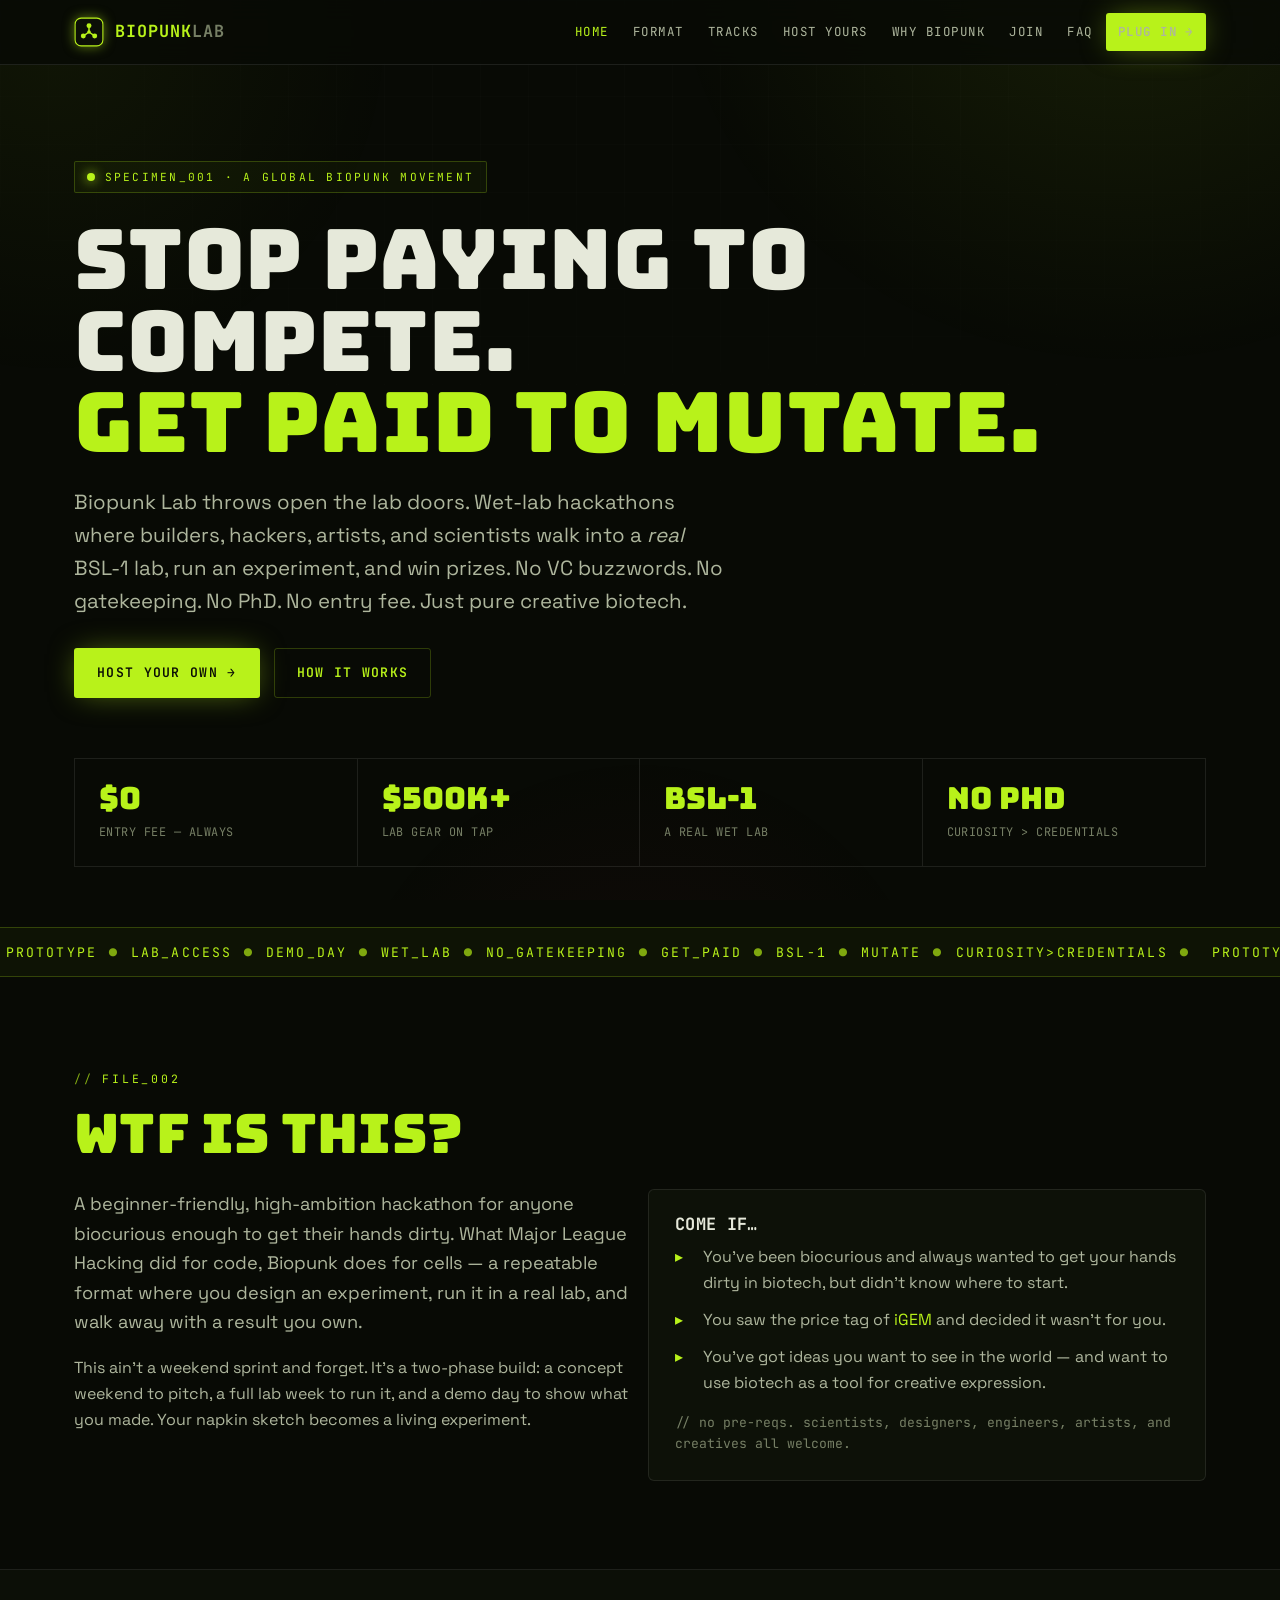
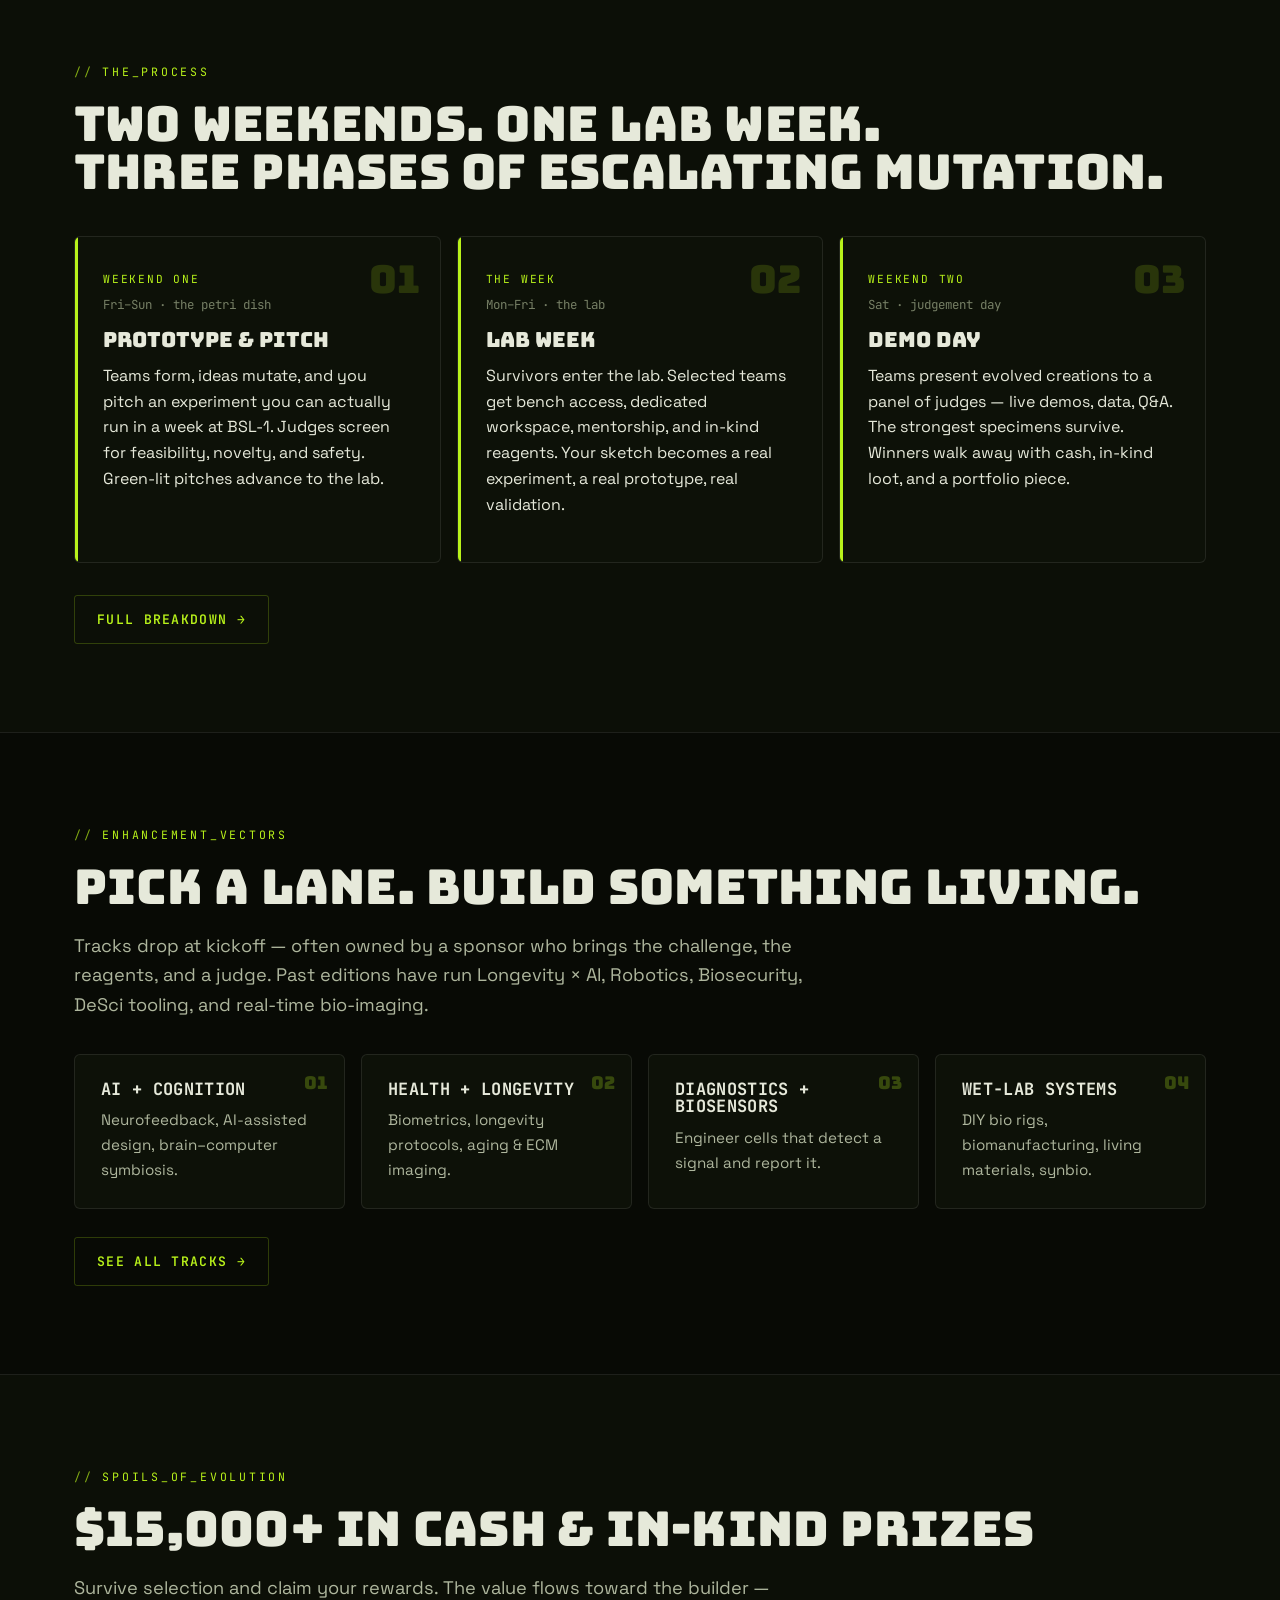
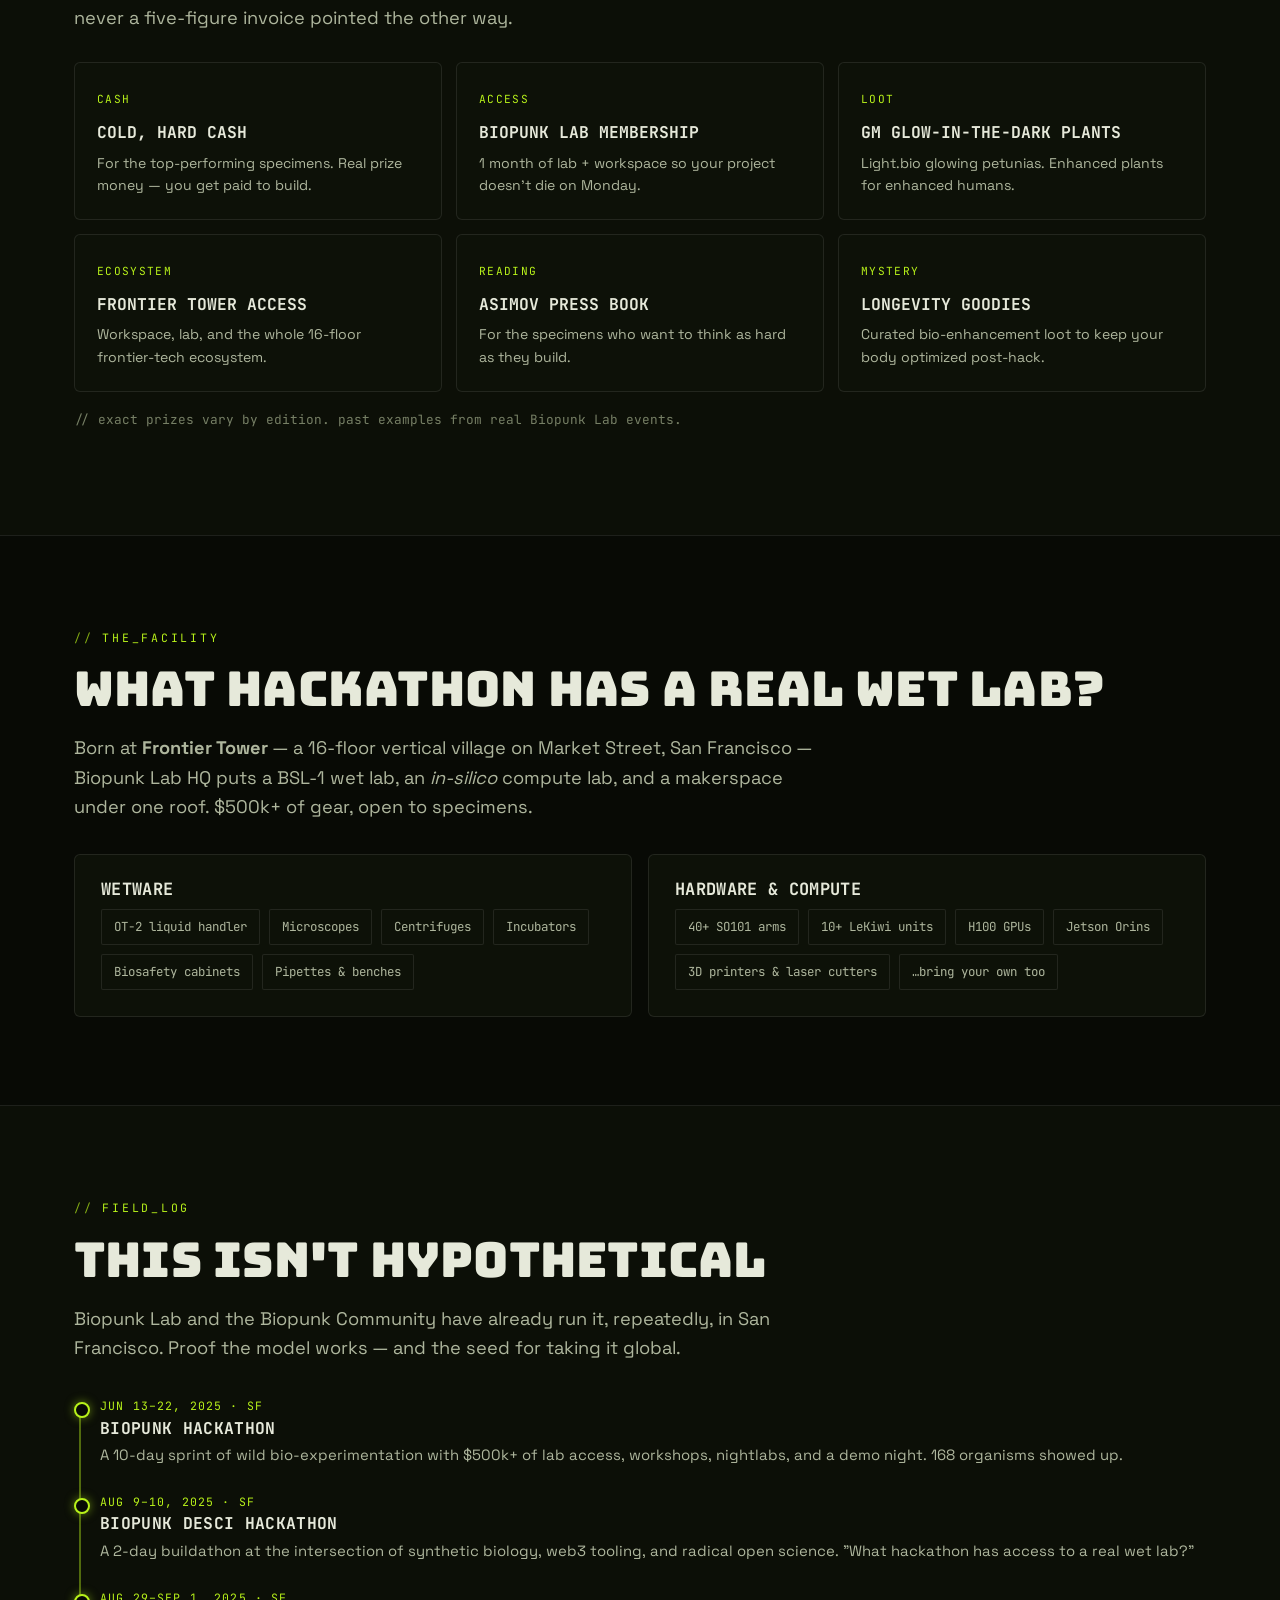
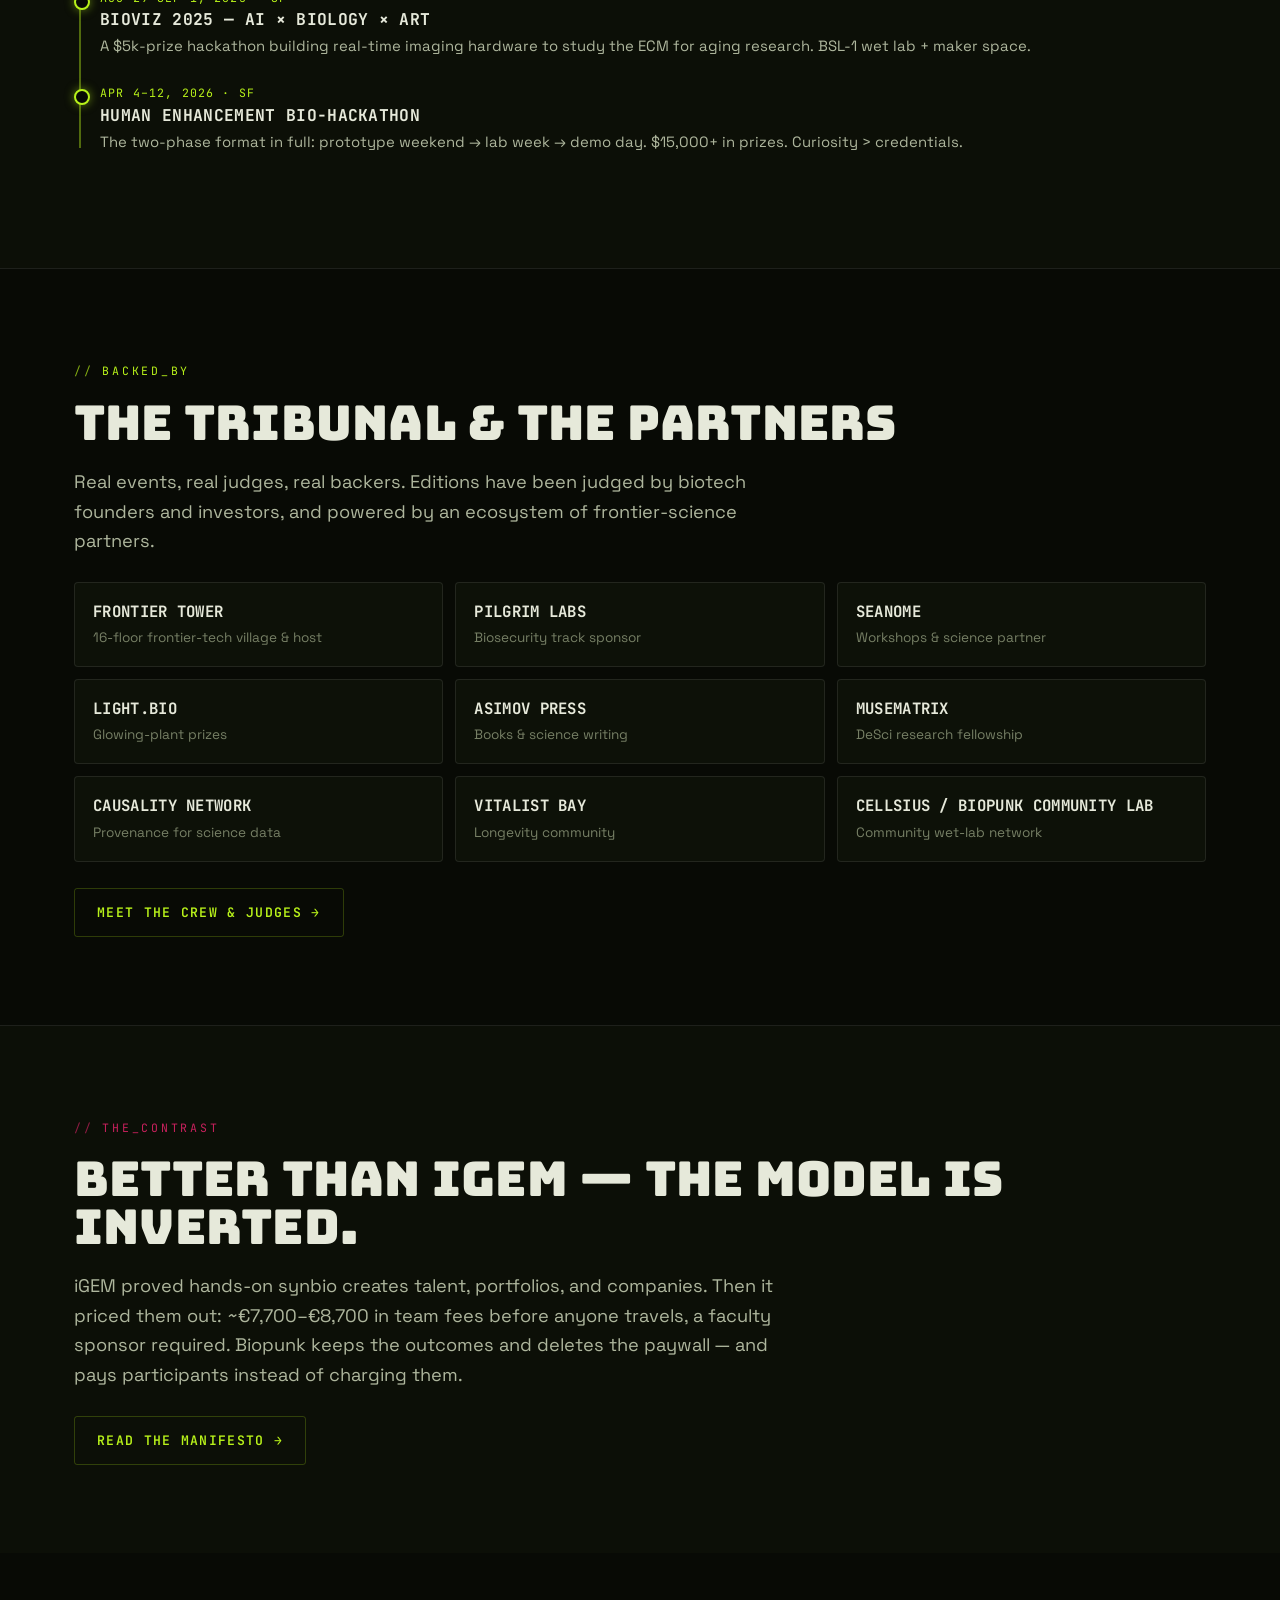
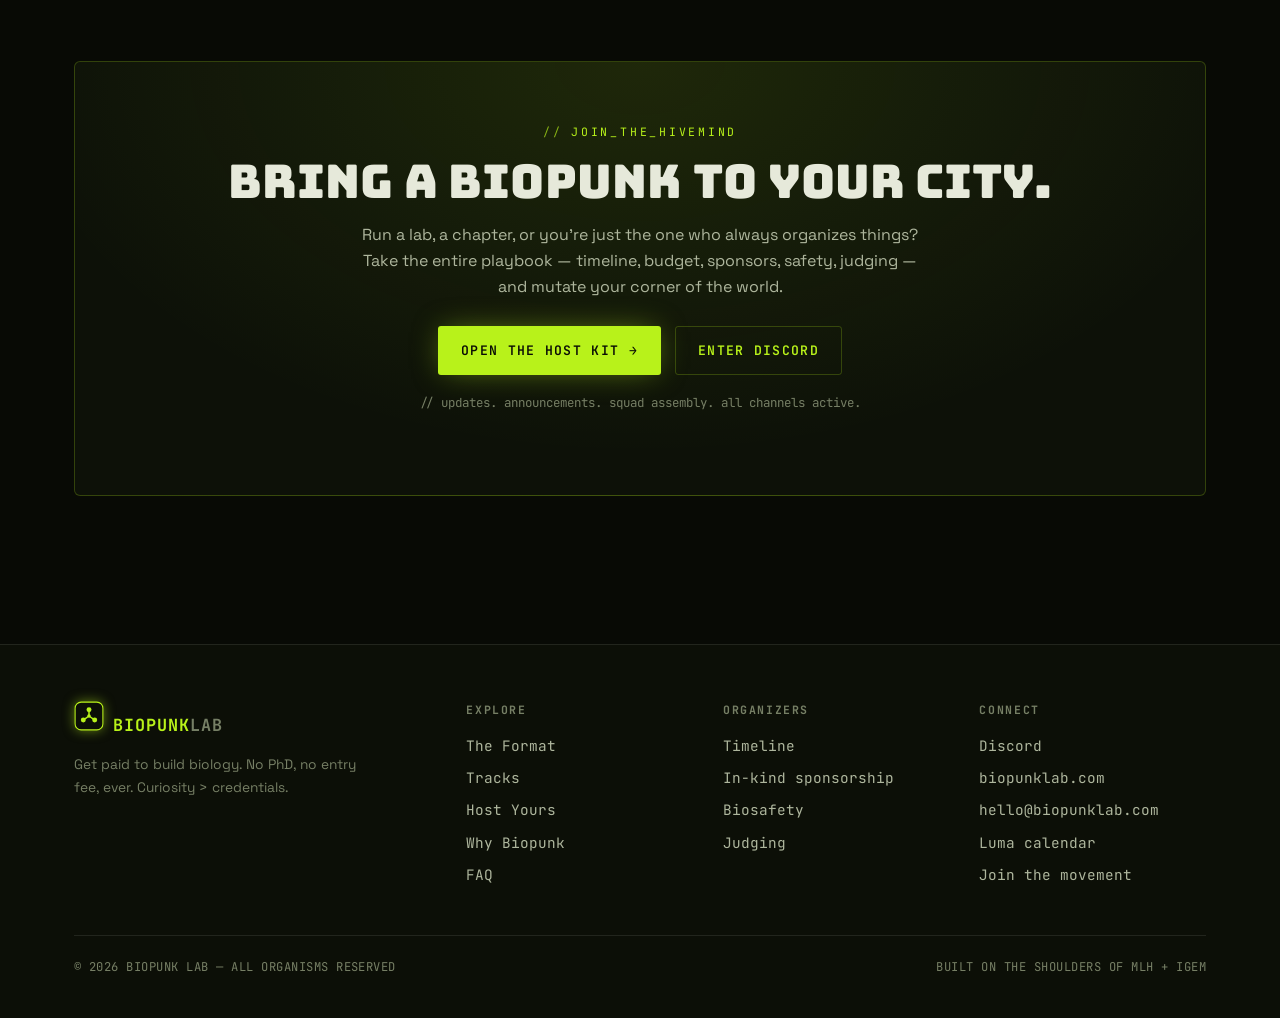
<file: index.html>
<!DOCTYPE html>
<html lang="en">
<head>
<meta charset="UTF-8">
<meta name="viewport" content="width=device-width, initial-scale=1.0">
<title>Biopunk Lab — Get paid to build biology</title>
<meta name="description" content="Biopunk Lab runs wet-lab hackathons where anyone can walk into a real BSL-1 lab, run an experiment, and win prizes. No PhD. No entry fee. Born at Frontier Tower SF — now a playbook to host your own.">
<link rel="preconnect" href="https://fonts.googleapis.com">
<link rel="preconnect" href="https://fonts.gstatic.com" crossorigin>
<link href="https://fonts.googleapis.com/css2?family=Bungee&family=JetBrains+Mono:wght@400;500;700&family=Permanent+Marker&family=Space+Grotesk:wght@400;500;600&display=swap" rel="stylesheet">
<link rel="stylesheet" href="styles.css">
<link rel="icon" href="data:image/svg+xml,<svg xmlns='http://www.w3.org/2000/svg' viewBox='0 0 32 32'><text y='26' font-size='26'>☣</text></svg>">
</head>
<body>

<!-- ============ NAV ============ -->
<nav class="nav">
  <div class="nav__inner">
    <a href="index.html" class="brand">
      <svg class="brand__mark" viewBox="0 0 40 40" fill="none" xmlns="http://www.w3.org/2000/svg">
        <rect x="1.5" y="1.5" width="37" height="37" rx="8" fill="#0c0f07" stroke="#b8f21a" stroke-width="1.4"/>
        <g stroke="#b8f21a" stroke-width="2" stroke-linecap="round"><path d="M20 20 20 12.5M20 20 13.2 24.8M20 20 26.8 24.8"/></g>
        <g fill="#b8f21a"><circle cx="20" cy="20" r="2.4"/><circle cx="20" cy="11.5" r="3.3"/><circle cx="12.4" cy="25.3" r="3.3"/><circle cx="27.6" cy="25.3" r="3.3"/></g>
      </svg>
      <span class="brand__txt"><span class="bio">BIOPUNK</span><span class="lab">LAB</span></span>
    </a>
    <button class="menu-btn" onclick="document.getElementById('nl').classList.toggle('show')">☰</button>
    <div class="nav__links" id="nl">
      <a href="index.html" class="active">Home</a>
      <a href="format.html">Format</a>
      <a href="tracks.html">Tracks</a>
      <a href="host.html">Host Yours</a>
      <a href="manifesto.html">Why Biopunk</a>
      <a href="get-involved.html">Join</a>
      <a href="faq.html">FAQ</a>
      <a href="host.html" class="btn btn--primary btn--sm">Plug In →</a>
    </div>
  </div>
</nav>

<!-- ============ HERO ============ -->
<header class="hero">
  <div class="wrap">
    <span class="hero__badge"><span class="dot"></span> Specimen_001 · a global biopunk movement</span>
    <h1>Stop paying to compete.<br><span class="hl">Get paid to mutate.</span></h1>
    <p class="hero__sub">Biopunk Lab throws open the lab doors. Wet-lab hackathons where builders, hackers, artists, and scientists walk into a <em>real</em> BSL-1 lab, run an experiment, and win prizes. No VC buzzwords. No gatekeeping. No PhD. No entry fee. Just pure creative biotech.</p>
    <div class="hero__cta">
      <a href="host.html" class="btn btn--primary">Host your own →</a>
      <a href="format.html" class="btn btn--ghost">How it works</a>
    </div>
    <div class="stats">
      <div class="stat"><div class="stat__n">$0</div><div class="stat__l">Entry fee — always</div></div>
      <div class="stat"><div class="stat__n">$500K+</div><div class="stat__l">Lab gear on tap</div></div>
      <div class="stat"><div class="stat__n">BSL-1</div><div class="stat__l">A real wet lab</div></div>
      <div class="stat"><div class="stat__n">NO PhD</div><div class="stat__l">Curiosity &gt; credentials</div></div>
    </div>
  </div>
</header>

<!-- ============ MARQUEE ============ -->
<div class="marquee">
  <div class="marquee__track">
    <span>PROTOTYPE</span><span class="sep">●</span><span>LAB_ACCESS</span><span class="sep">●</span><span>DEMO_DAY</span><span class="sep">●</span><span>WET_LAB</span><span class="sep">●</span><span>NO_GATEKEEPING</span><span class="sep">●</span><span>GET_PAID</span><span class="sep">●</span><span>BSL-1</span><span class="sep">●</span><span>MUTATE</span><span class="sep">●</span><span>CURIOSITY&gt;CREDENTIALS</span><span class="sep">●</span>
    <span>PROTOTYPE</span><span class="sep">●</span><span>LAB_ACCESS</span><span class="sep">●</span><span>DEMO_DAY</span><span class="sep">●</span><span>WET_LAB</span><span class="sep">●</span><span>NO_GATEKEEPING</span><span class="sep">●</span><span>GET_PAID</span><span class="sep">●</span><span>BSL-1</span><span class="sep">●</span><span>MUTATE</span><span class="sep">●</span><span>CURIOSITY&gt;CREDENTIALS</span><span class="sep">●</span>
  </div>
</div>

<!-- ============ WTF IS THIS ============ -->
<section class="section">
  <div class="wrap">
    <span class="kicker">File_002</span>
    <h2 class="marker" style="color:var(--acid);font-size:clamp(2rem,6vw,3.4rem)">WTF is this?</h2>
    <div class="grid grid-2" style="margin-top:28px">
      <div>
        <p class="lead">A beginner-friendly, high-ambition hackathon for anyone biocurious enough to get their hands dirty. What Major League Hacking did for code, Biopunk does for cells — a repeatable format where you design an experiment, run it in a real lab, and walk away with a result you own.</p>
        <p style="color:var(--ink-dim);margin-top:18px">This ain't a weekend sprint and forget. It's a two-phase build: a concept weekend to pitch, a full lab week to run it, and a demo day to show what you made. Your napkin sketch becomes a living experiment.</p>
      </div>
      <div class="card">
        <h3>Come if…</h3>
        <ul class="check" style="margin-top:6px">
          <li>You've been biocurious and always wanted to get your hands dirty in biotech, but didn't know where to start.</li>
          <li>You saw the price tag of <a href="manifesto.html" class="hl">iGEM</a> and decided it wasn't for you.</li>
          <li>You've got ideas you want to see in the world — and want to use biotech as a tool for creative expression.</li>
        </ul>
        <p class="mono" style="font-size:.82rem;color:var(--muted);margin-top:10px">// no pre-reqs. scientists, designers, engineers, artists, and creatives all welcome.</p>
      </div>
    </div>
  </div>
</section>

<div class="divider"></div>

<!-- ============ FORMAT TEASER ============ -->
<section class="section" style="background:var(--bg-2)">
  <div class="wrap">
    <span class="kicker">The_process</span>
    <h2>Two weekends. One lab week.<br>Three phases of escalating mutation.</h2>
    <div class="phases">
      <div class="phase">
        <span class="phase__no">01</span><span class="phase__tag">Weekend One</span>
        <div class="phase__when">Fri–Sun · the petri dish</div>
        <h3>Prototype &amp; Pitch</h3>
        <p>Teams form, ideas mutate, and you pitch an experiment you can actually run in a week at BSL-1. Judges screen for feasibility, novelty, and safety. Green-lit pitches advance to the lab.</p>
      </div>
      <div class="phase">
        <span class="phase__no">02</span><span class="phase__tag">The Week</span>
        <div class="phase__when">Mon–Fri · the lab</div>
        <h3>Lab Week</h3>
        <p>Survivors enter the lab. Selected teams get bench access, dedicated workspace, mentorship, and in-kind reagents. Your sketch becomes a real experiment, a real prototype, real validation.</p>
      </div>
      <div class="phase">
        <span class="phase__no">03</span><span class="phase__tag">Weekend Two</span>
        <div class="phase__when">Sat · judgement day</div>
        <h3>Demo Day</h3>
        <p>Teams present evolved creations to a panel of judges — live demos, data, Q&amp;A. The strongest specimens survive. Winners walk away with cash, in-kind loot, and a portfolio piece.</p>
      </div>
    </div>
    <div style="margin-top:32px"><a href="format.html" class="btn btn--ghost">Full breakdown →</a></div>
  </div>
</section>

<div class="divider"></div>

<!-- ============ TRACKS TEASER ============ -->
<section class="section">
  <div class="wrap">
    <span class="kicker">Enhancement_vectors</span>
    <h2>Pick a lane. Build something living.</h2>
    <p class="lead">Tracks drop at kickoff — often owned by a sponsor who brings the challenge, the reagents, and a judge. Past editions have run Longevity × AI, Robotics, Biosecurity, DeSci tooling, and real-time bio-imaging.</p>
    <div class="grid grid-4" style="margin-top:34px">
      <div class="card"><div class="card__num">01</div><h3>AI + Cognition</h3><p>Neurofeedback, AI-assisted design, brain–computer symbiosis.</p></div>
      <div class="card"><div class="card__num">02</div><h3>Health + Longevity</h3><p>Biometrics, longevity protocols, aging &amp; ECM imaging.</p></div>
      <div class="card"><div class="card__num">03</div><h3>Diagnostics + Biosensors</h3><p>Engineer cells that detect a signal and report it.</p></div>
      <div class="card"><div class="card__num">04</div><h3>Wet-Lab Systems</h3><p>DIY bio rigs, biomanufacturing, living materials, synbio.</p></div>
    </div>
    <div style="margin-top:28px"><a href="tracks.html" class="btn btn--ghost">See all tracks →</a></div>
  </div>
</section>

<div class="divider"></div>

<!-- ============ PRIZES ============ -->
<section class="section" style="background:var(--bg-2)">
  <div class="wrap">
    <span class="kicker">Spoils_of_evolution</span>
    <h2>$15,000+ in cash &amp; in-kind prizes</h2>
    <p class="lead">Survive selection and claim your rewards. The value flows toward the builder — never a five-figure invoice pointed the other way.</p>
    <div class="prizes">
      <div class="prize"><span class="rank">Cash</span><b>Cold, hard cash</b><p>For the top-performing specimens. Real prize money — you get paid to build.</p></div>
      <div class="prize"><span class="rank">Access</span><b>Biopunk Lab membership</b><p>1 month of lab + workspace so your project doesn't die on Monday.</p></div>
      <div class="prize"><span class="rank">Loot</span><b>GM glow-in-the-dark plants</b><p>Light.bio glowing petunias. Enhanced plants for enhanced humans.</p></div>
      <div class="prize"><span class="rank">Ecosystem</span><b>Frontier Tower access</b><p>Workspace, lab, and the whole 16-floor frontier-tech ecosystem.</p></div>
      <div class="prize"><span class="rank">Reading</span><b>Asimov Press book</b><p>For the specimens who want to think as hard as they build.</p></div>
      <div class="prize"><span class="rank">Mystery</span><b>Longevity goodies</b><p>Curated bio-enhancement loot to keep your body optimized post-hack.</p></div>
    </div>
    <p class="mono" style="font-size:.8rem;color:var(--muted);margin-top:18px">// exact prizes vary by edition. past examples from real Biopunk Lab events.</p>
  </div>
</section>

<div class="divider"></div>

<!-- ============ THE LAB ============ -->
<section class="section">
  <div class="wrap">
    <span class="kicker">The_facility</span>
    <h2>What hackathon has a real wet lab?</h2>
    <p class="lead">Born at <strong>Frontier Tower</strong> — a 16-floor vertical village on Market Street, San Francisco — Biopunk Lab HQ puts a BSL-1 wet lab, an <em>in-silico</em> compute lab, and a makerspace under one roof. $500k+ of gear, open to specimens.</p>
    <div class="grid grid-2" style="margin-top:32px">
      <div class="card">
        <h3>Wetware</h3>
        <div class="pills" style="margin-top:8px">
          <span class="pill">OT-2 liquid handler</span><span class="pill">Microscopes</span><span class="pill">Centrifuges</span><span class="pill">Incubators</span><span class="pill">Biosafety cabinets</span><span class="pill">Pipettes &amp; benches</span>
        </div>
      </div>
      <div class="card">
        <h3>Hardware &amp; compute</h3>
        <div class="pills" style="margin-top:8px">
          <span class="pill">40+ SO101 arms</span><span class="pill">10+ LeKiwi units</span><span class="pill">H100 GPUs</span><span class="pill">Jetson Orins</span><span class="pill">3D printers &amp; laser cutters</span><span class="pill">…bring your own too</span>
        </div>
      </div>
    </div>
  </div>
</section>

<div class="divider"></div>

<!-- ============ PAST EDITIONS ============ -->
<section class="section" style="background:var(--bg-2)">
  <div class="wrap">
    <span class="kicker">Field_log</span>
    <h2>This isn't hypothetical</h2>
    <p class="lead">Biopunk Lab and the Biopunk Community have already run it, repeatedly, in San Francisco. Proof the model works — and the seed for taking it global.</p>
    <div class="timeline" style="margin-top:34px">
      <div class="tl"><div class="tl__when">Jun 13–22, 2025 · SF</div><h4>Biopunk Hackathon</h4><p>A 10-day sprint of wild bio-experimentation with $500k+ of lab access, workshops, nightlabs, and a demo night. 168 organisms showed up.</p></div>
      <div class="tl"><div class="tl__when">Aug 9–10, 2025 · SF</div><h4>Biopunk DeSci Hackathon</h4><p>A 2-day buildathon at the intersection of synthetic biology, web3 tooling, and radical open science. "What hackathon has access to a real wet lab?"</p></div>
      <div class="tl"><div class="tl__when">Aug 29–Sep 1, 2025 · SF</div><h4>BioViz 2025 — AI × Biology × Art</h4><p>A $5k-prize hackathon building real-time imaging hardware to study the ECM for aging research. BSL-1 wet lab + maker space.</p></div>
      <div class="tl"><div class="tl__when">Apr 4–12, 2026 · SF</div><h4>Human Enhancement Bio-Hackathon</h4><p>The two-phase format in full: prototype weekend → lab week → demo day. $15,000+ in prizes. Curiosity &gt; credentials.</p></div>
    </div>
  </div>
</section>

<div class="divider"></div>

<!-- ============ BACKED BY ============ -->
<section class="section">
  <div class="wrap">
    <span class="kicker">Backed_by</span>
    <h2>The tribunal &amp; the partners</h2>
    <p class="lead">Real events, real judges, real backers. Editions have been judged by biotech founders and investors, and powered by an ecosystem of frontier-science partners.</p>
    <div class="roster">
      <div class="rost"><b>Frontier Tower</b><span>16-floor frontier-tech village &amp; host</span></div>
      <div class="rost"><b>Pilgrim Labs</b><span>Biosecurity track sponsor</span></div>
      <div class="rost"><b>Seanome</b><span>Workshops &amp; science partner</span></div>
      <div class="rost"><b>Light.bio</b><span>Glowing-plant prizes</span></div>
      <div class="rost"><b>Asimov Press</b><span>Books &amp; science writing</span></div>
      <div class="rost"><b>MuseMatrix</b><span>DeSci research fellowship</span></div>
      <div class="rost"><b>Causality Network</b><span>Provenance for science data</span></div>
      <div class="rost"><b>Vitalist Bay</b><span>Longevity community</span></div>
      <div class="rost"><b>Cellsius / Biopunk Community Lab</b><span>Community wet-lab network</span></div>
    </div>
    <div style="margin-top:26px"><a href="get-involved.html" class="btn btn--ghost">Meet the crew &amp; judges →</a></div>
  </div>
</section>

<div class="divider"></div>

<!-- ============ WHY / iGEM teaser ============ -->
<section class="section" style="background:var(--bg-2)">
  <div class="wrap">
    <span class="kicker kicker--blood">The_contrast</span>
    <h2>Better than iGEM — the model is inverted.</h2>
    <p class="lead">iGEM proved hands-on synbio creates talent, portfolios, and companies. Then it priced them out: ~€7,700–€8,700 in team fees before anyone travels, a faculty sponsor required. Biopunk keeps the outcomes and deletes the paywall — and pays participants instead of charging them.</p>
    <div style="margin-top:26px"><a href="manifesto.html" class="btn btn--ghost">Read the manifesto →</a></div>
  </div>
</section>

<!-- ============ HOST CTA ============ -->
<section class="section">
  <div class="wrap">
    <div class="cta-band">
      <span class="kicker" style="justify-content:center">Join_the_hivemind</span>
      <h2>Bring a Biopunk to your city.</h2>
      <p>Run a lab, a chapter, or you're just the one who always organizes things? Take the entire playbook — timeline, budget, sponsors, safety, judging — and mutate your corner of the world.</p>
      <div class="hero__cta" style="justify-content:center">
        <a href="host.html" class="btn btn--primary">Open the host kit →</a>
        <a href="https://discord.gg/RqJb58Fh" target="_blank" rel="noopener" class="btn btn--ghost">Enter Discord</a>
      </div>
      <p class="mono" style="font-size:.78rem;color:var(--muted);margin-top:18px">// updates. announcements. squad assembly. all channels active.</p>
    </div>
  </div>
</section>

<!-- ============ FOOTER ============ -->
<footer class="footer">
  <div class="wrap">
    <div class="footer__grid">
      <div>
        <a href="index.html" class="brand" style="margin-bottom:14px">
          <svg class="brand__mark" viewBox="0 0 40 40" fill="none"><rect x="1.5" y="1.5" width="37" height="37" rx="8" fill="#0c0f07" stroke="#b8f21a" stroke-width="1.4"/><g stroke="#b8f21a" stroke-width="2" stroke-linecap="round"><path d="M20 20 20 12.5M20 20 13.2 24.8M20 20 26.8 24.8"/></g><g fill="#b8f21a"><circle cx="20" cy="20" r="2.4"/><circle cx="20" cy="11.5" r="3.3"/><circle cx="12.4" cy="25.3" r="3.3"/><circle cx="27.6" cy="25.3" r="3.3"/></g></svg>
          <span class="brand__txt"><span class="bio">BIOPUNK</span><span class="lab">LAB</span></span>
        </a>
        <p class="footer__note">Get paid to build biology. No PhD, no entry fee, ever. Curiosity &gt; credentials.</p>
      </div>
      <div><h5>Explore</h5><a href="format.html">The Format</a><a href="tracks.html">Tracks</a><a href="host.html">Host Yours</a><a href="manifesto.html">Why Biopunk</a><a href="faq.html">FAQ</a></div>
      <div><h5>Organizers</h5><a href="host.html#timeline">Timeline</a><a href="host.html#sponsorship">In-kind sponsorship</a><a href="host.html#safety">Biosafety</a><a href="host.html#judging">Judging</a></div>
      <div><h5>Connect</h5><a href="https://discord.gg/RqJb58Fh" target="_blank" rel="noopener">Discord</a><a href="https://www.biopunklab.com/" target="_blank" rel="noopener">biopunklab.com</a><a href="mailto:hello@biopunklab.com">hello@biopunklab.com</a><a href="https://luma.com/biopunk" target="_blank" rel="noopener">Luma calendar</a><a href="get-involved.html">Join the movement</a></div>
    </div>
    <div class="footer__base"><span>© 2026 Biopunk Lab — all organisms reserved</span><span>Built on the shoulders of MLH + iGEM</span></div>
  </div>
</footer>

</body>
</html>
</file>
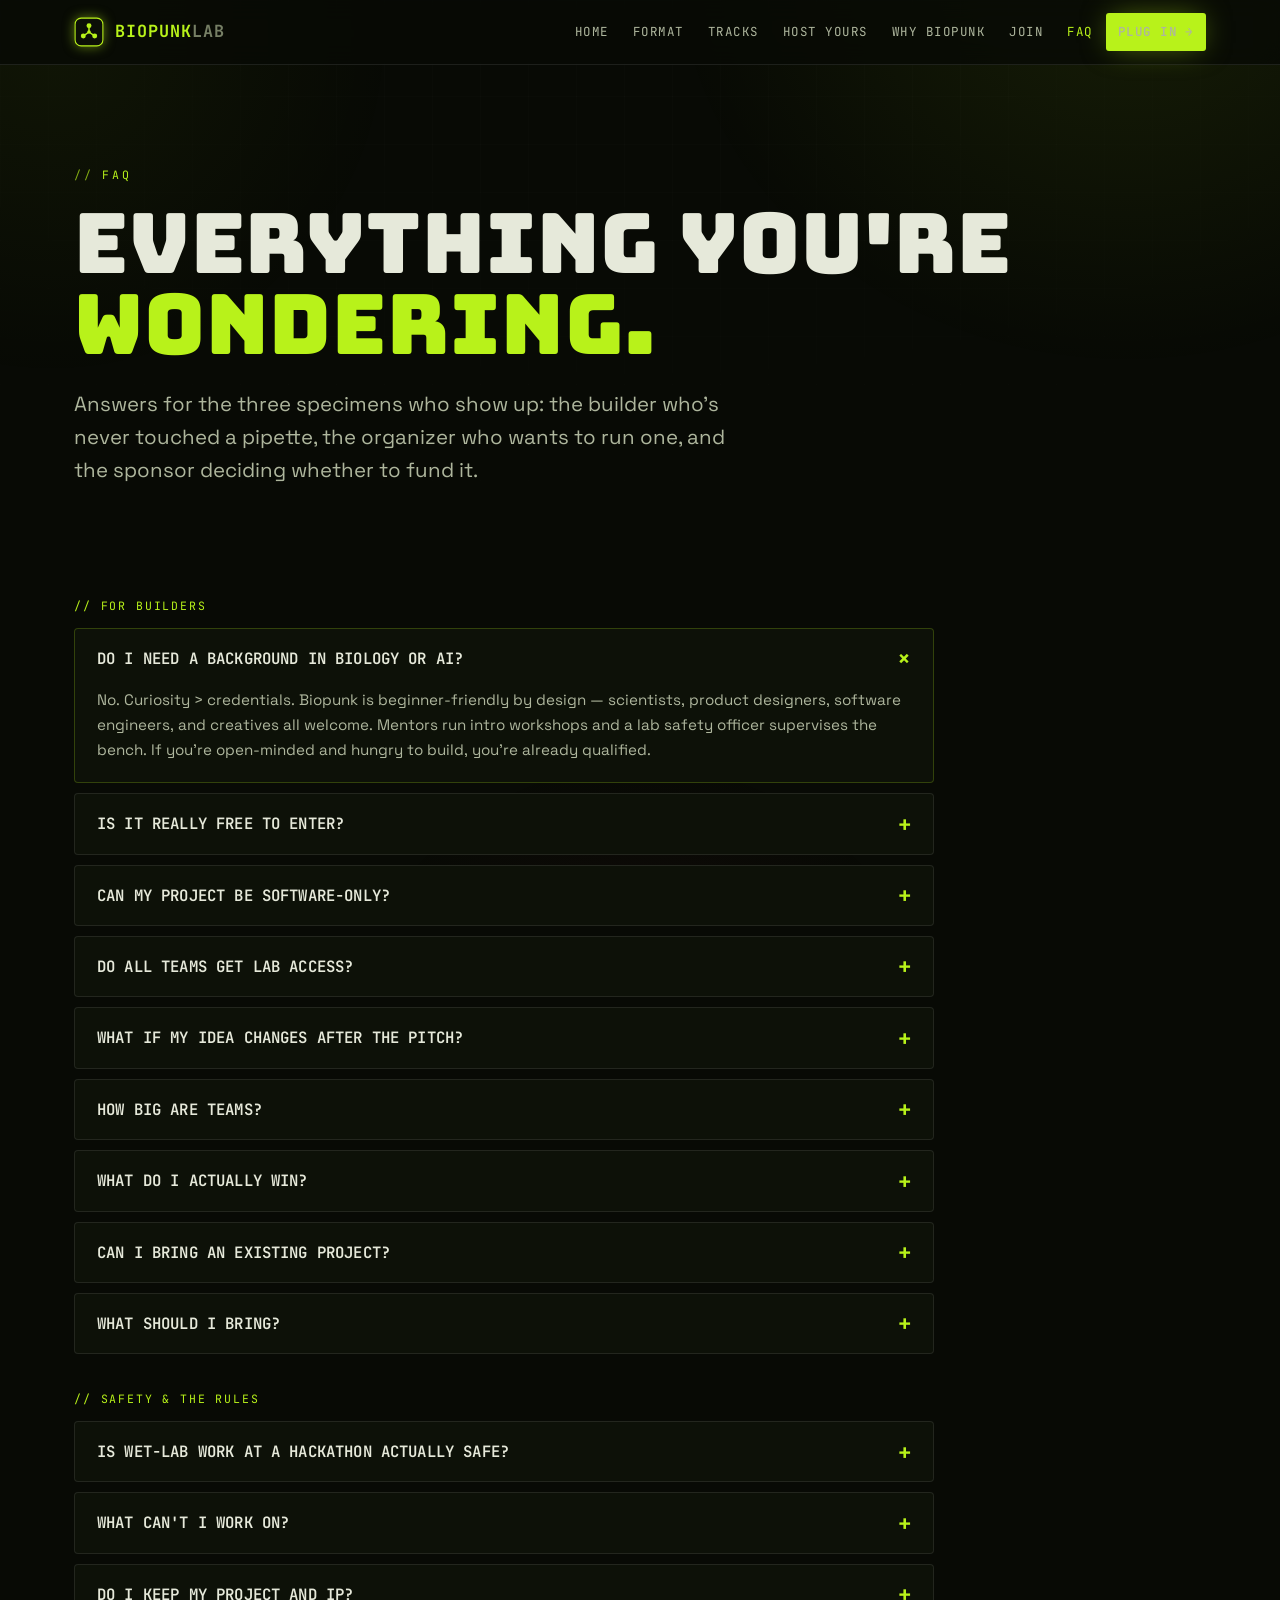
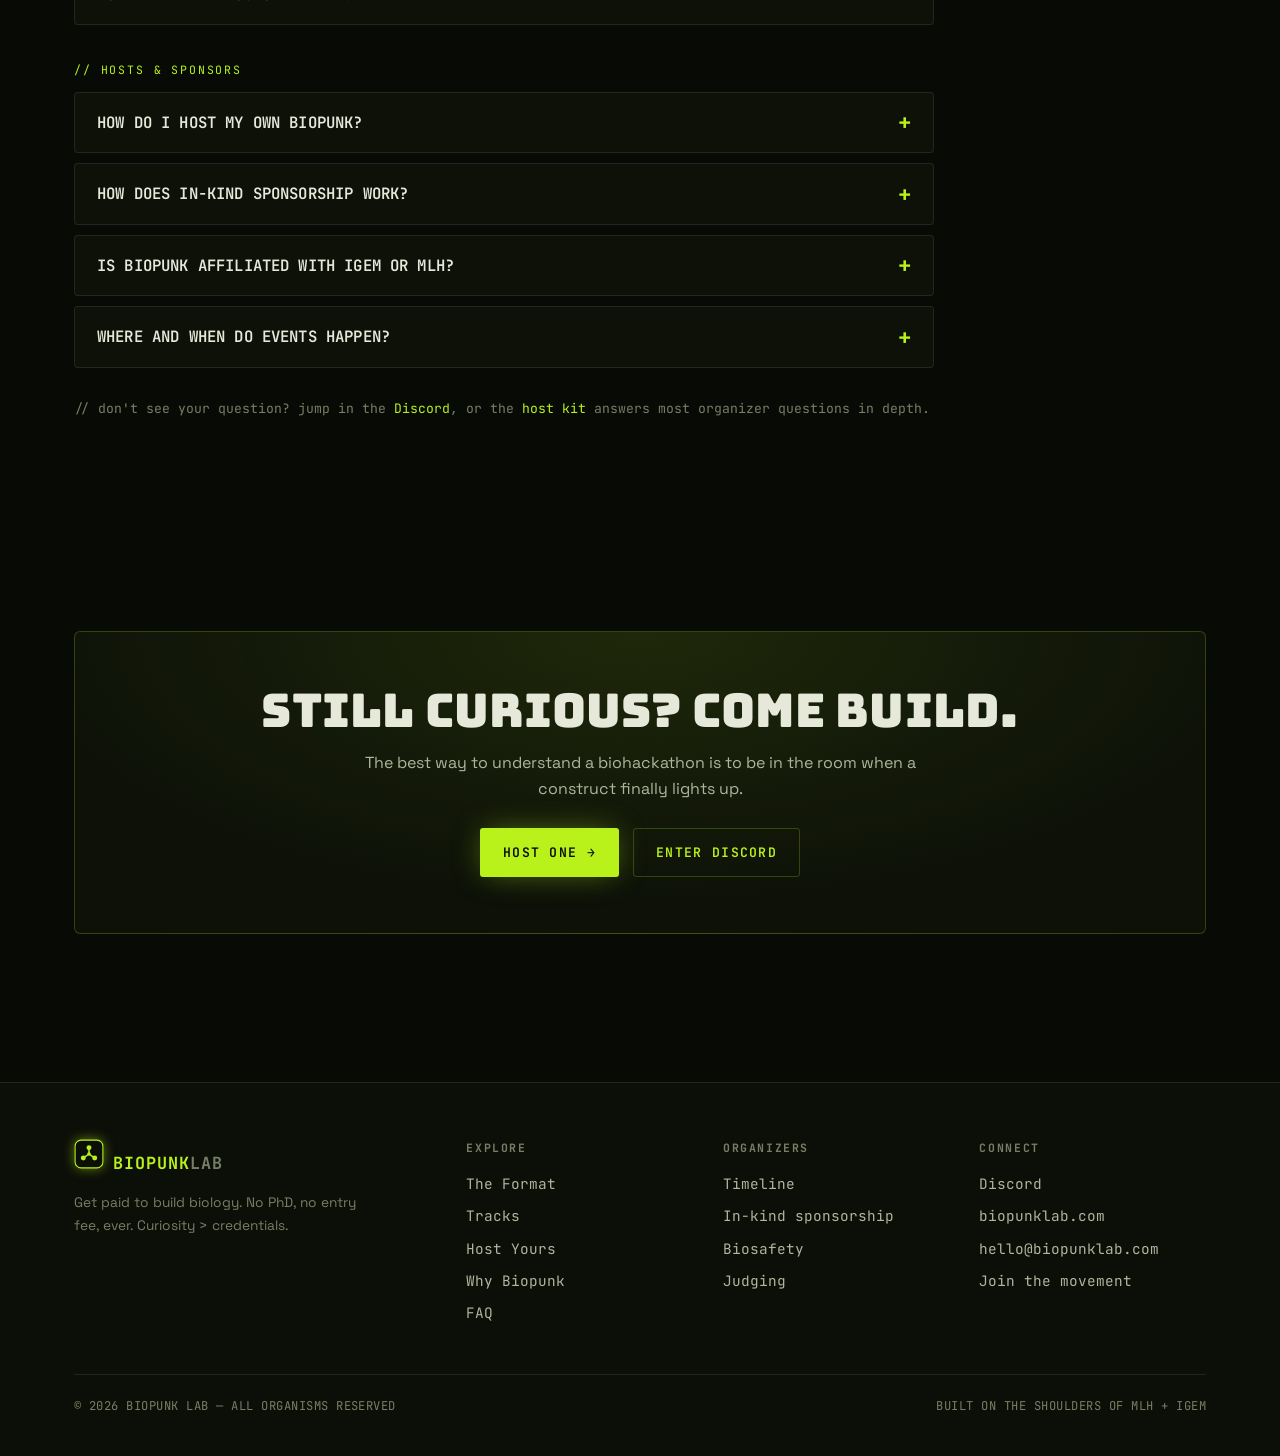
<file: faq.html>
<!DOCTYPE html>
<html lang="en">
<head>
<meta charset="UTF-8">
<meta name="viewport" content="width=device-width, initial-scale=1.0">
<title>FAQ — Biopunk Lab</title>
<meta name="description" content="Frequently asked questions about Biopunk hackathons — for builders, hosts, and sponsors. Do I need a background? Is it free? Do all teams get lab access? What can't I work on?">
<link rel="preconnect" href="https://fonts.googleapis.com">
<link rel="preconnect" href="https://fonts.gstatic.com" crossorigin>
<link href="https://fonts.googleapis.com/css2?family=Bungee&family=JetBrains+Mono:wght@400;500;700&family=Permanent+Marker&family=Space+Grotesk:wght@400;500;600&display=swap" rel="stylesheet">
<link rel="stylesheet" href="styles.css">
<link rel="icon" href="data:image/svg+xml,<svg xmlns='http://www.w3.org/2000/svg' viewBox='0 0 32 32'><text y='26' font-size='26'>☣</text></svg>">
</head>
<body>

<nav class="nav">
  <div class="nav__inner">
    <a href="index.html" class="brand">
      <svg class="brand__mark" viewBox="0 0 40 40" fill="none" xmlns="http://www.w3.org/2000/svg"><rect x="1.5" y="1.5" width="37" height="37" rx="8" fill="#0c0f07" stroke="#b8f21a" stroke-width="1.4"/><g stroke="#b8f21a" stroke-width="2" stroke-linecap="round"><path d="M20 20 20 12.5M20 20 13.2 24.8M20 20 26.8 24.8"/></g><g fill="#b8f21a"><circle cx="20" cy="20" r="2.4"/><circle cx="20" cy="11.5" r="3.3"/><circle cx="12.4" cy="25.3" r="3.3"/><circle cx="27.6" cy="25.3" r="3.3"/></g></svg>
      <span class="brand__txt"><span class="bio">BIOPUNK</span><span class="lab">LAB</span></span>
    </a>
    <button class="menu-btn" onclick="document.getElementById('nl').classList.toggle('show')">☰</button>
    <div class="nav__links" id="nl">
      <a href="index.html">Home</a>
      <a href="format.html">Format</a>
      <a href="tracks.html">Tracks</a>
      <a href="host.html">Host Yours</a>
      <a href="manifesto.html">Why Biopunk</a>
      <a href="get-involved.html">Join</a>
      <a href="faq.html" class="active">FAQ</a>
      <a href="host.html" class="btn btn--primary btn--sm">Plug In →</a>
    </div>
  </div>
</nav>

<header class="hero" style="padding-bottom:26px">
  <div class="wrap">
    <span class="kicker">FAQ</span>
    <h1>Everything you're <span class="hl">wondering.</span></h1>
    <p class="hero__sub">Answers for the three specimens who show up: the builder who's never touched a pipette, the organizer who wants to run one, and the sponsor deciding whether to fund it.</p>
  </div>
</header>

<section class="section" style="padding-top:18px">
  <div class="wrap">
    <div class="faq">

      <div class="faqcat">// For builders</div>

      <details open>
        <summary>Do I need a background in biology or AI?</summary>
        <div class="a"><p>No. Curiosity &gt; credentials. Biopunk is beginner-friendly by design — scientists, product designers, software engineers, and creatives all welcome. Mentors run intro workshops and a lab safety officer supervises the bench. If you're open-minded and hungry to build, you're already qualified.</p></div>
      </details>

      <details>
        <summary>Is it really free to enter?</summary>
        <div class="a"><p>Yes — no entry fee, ever. That's the whole contrast with iGEM, where teams pay roughly €7,700–€8,700 before anyone travels. At a Biopunk, in-kind sponsors cover the expensive part (reagents, DNA, sequencing, lab time), and money flows <em>toward</em> participants as prizes.</p></div>
      </details>

      <details>
        <summary>Can my project be software-only?</summary>
        <div class="a"><p>Yes. Plenty of winning projects are software, AI, or design. But the thing that makes Biopunk different from every other hackathon is the wet lab — so if your idea can touch a bench, we'll help you get it there.</p></div>
      </details>

      <details>
        <summary>Do all teams get lab access?</summary>
        <div class="a"><p>The prototype weekend is open to everyone. Lab week is where selection kicks in: teams that pitch a feasible, safe, green-lit experiment advance to the bench with dedicated workspace, mentorship, and reagents. It's a two-phase build — not everyone advances, and that's the point.</p></div>
      </details>

      <details>
        <summary>What if my idea changes after the pitch?</summary>
        <div class="a"><p>Expected — ideas mutate. As long as the pivot stays inside the biosafety envelope (BSL-1, non-human, non-clinical) and your Lab &amp; Safety Lead signs off, evolve away. That's science.</p></div>
      </details>

      <details>
        <summary>How big are teams?</summary>
        <div class="a"><p>Teams of 2–4 organisms. No lone wolves — form your pack onsite at the team-formation mixer. We encourage mixed backgrounds: tech, bio, design, chaos.</p></div>
      </details>

      <details>
        <summary>What do I actually win?</summary>
        <div class="a"><p>Real Biopunk editions handed out $15,000+ in cash and in-kind prizes — cash, a month of Biopunk Lab membership, Light.bio glowing petunias, Asimov Press books, discounted longevity-conference tickets, and mystery bio-loot. Plus the project itself, and you keep it as a portfolio piece.</p></div>
      </details>

      <details>
        <summary>Can I bring an existing project?</summary>
        <div class="a"><p>Biopunk favors building from scratch, in the moment — no recycled ideas. Bring your skills, your curiosity, and your own hardware/wetware if you want, but the build happens during the event.</p></div>
      </details>

      <details>
        <summary>What should I bring?</summary>
        <div class="a"><p>A laptop, a notebook, and an open mind. The lab gives the bench, equipment, and reagents. Sign up on the Discord ahead of time for team formation and pre-event workshops. You can also bring your own hardware or wetware.</p></div>
      </details>

      <div class="faqcat">// Safety &amp; the rules</div>

      <details>
        <summary>Is wet-lab work at a hackathon actually safe?</summary>
        <div class="a"><p>Yes, when it stays inside the envelope Biopunk builds around: <strong>BSL-1</strong> — well-characterized, non-pathogenic organisms (E. coli K-12, baker's yeast, standard cloning strains) on open benches. Every participant completes a safety induction before unsupervised access, the lab's safety officer supervises, and every project passes a written risk assessment at the pitch stage.</p></div>
      </details>

      <details>
        <summary>What can't I work on?</summary>
        <div class="a"><p>The pitch gate rules out anything human-subject (including your own samples or self-experimentation), animal work, clinical claims, gain-of-function, select agents, or anything above BSL-1. Also out for a one-week format: mammalian stable cell lines, directed evolution, and large-scale fermentation. Screened <em>before</em> reagents are ordered — see the <a href="host.html#safety">biosafety gate</a>.</p></div>
      </details>

      <details>
        <summary>Do I keep my project and IP?</summary>
        <div class="a"><p>Under the get-and-give ethos of this community, teams document projects openly in the gallery so the next team can learn from them — like open-source software. Each event's organizer and any track sponsor set the specific IP terms, so read your event's rules. Rule of thumb: you keep your work and your portfolio. Sponsors get visibility and recruiting access, not ownership.</p></div>
      </details>

      <div class="faqcat">// Hosts &amp; sponsors</div>

      <details>
        <summary>How do I host my own Biopunk?</summary>
        <div class="a"><p>Start with the <a href="host.html">host kit</a> — the full step-by-step, from timeline and crew to budget, sponsorship, securing a lab, biosafety, judging, and demo-day run of show. Short version: partner with a community lab, lock reagent sponsors early, and work backwards from demo day. Then tell us on the <a href="get-involved.html">Join</a> page and we'll help connect the pieces.</p></div>
      </details>

      <details>
        <summary>How does in-kind sponsorship work?</summary>
        <div class="a"><p>Instead of cash, companies donate product and service access — synthetic DNA, reagents, sequencing, software, compute, or equipment time — which participants use during the lab week. It dramatically cuts the budget and gives sponsors brand exposure and recruiting access. See the <a href="host.html#sponsorship">roster and tiers</a>.</p></div>
      </details>

      <details>
        <summary>Is Biopunk affiliated with iGEM or MLH?</summary>
        <div class="a"><p>No. Biopunk is independent, but borrows openly from both: MLH's league branding, open organizer guide, and judging science, and iGEM's scientific rigor and biosafety culture. MLH's organizer guide is Creative-Commons licensed, which is why so much of the playbook adapts so cleanly.</p></div>
      </details>

      <details>
        <summary>Where and when do events happen?</summary>
        <div class="a"><p>It started at Frontier Tower in San Francisco (995 Market St) and it is built to run locally and repeatably anywhere there's a host and a willing community lab. Check <a href="https://luma.com/biopunk" target="_blank" rel="noopener">the Luma calendar</a> and <a href="get-involved.html">Join</a> for the founding-host network — or start one yourself.</p></div>
      </details>

    </div>

    <p class="mono" style="font-size:.82rem;color:var(--muted);margin-top:30px">// don't see your question? jump in the <a href="https://discord.gg/RqJb58Fh" target="_blank" rel="noopener" class="hl">Discord</a>, or the <a href="host.html" class="hl">host kit</a> answers most organizer questions in depth.</p>
  </div>
</section>

<section class="section">
  <div class="wrap">
    <div class="cta-band">
      <h2>Still curious? Come build.</h2>
      <p>The best way to understand a biohackathon is to be in the room when a construct finally lights up.</p>
      <div class="hero__cta" style="justify-content:center">
        <a href="host.html" class="btn btn--primary">Host one →</a>
        <a href="https://discord.gg/RqJb58Fh" target="_blank" rel="noopener" class="btn btn--ghost">Enter Discord</a>
      </div>
    </div>
  </div>
</section>

<footer class="footer">
  <div class="wrap">
    <div class="footer__grid">
      <div>
        <a href="index.html" class="brand" style="margin-bottom:14px">
          <svg class="brand__mark" viewBox="0 0 40 40" fill="none"><rect x="1.5" y="1.5" width="37" height="37" rx="8" fill="#0c0f07" stroke="#b8f21a" stroke-width="1.4"/><g stroke="#b8f21a" stroke-width="2" stroke-linecap="round"><path d="M20 20 20 12.5M20 20 13.2 24.8M20 20 26.8 24.8"/></g><g fill="#b8f21a"><circle cx="20" cy="20" r="2.4"/><circle cx="20" cy="11.5" r="3.3"/><circle cx="12.4" cy="25.3" r="3.3"/><circle cx="27.6" cy="25.3" r="3.3"/></g></svg>
          <span class="brand__txt"><span class="bio">BIOPUNK</span><span class="lab">LAB</span></span>
        </a>
        <p class="footer__note">Get paid to build biology. No PhD, no entry fee, ever. Curiosity &gt; credentials.</p>
      </div>
      <div><h5>Explore</h5><a href="format.html">The Format</a><a href="tracks.html">Tracks</a><a href="host.html">Host Yours</a><a href="manifesto.html">Why Biopunk</a><a href="faq.html">FAQ</a></div>
      <div><h5>Organizers</h5><a href="host.html#timeline">Timeline</a><a href="host.html#sponsorship">In-kind sponsorship</a><a href="host.html#safety">Biosafety</a><a href="host.html#judging">Judging</a></div>
      <div><h5>Connect</h5><a href="https://discord.gg/RqJb58Fh" target="_blank" rel="noopener">Discord</a><a href="https://www.biopunklab.com/" target="_blank" rel="noopener">biopunklab.com</a><a href="mailto:hello@biopunklab.com">hello@biopunklab.com</a><a href="get-involved.html">Join the movement</a></div>
    </div>
    <div class="footer__base"><span>© 2026 Biopunk Lab — all organisms reserved</span><span>Built on the shoulders of MLH + iGEM</span></div>
  </div>
</footer>

</body>
</html>
</file>
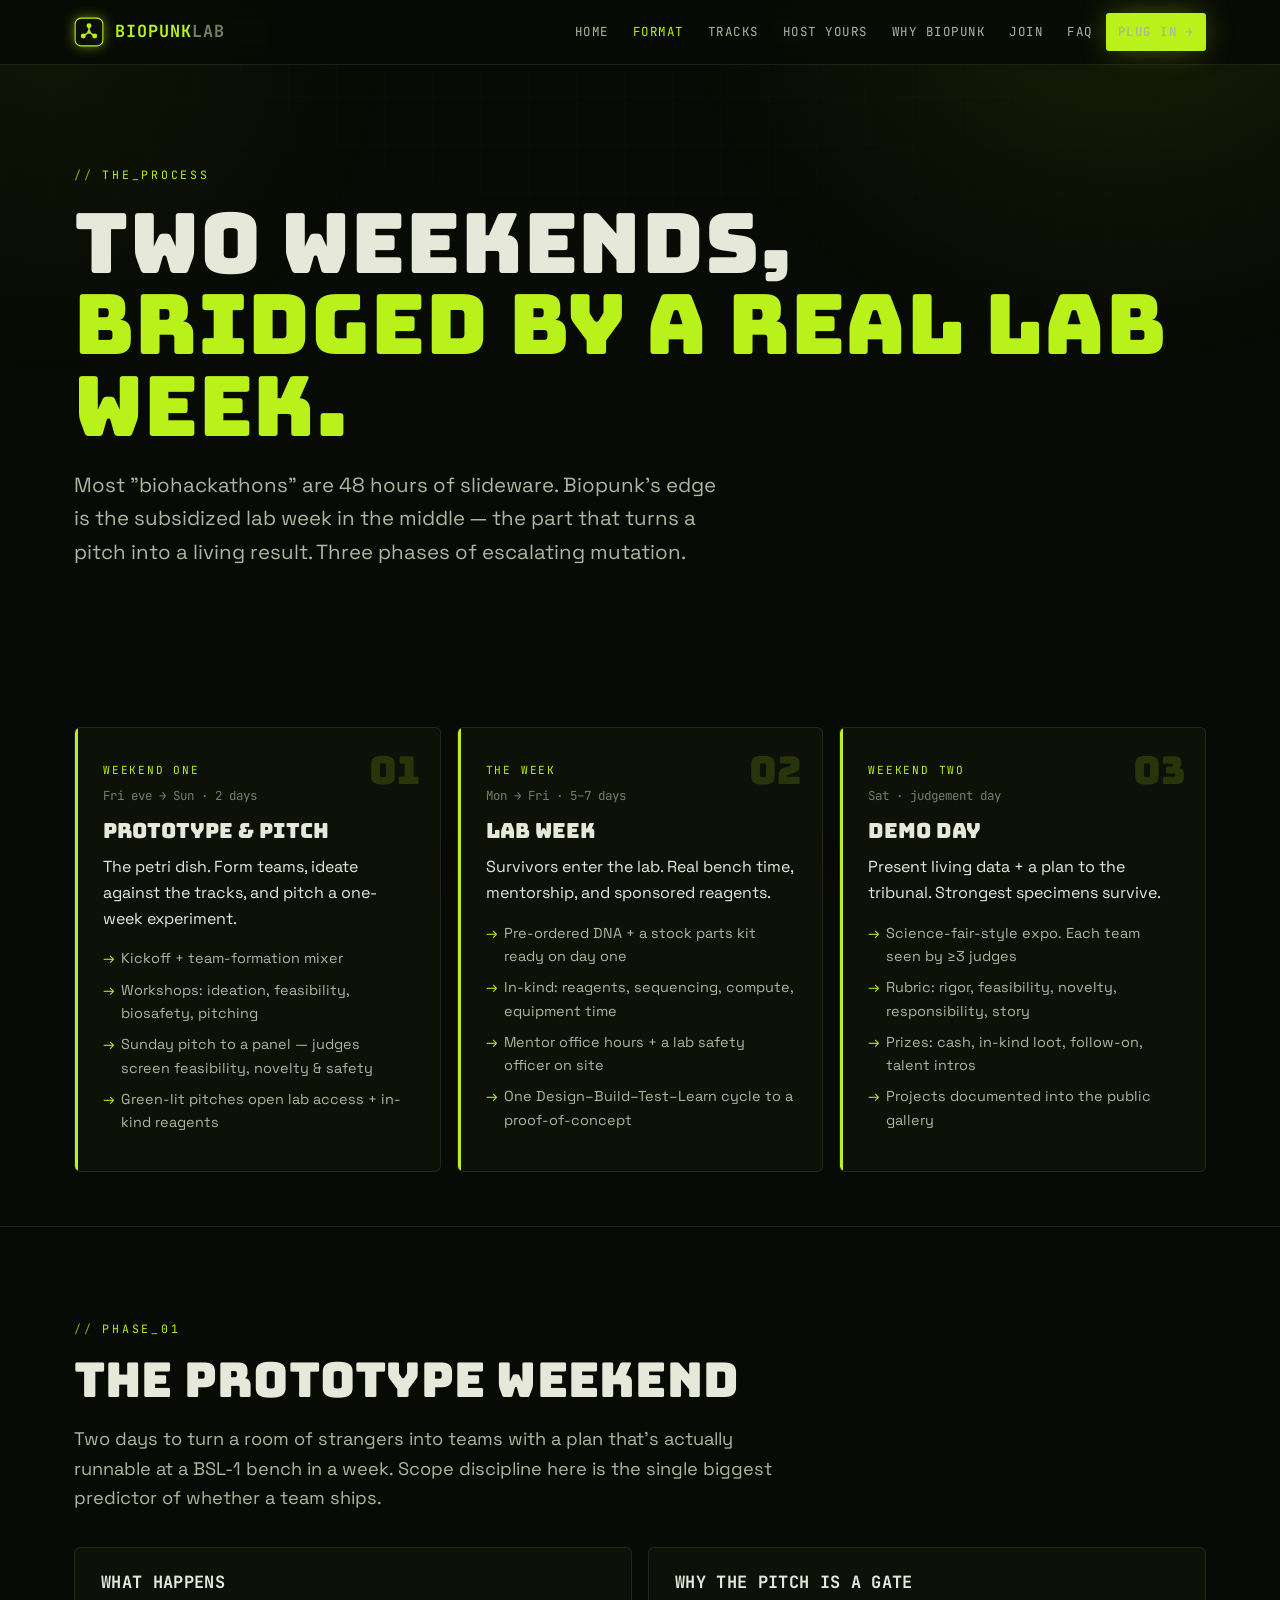
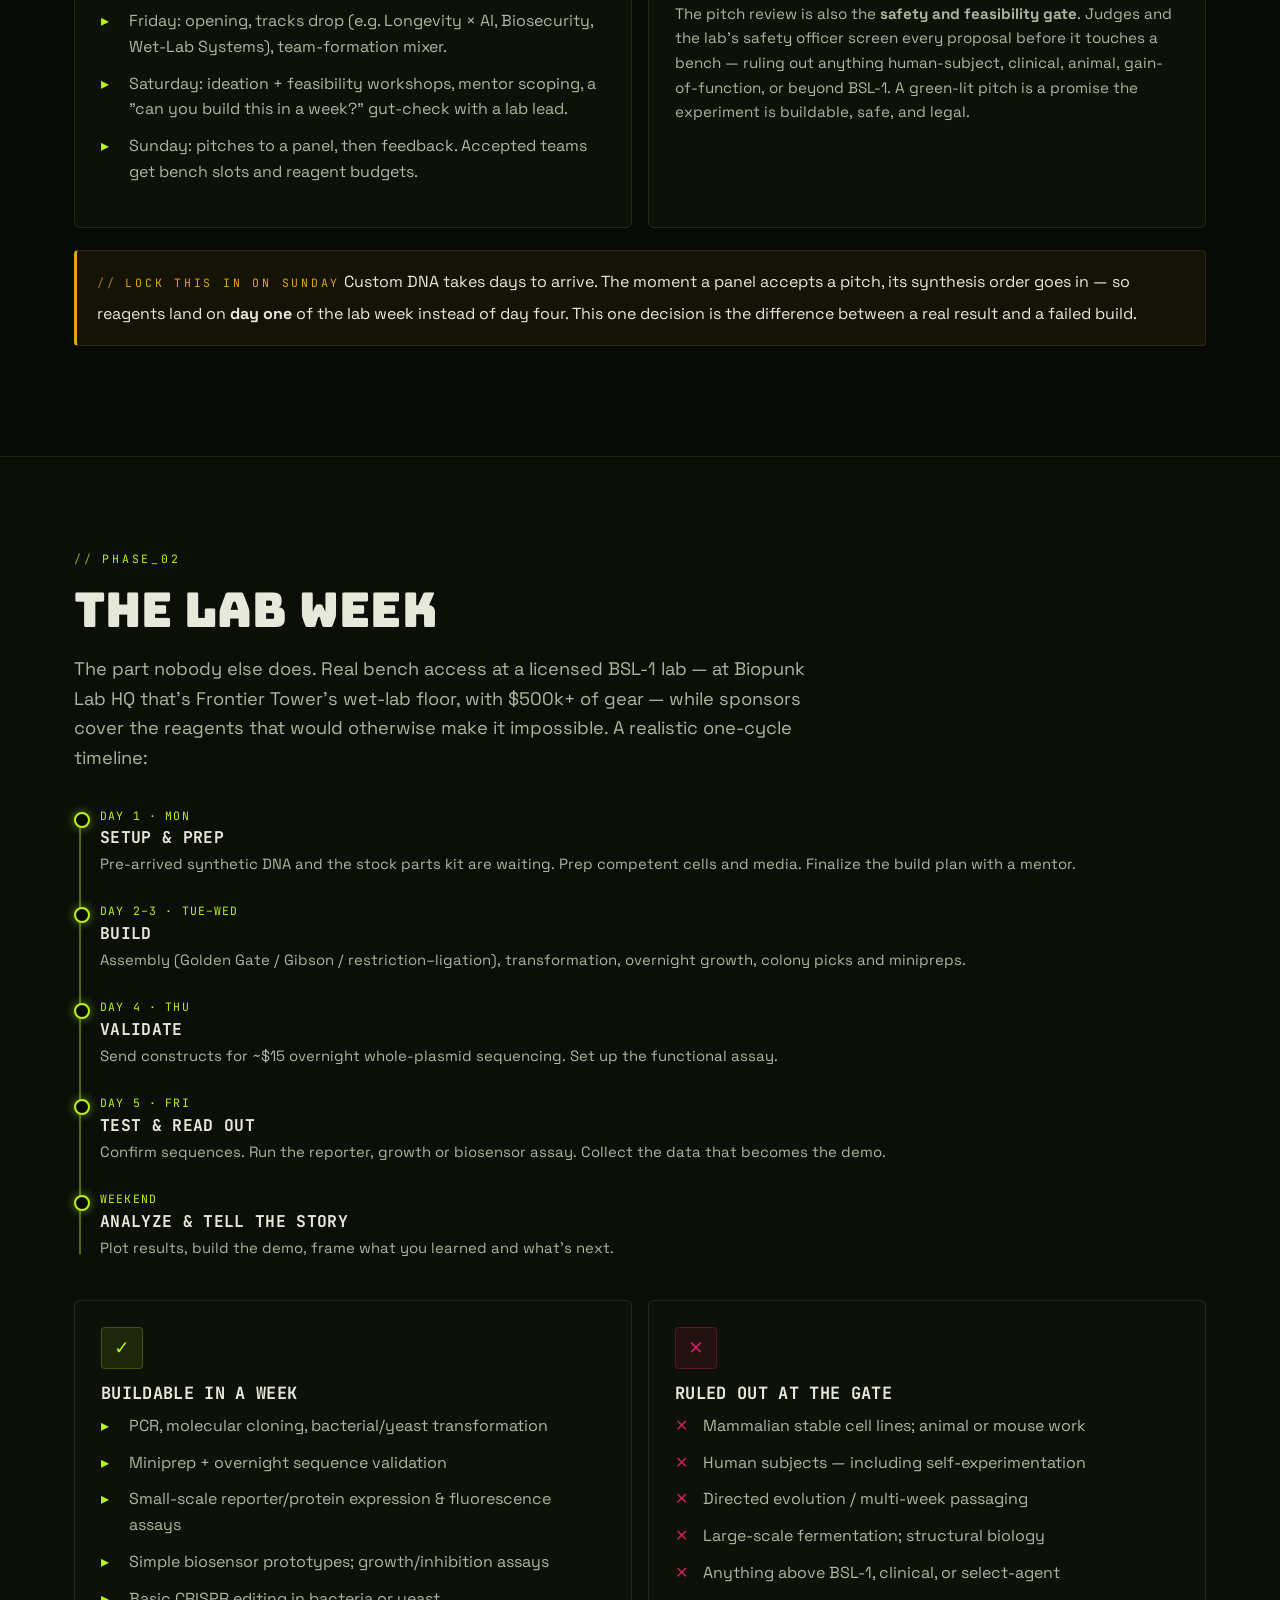
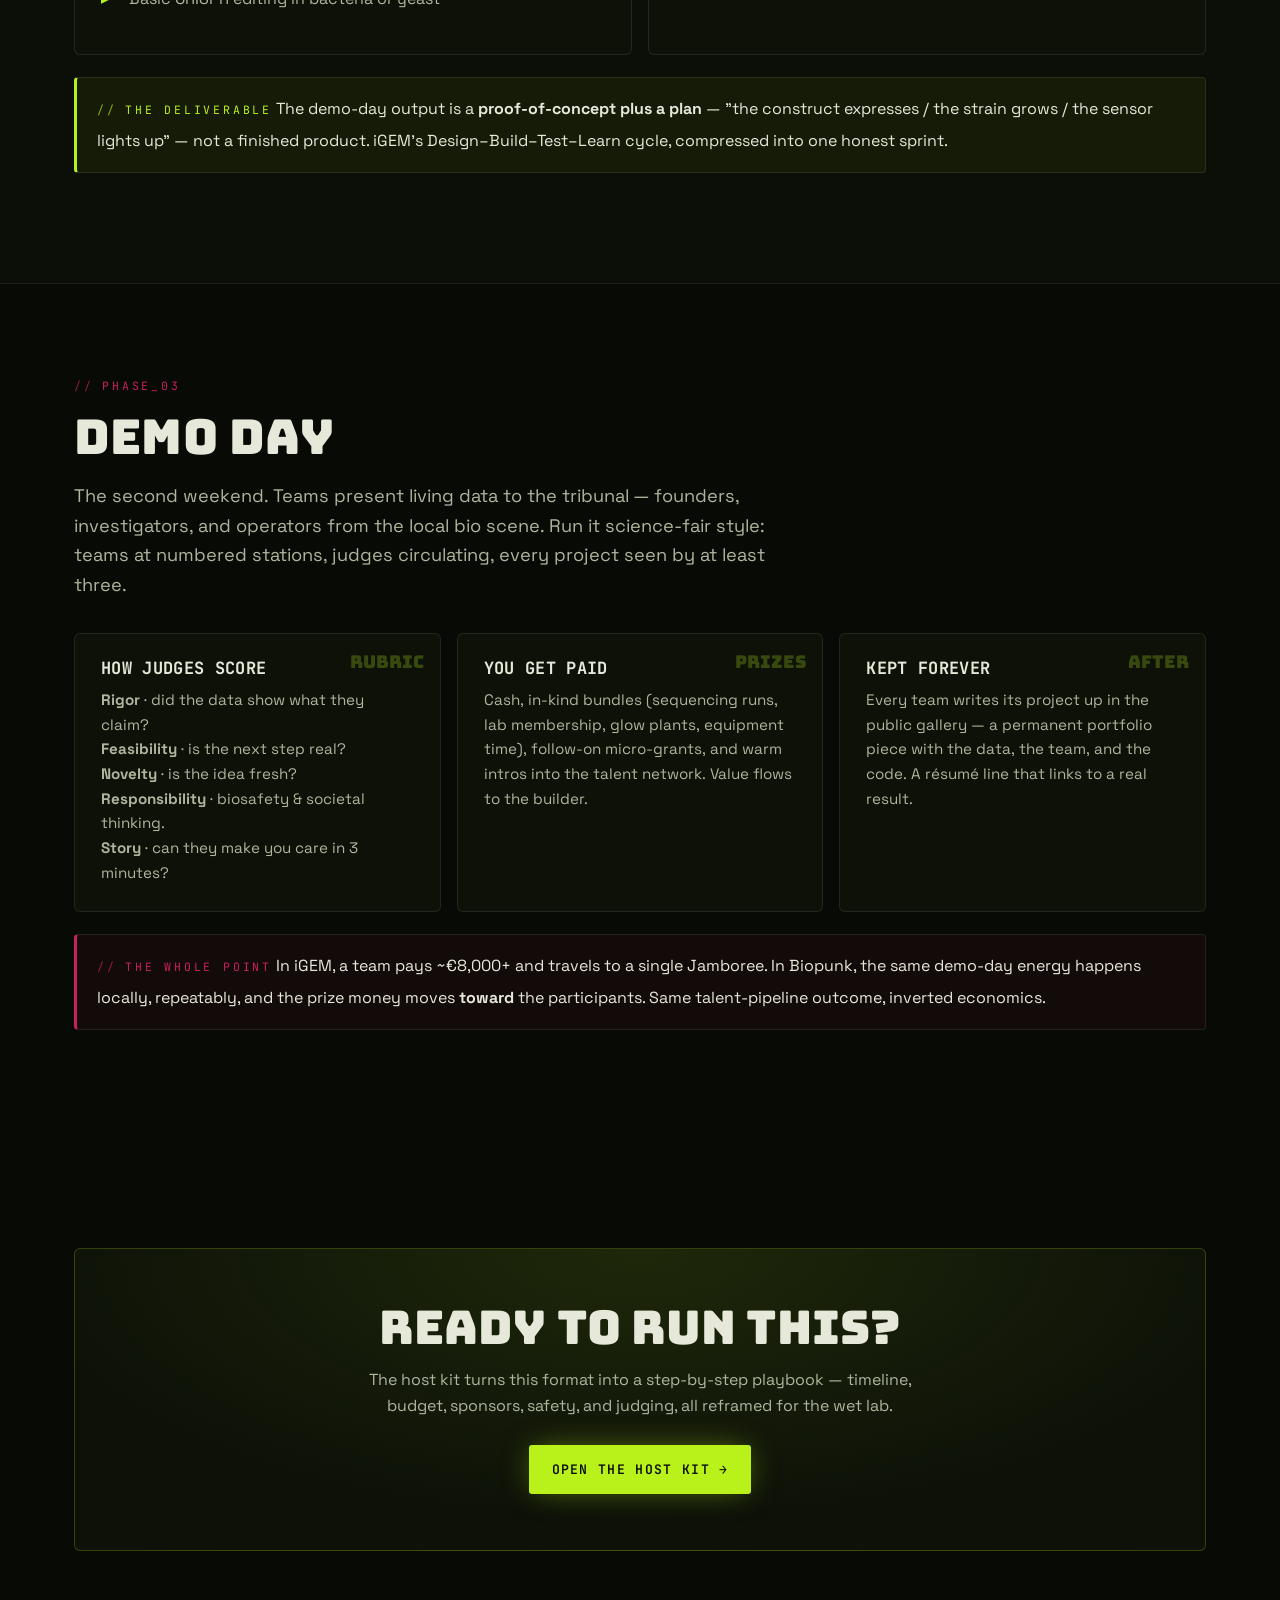
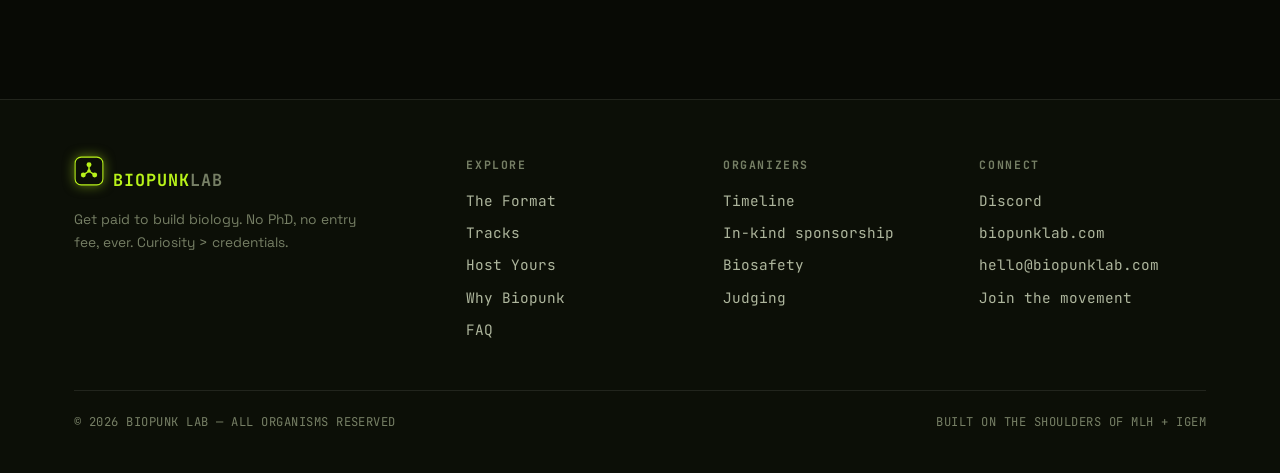
<file: format.html>
<!DOCTYPE html>
<html lang="en">
<head>
<meta charset="UTF-8">
<meta name="viewport" content="width=device-width, initial-scale=1.0">
<title>The Format — Biopunk Lab</title>
<meta name="description" content="The Biopunk format: a prototype weekend to pitch an experiment, a week of real BSL-1 lab access to run it, and a demo day to present living data to judges.">
<link rel="preconnect" href="https://fonts.googleapis.com">
<link rel="preconnect" href="https://fonts.gstatic.com" crossorigin>
<link href="https://fonts.googleapis.com/css2?family=Bungee&family=JetBrains+Mono:wght@400;500;700&family=Permanent+Marker&family=Space+Grotesk:wght@400;500;600&display=swap" rel="stylesheet">
<link rel="stylesheet" href="styles.css">
<link rel="icon" href="data:image/svg+xml,<svg xmlns='http://www.w3.org/2000/svg' viewBox='0 0 32 32'><text y='26' font-size='26'>☣</text></svg>">
</head>
<body>

<nav class="nav">
  <div class="nav__inner">
    <a href="index.html" class="brand">
      <svg class="brand__mark" viewBox="0 0 40 40" fill="none" xmlns="http://www.w3.org/2000/svg"><rect x="1.5" y="1.5" width="37" height="37" rx="8" fill="#0c0f07" stroke="#b8f21a" stroke-width="1.4"/><g stroke="#b8f21a" stroke-width="2" stroke-linecap="round"><path d="M20 20 20 12.5M20 20 13.2 24.8M20 20 26.8 24.8"/></g><g fill="#b8f21a"><circle cx="20" cy="20" r="2.4"/><circle cx="20" cy="11.5" r="3.3"/><circle cx="12.4" cy="25.3" r="3.3"/><circle cx="27.6" cy="25.3" r="3.3"/></g></svg>
      <span class="brand__txt"><span class="bio">BIOPUNK</span><span class="lab">LAB</span></span>
    </a>
    <button class="menu-btn" onclick="document.getElementById('nl').classList.toggle('show')">☰</button>
    <div class="nav__links" id="nl">
      <a href="index.html">Home</a>
      <a href="format.html" class="active">Format</a>
      <a href="tracks.html">Tracks</a>
      <a href="host.html">Host Yours</a>
      <a href="manifesto.html">Why Biopunk</a>
      <a href="get-involved.html">Join</a>
      <a href="faq.html">FAQ</a>
      <a href="host.html" class="btn btn--primary btn--sm">Plug In →</a>
    </div>
  </div>
</nav>

<header class="hero" style="padding-bottom:34px">
  <div class="wrap">
    <span class="kicker">The_process</span>
    <h1>Two weekends,<br><span class="hl">bridged by a real lab week.</span></h1>
    <p class="hero__sub">Most "biohackathons" are 48 hours of slideware. Biopunk's edge is the subsidized lab week in the middle — the part that turns a pitch into a living result. Three phases of escalating mutation.</p>
  </div>
</header>

<section class="section section--tight">
  <div class="wrap">
    <div class="phases">
      <div class="phase">
        <span class="phase__no">01</span><span class="phase__tag">Weekend One</span>
        <div class="phase__when">Fri eve → Sun · 2 days</div>
        <h3>Prototype &amp; Pitch</h3>
        <p>The petri dish. Form teams, ideate against the tracks, and pitch a one-week experiment.</p>
        <ul>
          <li>Kickoff + team-formation mixer</li>
          <li>Workshops: ideation, feasibility, biosafety, pitching</li>
          <li>Sunday pitch to a panel — judges screen feasibility, novelty &amp; safety</li>
          <li>Green-lit pitches open lab access + in-kind reagents</li>
        </ul>
      </div>
      <div class="phase">
        <span class="phase__no">02</span><span class="phase__tag">The Week</span>
        <div class="phase__when">Mon → Fri · 5–7 days</div>
        <h3>Lab Week</h3>
        <p>Survivors enter the lab. Real bench time, mentorship, and sponsored reagents.</p>
        <ul>
          <li>Pre-ordered DNA + a stock parts kit ready on day one</li>
          <li>In-kind: reagents, sequencing, compute, equipment time</li>
          <li>Mentor office hours + a lab safety officer on site</li>
          <li>One Design–Build–Test–Learn cycle to a proof-of-concept</li>
        </ul>
      </div>
      <div class="phase">
        <span class="phase__no">03</span><span class="phase__tag">Weekend Two</span>
        <div class="phase__when">Sat · judgement day</div>
        <h3>Demo Day</h3>
        <p>Present living data + a plan to the tribunal. Strongest specimens survive.</p>
        <ul>
          <li>Science-fair-style expo. Each team seen by ≥3 judges</li>
          <li>Rubric: rigor, feasibility, novelty, responsibility, story</li>
          <li>Prizes: cash, in-kind loot, follow-on, talent intros</li>
          <li>Projects documented into the public gallery</li>
        </ul>
      </div>
    </div>
  </div>
</section>

<div class="divider"></div>

<section class="section anchor" id="concept">
  <div class="wrap">
    <span class="kicker">Phase_01</span>
    <h2>The Prototype Weekend</h2>
    <p class="lead">Two days to turn a room of strangers into teams with a plan that's actually runnable at a BSL-1 bench in a week. Scope discipline here is the single biggest predictor of whether a team ships.</p>
    <div class="grid grid-2" style="margin-top:34px">
      <div class="card">
        <h3>What happens</h3>
        <ul class="check">
          <li>Friday: opening, tracks drop (e.g. Longevity × AI, Biosecurity, Wet-Lab Systems), team-formation mixer.</li>
          <li>Saturday: ideation + feasibility workshops, mentor scoping, a "can you build this in a week?" gut-check with a lab lead.</li>
          <li>Sunday: pitches to a panel, then feedback. Accepted teams get bench slots and reagent budgets.</li>
        </ul>
      </div>
      <div class="card">
        <h3>Why the pitch is a gate</h3>
        <p>The pitch review is also the <strong>safety and feasibility gate</strong>. Judges and the lab's safety officer screen every proposal before it touches a bench — ruling out anything human-subject, clinical, animal, gain-of-function, or beyond BSL-1. A green-lit pitch is a promise the experiment is buildable, safe, and legal.</p>
      </div>
    </div>
    <div class="note note--warn">
      <span class="kicker" style="color:var(--amber)">Lock this in on Sunday</span>
      Custom DNA takes days to arrive. The moment a panel accepts a pitch, its synthesis order goes in — so reagents land on <strong>day one</strong> of the lab week instead of day four. This one decision is the difference between a real result and a failed build.
    </div>
  </div>
</section>

<div class="divider"></div>

<section class="section anchor" id="labweek" style="background:var(--bg-2)">
  <div class="wrap">
    <span class="kicker">Phase_02</span>
    <h2>The Lab Week</h2>
    <p class="lead">The part nobody else does. Real bench access at a licensed BSL-1 lab — at Biopunk Lab HQ that's Frontier Tower's wet-lab floor, with $500k+ of gear — while sponsors cover the reagents that would otherwise make it impossible. A realistic one-cycle timeline:</p>
    <div class="timeline" style="margin-top:34px">
      <div class="tl"><div class="tl__when">Day 1 · Mon</div><h4>Setup &amp; prep</h4><p>Pre-arrived synthetic DNA and the stock parts kit are waiting. Prep competent cells and media. Finalize the build plan with a mentor.</p></div>
      <div class="tl"><div class="tl__when">Day 2–3 · Tue–Wed</div><h4>Build</h4><p>Assembly (Golden Gate / Gibson / restriction–ligation), transformation, overnight growth, colony picks and minipreps.</p></div>
      <div class="tl"><div class="tl__when">Day 4 · Thu</div><h4>Validate</h4><p>Send constructs for ~$15 overnight whole-plasmid sequencing. Set up the functional assay.</p></div>
      <div class="tl"><div class="tl__when">Day 5 · Fri</div><h4>Test &amp; read out</h4><p>Confirm sequences. Run the reporter, growth or biosensor assay. Collect the data that becomes the demo.</p></div>
      <div class="tl"><div class="tl__when">Weekend</div><h4>Analyze &amp; tell the story</h4><p>Plot results, build the demo, frame what you learned and what's next.</p></div>
    </div>
    <div class="grid grid-2" style="margin-top:40px">
      <div class="card">
        <div class="card__ico">✓</div>
        <h3>Buildable in a week</h3>
        <ul class="check" style="margin-top:6px">
          <li>PCR, molecular cloning, bacterial/yeast transformation</li>
          <li>Miniprep + overnight sequence validation</li>
          <li>Small-scale reporter/protein expression &amp; fluorescence assays</li>
          <li>Simple biosensor prototypes; growth/inhibition assays</li>
          <li>Basic CRISPR editing in bacteria or yeast</li>
        </ul>
      </div>
      <div class="card">
        <div class="card__ico" style="background:rgba(201,33,93,.12);border-color:rgba(201,33,93,.3);color:var(--blood)">✕</div>
        <h3>Ruled out at the gate</h3>
        <ul class="check cross" style="margin-top:6px">
          <li>Mammalian stable cell lines; animal or mouse work</li>
          <li>Human subjects — including self-experimentation</li>
          <li>Directed evolution / multi-week passaging</li>
          <li>Large-scale fermentation; structural biology</li>
          <li>Anything above BSL-1, clinical, or select-agent</li>
        </ul>
      </div>
    </div>
    <div class="note">
      <span class="kicker">The deliverable</span>
      The demo-day output is a <strong>proof-of-concept plus a plan</strong> — "the construct expresses / the strain grows / the sensor lights up" — not a finished product. iGEM's Design–Build–Test–Learn cycle, compressed into one honest sprint.
    </div>
  </div>
</section>

<div class="divider"></div>

<section class="section anchor" id="demoday">
  <div class="wrap">
    <span class="kicker kicker--blood">Phase_03</span>
    <h2>Demo Day</h2>
    <p class="lead">The second weekend. Teams present living data to the tribunal — founders, investigators, and operators from the local bio scene. Run it science-fair style: teams at numbered stations, judges circulating, every project seen by at least three.</p>
    <div class="grid grid-3" style="margin-top:34px">
      <div class="card"><div class="card__num">Rubric</div><h3>How judges score</h3><p><b>Rigor</b> · did the data show what they claim?<br><b>Feasibility</b> · is the next step real?<br><b>Novelty</b> · is the idea fresh?<br><b>Responsibility</b> · biosafety &amp; societal thinking.<br><b>Story</b> · can they make you care in 3 minutes?</p></div>
      <div class="card"><div class="card__num">Prizes</div><h3>You get paid</h3><p>Cash, in-kind bundles (sequencing runs, lab membership, glow plants, equipment time), follow-on micro-grants, and warm intros into the talent network. Value flows to the builder.</p></div>
      <div class="card"><div class="card__num">After</div><h3>Kept forever</h3><p>Every team writes its project up in the public gallery — a permanent portfolio piece with the data, the team, and the code. A résumé line that links to a real result.</p></div>
    </div>
    <div class="note note--blood">
      <span class="kicker kicker--blood">The whole point</span>
      In iGEM, a team pays ~€8,000+ and travels to a single Jamboree. In Biopunk, the same demo-day energy happens locally, repeatably, and the prize money moves <strong>toward</strong> the participants. Same talent-pipeline outcome, inverted economics.
    </div>
  </div>
</section>

<section class="section">
  <div class="wrap">
    <div class="cta-band">
      <h2>Ready to run this?</h2>
      <p>The host kit turns this format into a step-by-step playbook — timeline, budget, sponsors, safety, and judging, all reframed for the wet lab.</p>
      <a href="host.html" class="btn btn--primary">Open the host kit →</a>
    </div>
  </div>
</section>

<footer class="footer">
  <div class="wrap">
    <div class="footer__grid">
      <div>
        <a href="index.html" class="brand" style="margin-bottom:14px">
          <svg class="brand__mark" viewBox="0 0 40 40" fill="none"><rect x="1.5" y="1.5" width="37" height="37" rx="8" fill="#0c0f07" stroke="#b8f21a" stroke-width="1.4"/><g stroke="#b8f21a" stroke-width="2" stroke-linecap="round"><path d="M20 20 20 12.5M20 20 13.2 24.8M20 20 26.8 24.8"/></g><g fill="#b8f21a"><circle cx="20" cy="20" r="2.4"/><circle cx="20" cy="11.5" r="3.3"/><circle cx="12.4" cy="25.3" r="3.3"/><circle cx="27.6" cy="25.3" r="3.3"/></g></svg>
          <span class="brand__txt"><span class="bio">BIOPUNK</span><span class="lab">LAB</span></span>
        </a>
        <p class="footer__note">Get paid to build biology. No PhD, no entry fee, ever. Curiosity &gt; credentials.</p>
      </div>
      <div><h5>Explore</h5><a href="format.html">The Format</a><a href="tracks.html">Tracks</a><a href="host.html">Host Yours</a><a href="manifesto.html">Why Biopunk</a><a href="faq.html">FAQ</a></div>
      <div><h5>Organizers</h5><a href="host.html#timeline">Timeline</a><a href="host.html#sponsorship">In-kind sponsorship</a><a href="host.html#safety">Biosafety</a><a href="host.html#judging">Judging</a></div>
      <div><h5>Connect</h5><a href="https://discord.gg/RqJb58Fh" target="_blank" rel="noopener">Discord</a><a href="https://www.biopunklab.com/" target="_blank" rel="noopener">biopunklab.com</a><a href="mailto:hello@biopunklab.com">hello@biopunklab.com</a><a href="get-involved.html">Join the movement</a></div>
    </div>
    <div class="footer__base"><span>© 2026 Biopunk Lab — all organisms reserved</span><span>Built on the shoulders of MLH + iGEM</span></div>
  </div>
</footer>

</body>
</html>
</file>
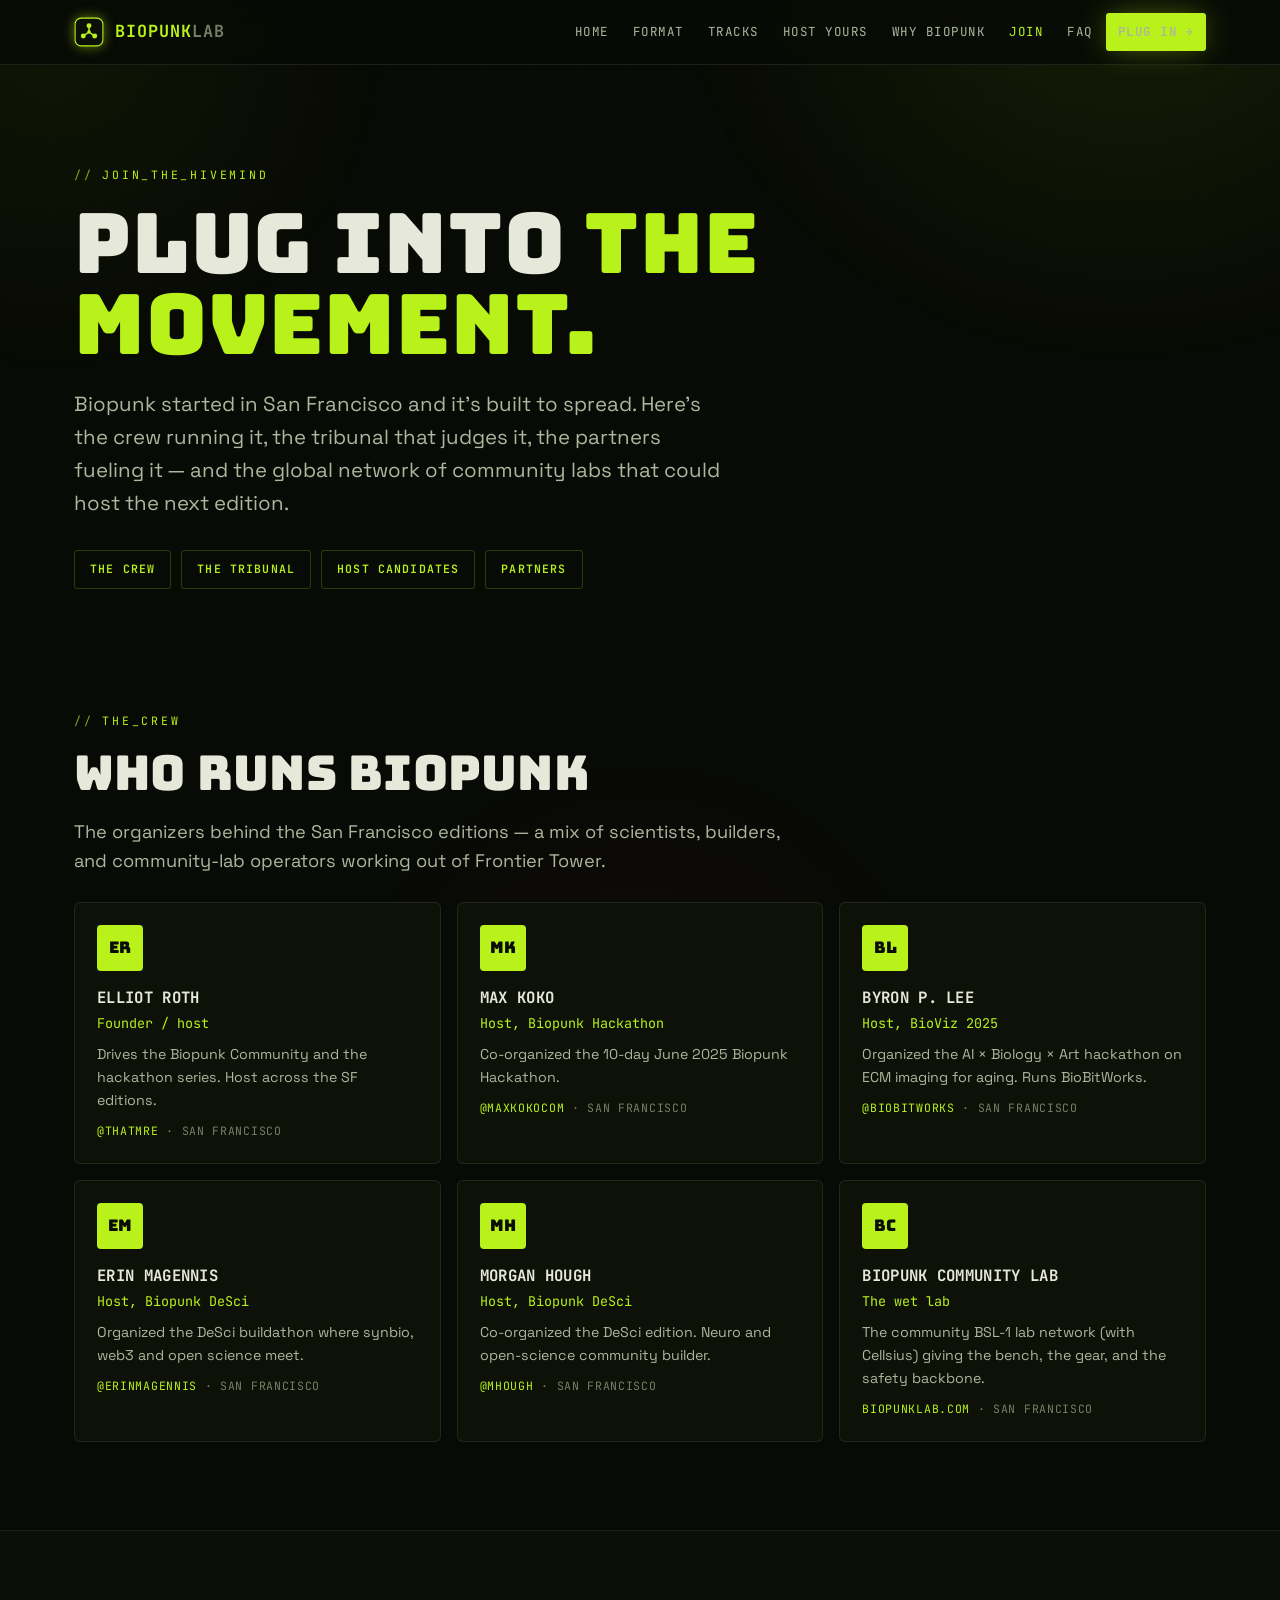
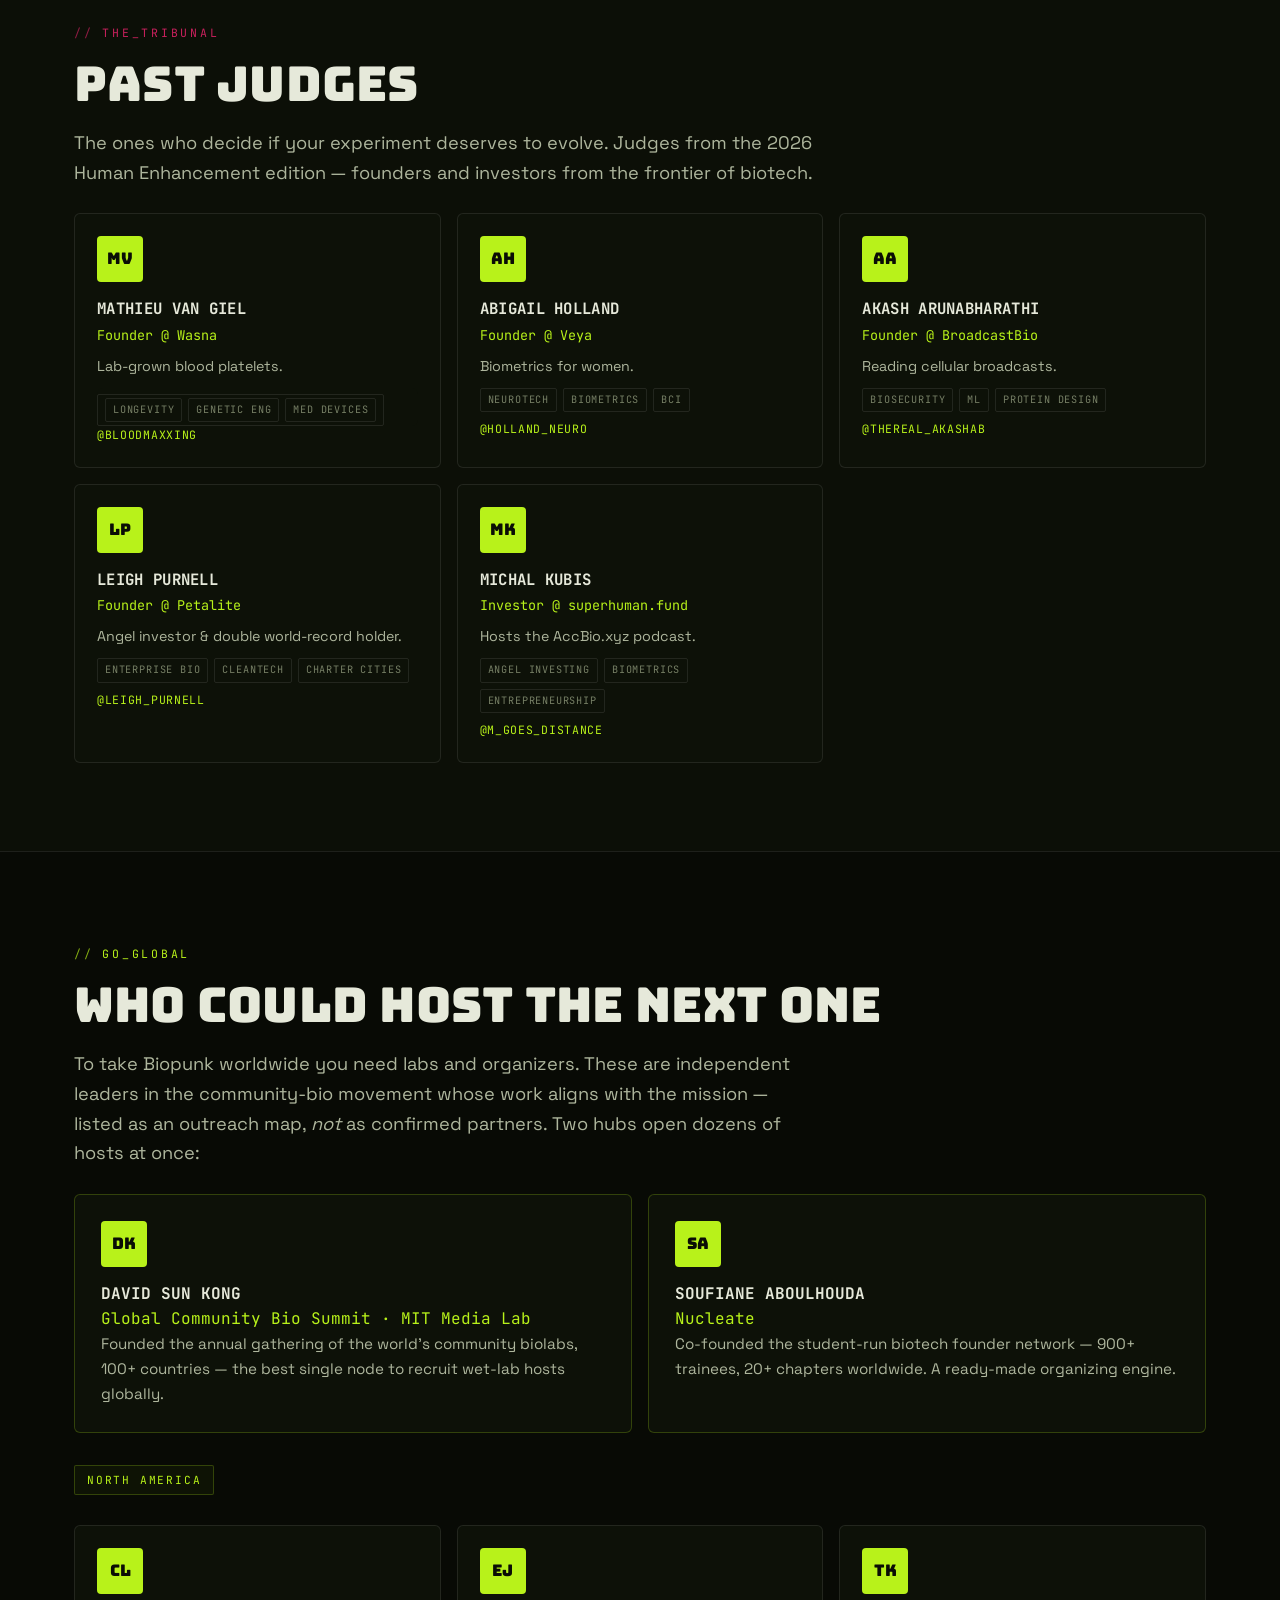
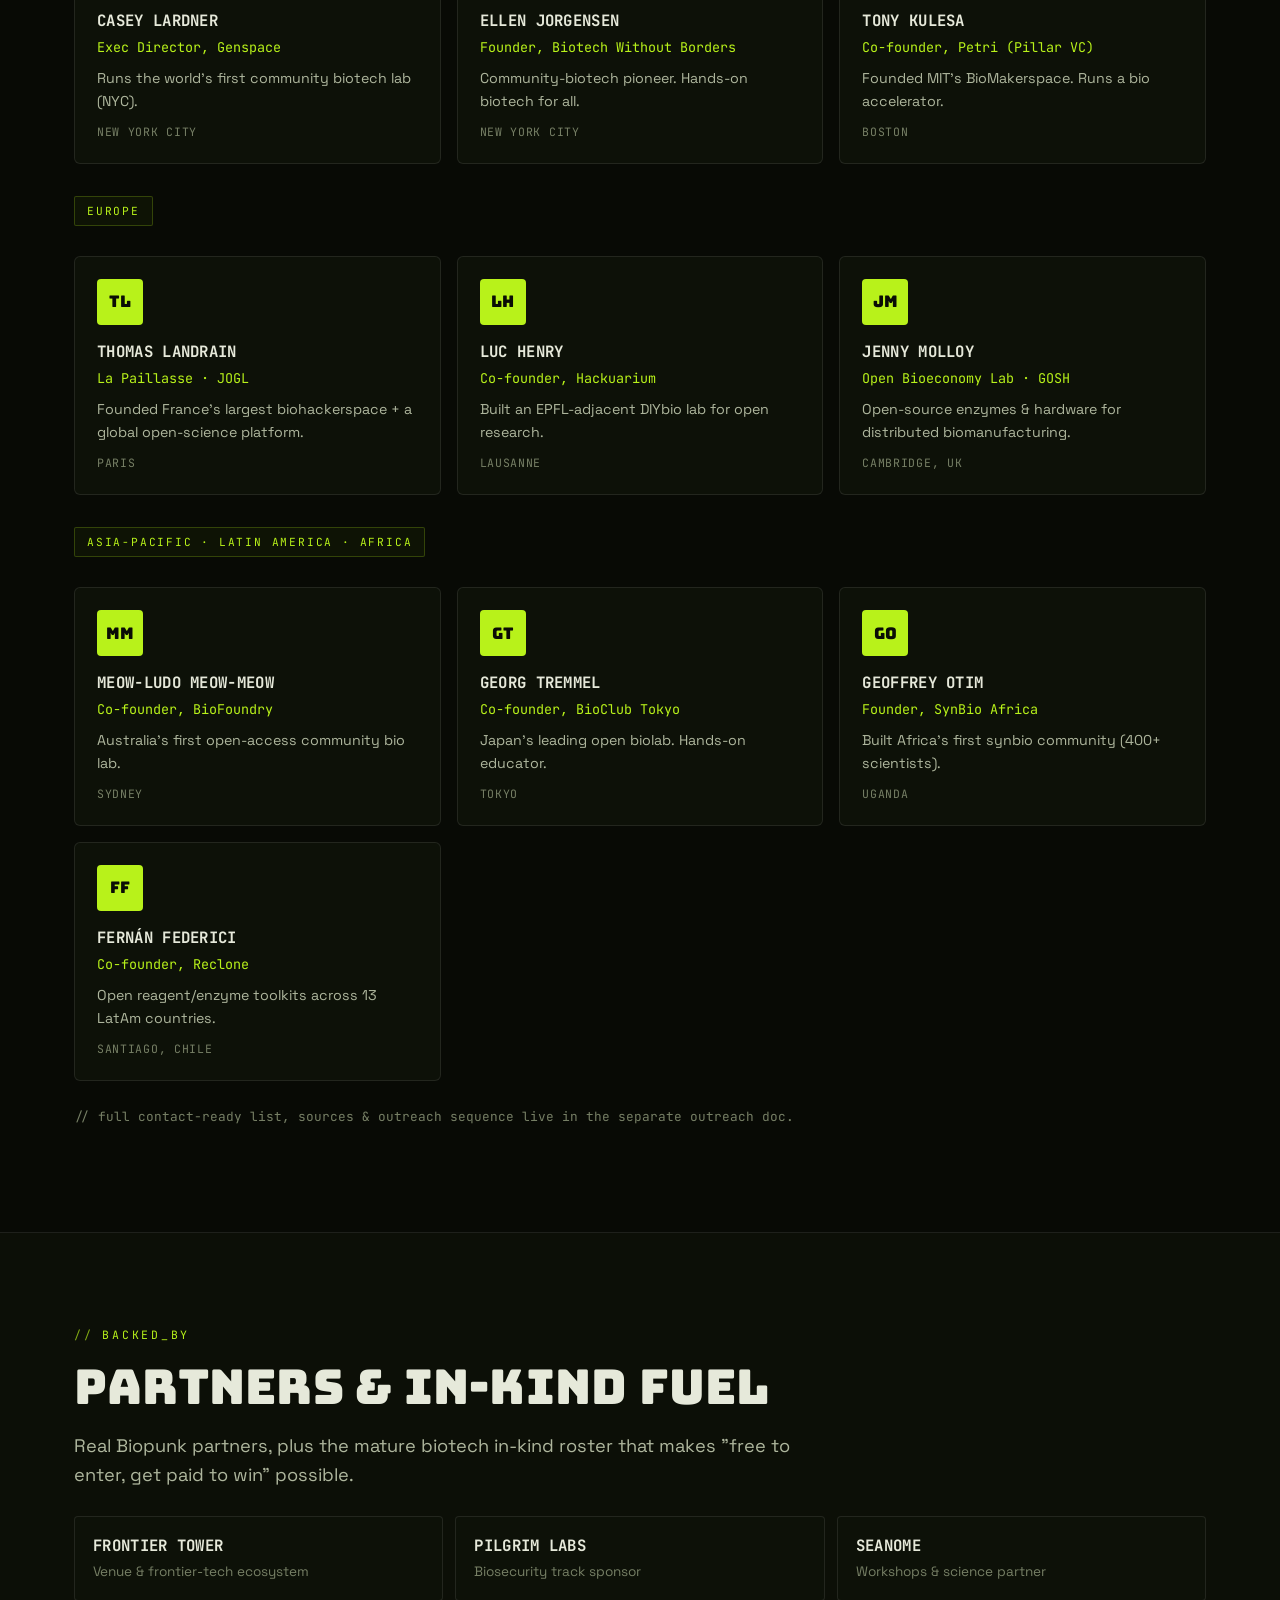
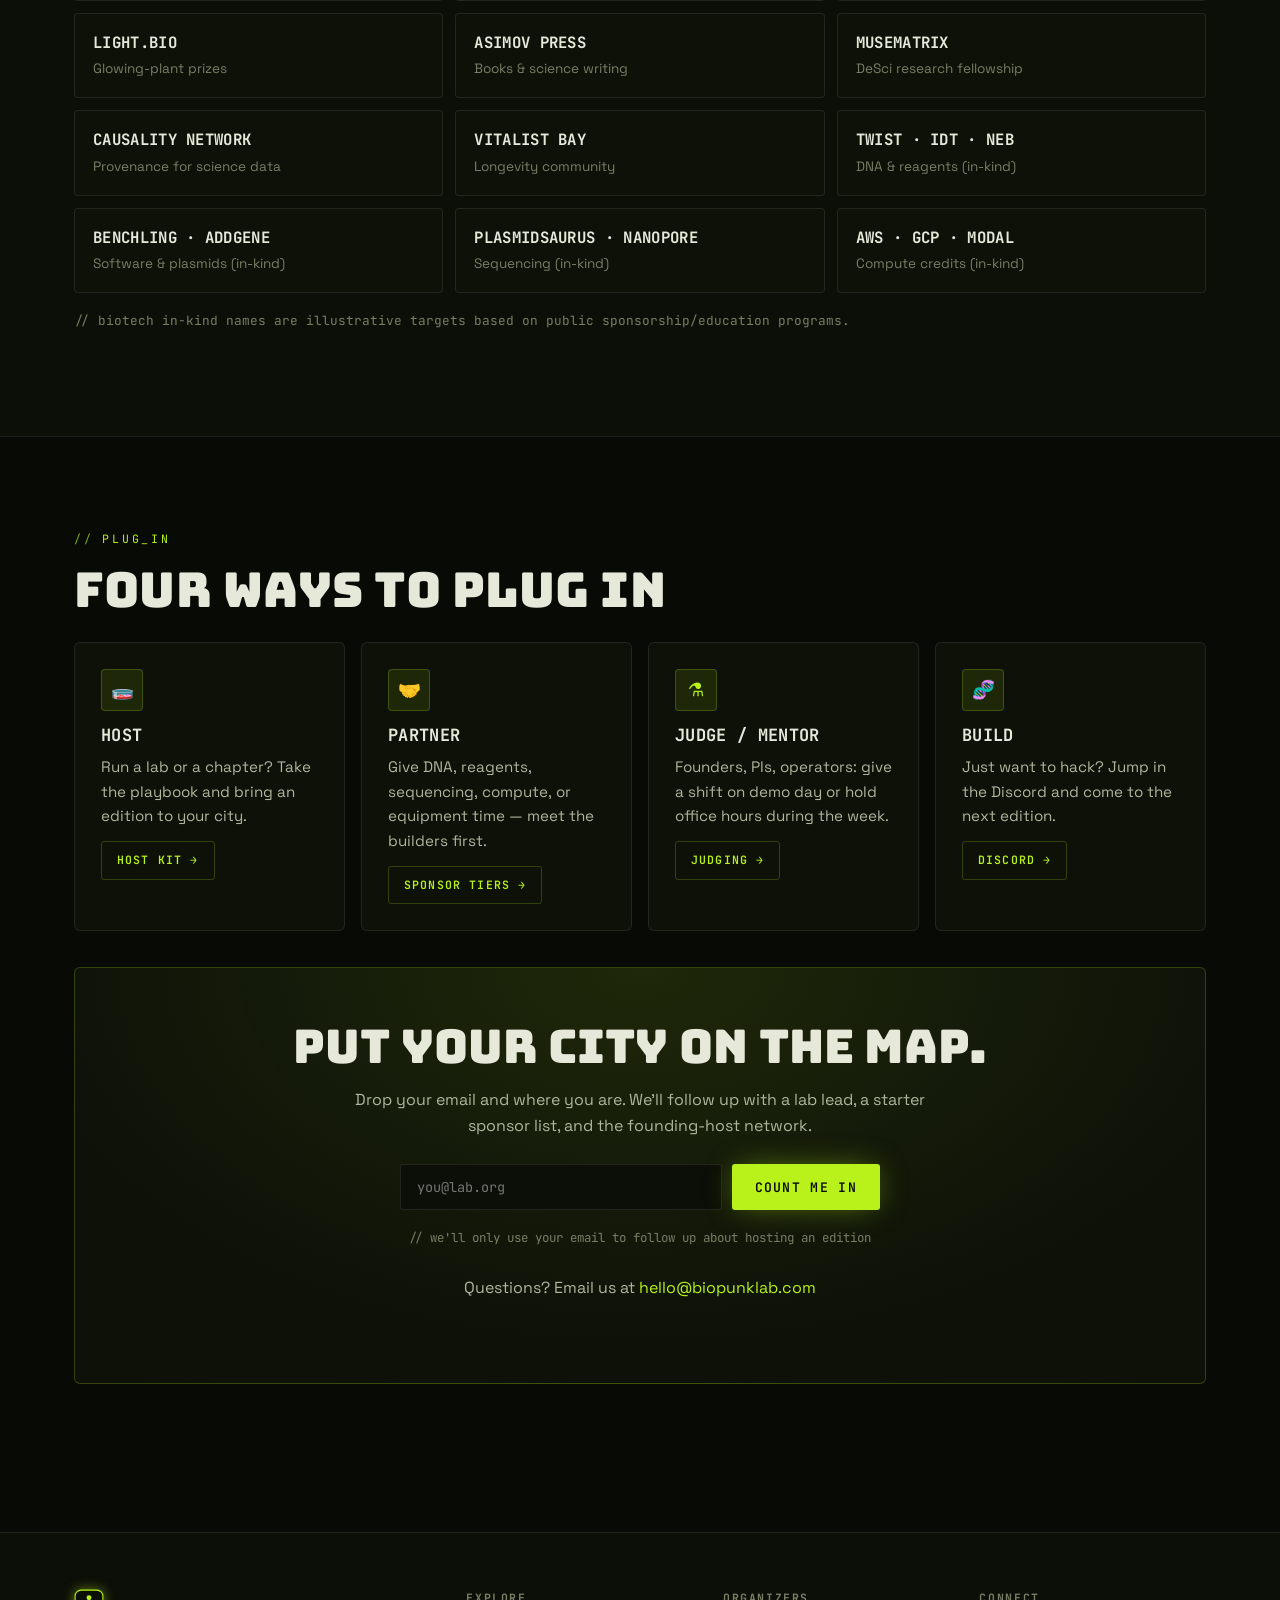
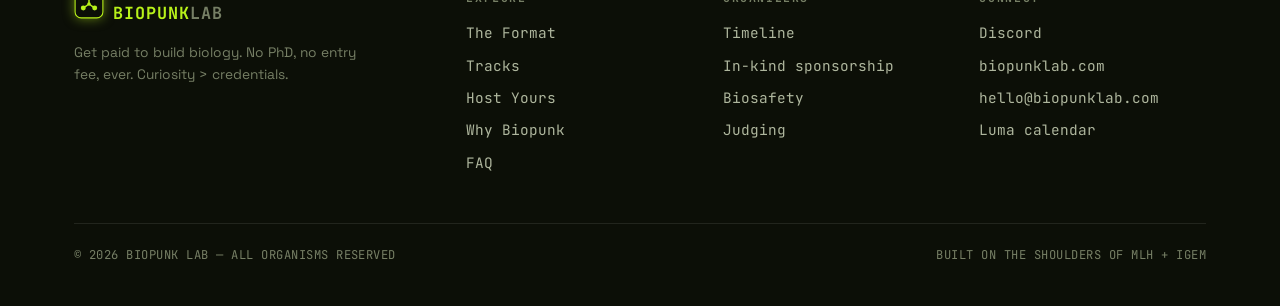
<file: get-involved.html>
<!DOCTYPE html>
<html lang="en">
<head>
<meta charset="UTF-8">
<meta name="viewport" content="width=device-width, initial-scale=1.0">
<title>Join — Biopunk Lab</title>
<meta name="description" content="The crew behind Biopunk Lab, the tribunal of judges, the partners who fuel it, and the global network of community labs that could host the next edition. Plug in.">
<link rel="preconnect" href="https://fonts.googleapis.com">
<link rel="preconnect" href="https://fonts.gstatic.com" crossorigin>
<link href="https://fonts.googleapis.com/css2?family=Bungee&family=JetBrains+Mono:wght@400;500;700&family=Permanent+Marker&family=Space+Grotesk:wght@400;500;600&display=swap" rel="stylesheet">
<link rel="stylesheet" href="styles.css">
<link rel="icon" href="data:image/svg+xml,<svg xmlns='http://www.w3.org/2000/svg' viewBox='0 0 32 32'><text y='26' font-size='26'>☣</text></svg>">
</head>
<body>

<nav class="nav">
  <div class="nav__inner">
    <a href="index.html" class="brand">
      <svg class="brand__mark" viewBox="0 0 40 40" fill="none" xmlns="http://www.w3.org/2000/svg"><rect x="1.5" y="1.5" width="37" height="37" rx="8" fill="#0c0f07" stroke="#b8f21a" stroke-width="1.4"/><g stroke="#b8f21a" stroke-width="2" stroke-linecap="round"><path d="M20 20 20 12.5M20 20 13.2 24.8M20 20 26.8 24.8"/></g><g fill="#b8f21a"><circle cx="20" cy="20" r="2.4"/><circle cx="20" cy="11.5" r="3.3"/><circle cx="12.4" cy="25.3" r="3.3"/><circle cx="27.6" cy="25.3" r="3.3"/></g></svg>
      <span class="brand__txt"><span class="bio">BIOPUNK</span><span class="lab">LAB</span></span>
    </a>
    <button class="menu-btn" onclick="document.getElementById('nl').classList.toggle('show')">☰</button>
    <div class="nav__links" id="nl">
      <a href="index.html">Home</a>
      <a href="format.html">Format</a>
      <a href="tracks.html">Tracks</a>
      <a href="host.html">Host Yours</a>
      <a href="manifesto.html">Why Biopunk</a>
      <a href="get-involved.html" class="active">Join</a>
      <a href="faq.html">FAQ</a>
      <a href="#join" class="btn btn--primary btn--sm">Plug In →</a>
    </div>
  </div>
</nav>

<header class="hero" style="padding-bottom:30px">
  <div class="wrap">
    <span class="kicker">Join_the_hivemind</span>
    <h1>Plug into <span class="hl">the movement.</span></h1>
    <p class="hero__sub">Biopunk started in San Francisco and it's built to spread. Here's the crew running it, the tribunal that judges it, the partners fueling it — and the global network of community labs that could host the next edition.</p>
    <div class="tag-row">
      <a href="#crew" class="btn btn--ghost btn--sm">The crew</a>
      <a href="#tribunal" class="btn btn--ghost btn--sm">The tribunal</a>
      <a href="#hosts" class="btn btn--ghost btn--sm">Host candidates</a>
      <a href="#partners" class="btn btn--ghost btn--sm">Partners</a>
    </div>
  </div>
</header>

<!-- CREW -->
<section class="section anchor" id="crew">
  <div class="wrap">
    <span class="kicker">The_crew</span>
    <h2>Who runs Biopunk</h2>
    <p class="lead">The organizers behind the San Francisco editions — a mix of scientists, builders, and community-lab operators working out of Frontier Tower.</p>
    <div class="people">
      <div class="person"><div class="person__av">ER</div><b>Elliot Roth</b><div class="role">Founder / host</div><p>Drives the Biopunk Community and the hackathon series. Host across the SF editions.</p><div class="loc"><a href="https://x.com/thatmre" target="_blank" rel="noopener" class="hl">@thatmre</a> · San Francisco</div></div>
      <div class="person"><div class="person__av">MK</div><b>Max Koko</b><div class="role">Host, Biopunk Hackathon</div><p>Co-organized the 10-day June 2025 Biopunk Hackathon.</p><div class="loc"><a href="https://x.com/maxkokocom" target="_blank" rel="noopener" class="hl">@maxkokocom</a> · San Francisco</div></div>
      <div class="person"><div class="person__av">BL</div><b>Byron P. Lee</b><div class="role">Host, BioViz 2025</div><p>Organized the AI × Biology × Art hackathon on ECM imaging for aging. Runs BioBitWorks.</p><div class="loc"><a href="https://x.com/biobitworks" target="_blank" rel="noopener" class="hl">@biobitworks</a> · San Francisco</div></div>
      <div class="person"><div class="person__av">EM</div><b>Erin Magennis</b><div class="role">Host, Biopunk DeSci</div><p>Organized the DeSci buildathon where synbio, web3 and open science meet.</p><div class="loc"><a href="https://x.com/erinmagennis" target="_blank" rel="noopener" class="hl">@erinmagennis</a> · San Francisco</div></div>
      <div class="person"><div class="person__av">MH</div><b>Morgan Hough</b><div class="role">Host, Biopunk DeSci</div><p>Co-organized the DeSci edition. Neuro and open-science community builder.</p><div class="loc"><a href="https://x.com/mhough" target="_blank" rel="noopener" class="hl">@mhough</a> · San Francisco</div></div>
      <div class="person"><div class="person__av">BC</div><b>Biopunk Community Lab</b><div class="role">The wet lab</div><p>The community BSL-1 lab network (with Cellsius) giving the bench, the gear, and the safety backbone.</p><div class="loc"><a href="https://www.biopunklab.com/" target="_blank" rel="noopener" class="hl">biopunklab.com</a> · San Francisco</div></div>
    </div>
  </div>
</section>

<div class="divider"></div>

<!-- TRIBUNAL -->
<section class="section anchor" id="tribunal" style="background:var(--bg-2)">
  <div class="wrap">
    <span class="kicker kicker--blood">The_tribunal</span>
    <h2>Past judges</h2>
    <p class="lead">The ones who decide if your experiment deserves to evolve. Judges from the 2026 Human Enhancement edition — founders and investors from the frontier of biotech.</p>
    <div class="people">
      <div class="person"><div class="person__av">MV</div><b>Mathieu Van Giel</b><div class="role">Founder @ Wasna</div><p>Lab-grown blood platelets.</p><div class="person tagz" style="border:none;padding:0"><span class="tagz"><span>Longevity</span><span>Genetic Eng</span><span>Med Devices</span></span></div><div class="loc"><a href="https://x.com/bloodmaxxing" target="_blank" rel="noopener" class="hl">@bloodmaxxing</a></div></div>
      <div class="person"><div class="person__av">AH</div><b>Abigail Holland</b><div class="role">Founder @ Veya</div><p>Biometrics for women.</p><div class="tagz"><span>Neurotech</span><span>Biometrics</span><span>BCI</span></div><div class="loc" style="margin-top:8px"><a href="https://x.com/holland_neuro" target="_blank" rel="noopener" class="hl">@holland_neuro</a></div></div>
      <div class="person"><div class="person__av">AA</div><b>Akash Arunabharathi</b><div class="role">Founder @ BroadcastBio</div><p>Reading cellular broadcasts.</p><div class="tagz"><span>Biosecurity</span><span>ML</span><span>Protein Design</span></div><div class="loc" style="margin-top:8px"><a href="https://x.com/thereal_akashab" target="_blank" rel="noopener" class="hl">@thereal_akashab</a></div></div>
      <div class="person"><div class="person__av">LP</div><b>Leigh Purnell</b><div class="role">Founder @ Petalite</div><p>Angel investor &amp; double world-record holder.</p><div class="tagz"><span>Enterprise Bio</span><span>Cleantech</span><span>Charter Cities</span></div><div class="loc" style="margin-top:8px"><a href="https://x.com/leigh_purnell" target="_blank" rel="noopener" class="hl">@leigh_purnell</a></div></div>
      <div class="person"><div class="person__av">MK</div><b>Michal Kubis</b><div class="role">Investor @ superhuman.fund</div><p>Hosts the AccBio.xyz podcast.</p><div class="tagz"><span>Angel Investing</span><span>Biometrics</span><span>Entrepreneurship</span></div><div class="loc" style="margin-top:8px"><a href="https://x.com/m_goes_distance" target="_blank" rel="noopener" class="hl">@m_goes_distance</a></div></div>
    </div>
  </div>
</section>

<div class="divider"></div>

<!-- HOST CANDIDATES -->
<section class="section anchor" id="hosts">
  <div class="wrap">
    <span class="kicker">Go_global</span>
    <h2>Who could host the next one</h2>
    <p class="lead">To take Biopunk worldwide you need labs and organizers. These are independent leaders in the community-bio movement whose work aligns with the mission — listed as an outreach map, <em>not</em> as confirmed partners. Two hubs open dozens of hosts at once:</p>
    <div class="grid grid-2" style="margin-top:26px">
      <div class="card" style="border-color:var(--line-acid)"><div class="person__av">DK</div><b style="font-family:var(--font-mono);text-transform:uppercase">David Sun Kong</b><div class="role" style="font-family:var(--font-mono);color:var(--acid)">Global Community Bio Summit · MIT Media Lab</div><p>Founded the annual gathering of the world's community biolabs, 100+ countries — the best single node to recruit wet-lab hosts globally.</p></div>
      <div class="card" style="border-color:var(--line-acid)"><div class="person__av">SA</div><b style="font-family:var(--font-mono);text-transform:uppercase">Soufiane Aboulhouda</b><div class="role" style="font-family:var(--font-mono);color:var(--acid)">Nucleate</div><p>Co-founded the student-run biotech founder network — 900+ trainees, 20+ chapters worldwide. A ready-made organizing engine.</p></div>
    </div>

    <div class="region-tag">North America</div>
    <div class="people">
      <div class="person"><div class="person__av">CL</div><b>Casey Lardner</b><div class="role">Exec Director, Genspace</div><p>Runs the world's first community biotech lab (NYC).</p><div class="loc">New York City</div></div>
      <div class="person"><div class="person__av">EJ</div><b>Ellen Jorgensen</b><div class="role">Founder, Biotech Without Borders</div><p>Community-biotech pioneer. Hands-on biotech for all.</p><div class="loc">New York City</div></div>
      <div class="person"><div class="person__av">TK</div><b>Tony Kulesa</b><div class="role">Co-founder, Petri (Pillar VC)</div><p>Founded MIT's BioMakerspace. Runs a bio accelerator.</p><div class="loc">Boston</div></div>
    </div>

    <div class="region-tag">Europe</div>
    <div class="people">
      <div class="person"><div class="person__av">TL</div><b>Thomas Landrain</b><div class="role">La Paillasse · JOGL</div><p>Founded France's largest biohackerspace + a global open-science platform.</p><div class="loc">Paris</div></div>
      <div class="person"><div class="person__av">LH</div><b>Luc Henry</b><div class="role">Co-founder, Hackuarium</div><p>Built an EPFL-adjacent DIYbio lab for open research.</p><div class="loc">Lausanne</div></div>
      <div class="person"><div class="person__av">JM</div><b>Jenny Molloy</b><div class="role">Open Bioeconomy Lab · GOSH</div><p>Open-source enzymes &amp; hardware for distributed biomanufacturing.</p><div class="loc">Cambridge, UK</div></div>
    </div>

    <div class="region-tag">Asia-Pacific · Latin America · Africa</div>
    <div class="people">
      <div class="person"><div class="person__av">MM</div><b>Meow-Ludo Meow-Meow</b><div class="role">Co-founder, BioFoundry</div><p>Australia's first open-access community bio lab.</p><div class="loc">Sydney</div></div>
      <div class="person"><div class="person__av">GT</div><b>Georg Tremmel</b><div class="role">Co-founder, BioClub Tokyo</div><p>Japan's leading open biolab. Hands-on educator.</p><div class="loc">Tokyo</div></div>
      <div class="person"><div class="person__av">GO</div><b>Geoffrey Otim</b><div class="role">Founder, SynBio Africa</div><p>Built Africa's first synbio community (400+ scientists).</p><div class="loc">Uganda</div></div>
      <div class="person"><div class="person__av">FF</div><b>Fernán Federici</b><div class="role">Co-founder, Reclone</div><p>Open reagent/enzyme toolkits across 13 LatAm countries.</p><div class="loc">Santiago, Chile</div></div>
    </div>
    <p class="mono" style="font-size:.8rem;color:var(--muted);margin-top:26px">// full contact-ready list, sources &amp; outreach sequence live in the separate outreach doc.</p>
  </div>
</section>

<div class="divider"></div>

<!-- PARTNERS -->
<section class="section anchor" id="partners" style="background:var(--bg-2)">
  <div class="wrap">
    <span class="kicker">Backed_by</span>
    <h2>Partners &amp; in-kind fuel</h2>
    <p class="lead">Real Biopunk partners, plus the mature biotech in-kind roster that makes "free to enter, get paid to win" possible.</p>
    <div class="roster">
      <div class="rost"><b>Frontier Tower</b><span>Venue &amp; frontier-tech ecosystem</span></div>
      <div class="rost"><b>Pilgrim Labs</b><span>Biosecurity track sponsor</span></div>
      <div class="rost"><b>Seanome</b><span>Workshops &amp; science partner</span></div>
      <div class="rost"><b>Light.bio</b><span>Glowing-plant prizes</span></div>
      <div class="rost"><b>Asimov Press</b><span>Books &amp; science writing</span></div>
      <div class="rost"><b>MuseMatrix</b><span>DeSci research fellowship</span></div>
      <div class="rost"><b>Causality Network</b><span>Provenance for science data</span></div>
      <div class="rost"><b>Vitalist Bay</b><span>Longevity community</span></div>
      <div class="rost"><b>Twist · IDT · NEB</b><span>DNA &amp; reagents (in-kind)</span></div>
      <div class="rost"><b>Benchling · Addgene</b><span>Software &amp; plasmids (in-kind)</span></div>
      <div class="rost"><b>Plasmidsaurus · Nanopore</b><span>Sequencing (in-kind)</span></div>
      <div class="rost"><b>AWS · GCP · Modal</b><span>Compute credits (in-kind)</span></div>
    </div>
    <p class="mono" style="font-size:.8rem;color:var(--muted);margin-top:18px">// biotech in-kind names are illustrative targets based on public sponsorship/education programs.</p>
  </div>
</section>

<div class="divider"></div>

<!-- JOIN -->
<section class="section anchor" id="join">
  <div class="wrap">
    <span class="kicker">Plug_in</span>
    <h2>Four ways to plug in</h2>
    <div class="grid grid-4" style="margin-top:28px">
      <div class="card"><div class="card__ico">🧫</div><h3>Host</h3><p>Run a lab or a chapter? Take the playbook and bring an edition to your city.</p><div style="margin-top:12px"><a href="host.html" class="btn btn--ghost btn--sm">Host kit →</a></div></div>
      <div class="card"><div class="card__ico">🤝</div><h3>Partner</h3><p>Give DNA, reagents, sequencing, compute, or equipment time — meet the builders first.</p><div style="margin-top:12px"><a href="host.html#sponsorship" class="btn btn--ghost btn--sm">Sponsor tiers →</a></div></div>
      <div class="card"><div class="card__ico">⚗️</div><h3>Judge / mentor</h3><p>Founders, PIs, operators: give a shift on demo day or hold office hours during the week.</p><div style="margin-top:12px"><a href="host.html#judging" class="btn btn--ghost btn--sm">Judging →</a></div></div>
      <div class="card"><div class="card__ico">🧬</div><h3>Build</h3><p>Just want to hack? Jump in the Discord and come to the next edition.</p><div style="margin-top:12px"><a href="https://discord.gg/RqJb58Fh" target="_blank" rel="noopener" class="btn btn--ghost btn--sm">Discord →</a></div></div>
    </div>
    <div class="cta-band" style="margin-top:36px">
      <h2>Put your city on the map.</h2>
      <p>Drop your email and where you are. We'll follow up with a lab lead, a starter sponsor list, and the founding-host network.</p>
      <form name="biohackathon-signup" method="POST" data-netlify="true" netlify-honeypot="bot-field" onsubmit="return handleSignup(event)">
        <input type="hidden" name="form-name" value="biohackathon-signup" />
        <p hidden aria-hidden="true" style="display:none"><label>Don't fill this out: <input name="bot-field" /></label></p>
        <input type="hidden" name="source" value="biopunk.io" />
        <div class="signup">
          <input type="email" name="email" placeholder="you@lab.org" aria-label="email" required>
          <button type="submit" class="btn btn--primary">Count me in</button>
        </div>
      </form>
      <p class="mono" style="font-size:.78rem;color:var(--muted);margin-top:18px">// we'll only use your email to follow up about hosting an edition</p>
      <script>
        function handleSignup(e) {
          e.preventDefault();
          var form = e.target;
          fetch('/', { method:'POST', headers:{'Content-Type':'application/x-www-form-urlencoded'}, body: new URLSearchParams(new FormData(form)).toString() })
            .then(function(){ form.innerHTML = '<p>Thanks — you\'re on the list.</p>'; })
            .catch(function(){ form.innerHTML = '<p>Thanks — you\'re on the list.</p>'; });
          return false;
        }
      </script>
      <p style="margin-top:18px">Questions? Email us at <a href="mailto:hello@biopunklab.com" class="hl">hello@biopunklab.com</a></p>
    </div>
  </div>
</section>

<footer class="footer">
  <div class="wrap">
    <div class="footer__grid">
      <div>
        <a href="index.html" class="brand" style="margin-bottom:14px">
          <svg class="brand__mark" viewBox="0 0 40 40" fill="none"><rect x="1.5" y="1.5" width="37" height="37" rx="8" fill="#0c0f07" stroke="#b8f21a" stroke-width="1.4"/><g stroke="#b8f21a" stroke-width="2" stroke-linecap="round"><path d="M20 20 20 12.5M20 20 13.2 24.8M20 20 26.8 24.8"/></g><g fill="#b8f21a"><circle cx="20" cy="20" r="2.4"/><circle cx="20" cy="11.5" r="3.3"/><circle cx="12.4" cy="25.3" r="3.3"/><circle cx="27.6" cy="25.3" r="3.3"/></g></svg>
          <span class="brand__txt"><span class="bio">BIOPUNK</span><span class="lab">LAB</span></span>
        </a>
        <p class="footer__note">Get paid to build biology. No PhD, no entry fee, ever. Curiosity &gt; credentials.</p>
      </div>
      <div><h5>Explore</h5><a href="format.html">The Format</a><a href="tracks.html">Tracks</a><a href="host.html">Host Yours</a><a href="manifesto.html">Why Biopunk</a><a href="faq.html">FAQ</a></div>
      <div><h5>Organizers</h5><a href="host.html#timeline">Timeline</a><a href="host.html#sponsorship">In-kind sponsorship</a><a href="host.html#safety">Biosafety</a><a href="host.html#judging">Judging</a></div>
      <div><h5>Connect</h5><a href="https://discord.gg/RqJb58Fh" target="_blank" rel="noopener">Discord</a><a href="https://www.biopunklab.com/" target="_blank" rel="noopener">biopunklab.com</a><a href="mailto:hello@biopunklab.com">hello@biopunklab.com</a><a href="https://luma.com/biopunk" target="_blank" rel="noopener">Luma calendar</a></div>
    </div>
    <div class="footer__base"><span>© 2026 Biopunk Lab — all organisms reserved</span><span>Built on the shoulders of MLH + iGEM</span></div>
  </div>
</footer>

</body>
</html>
</file>
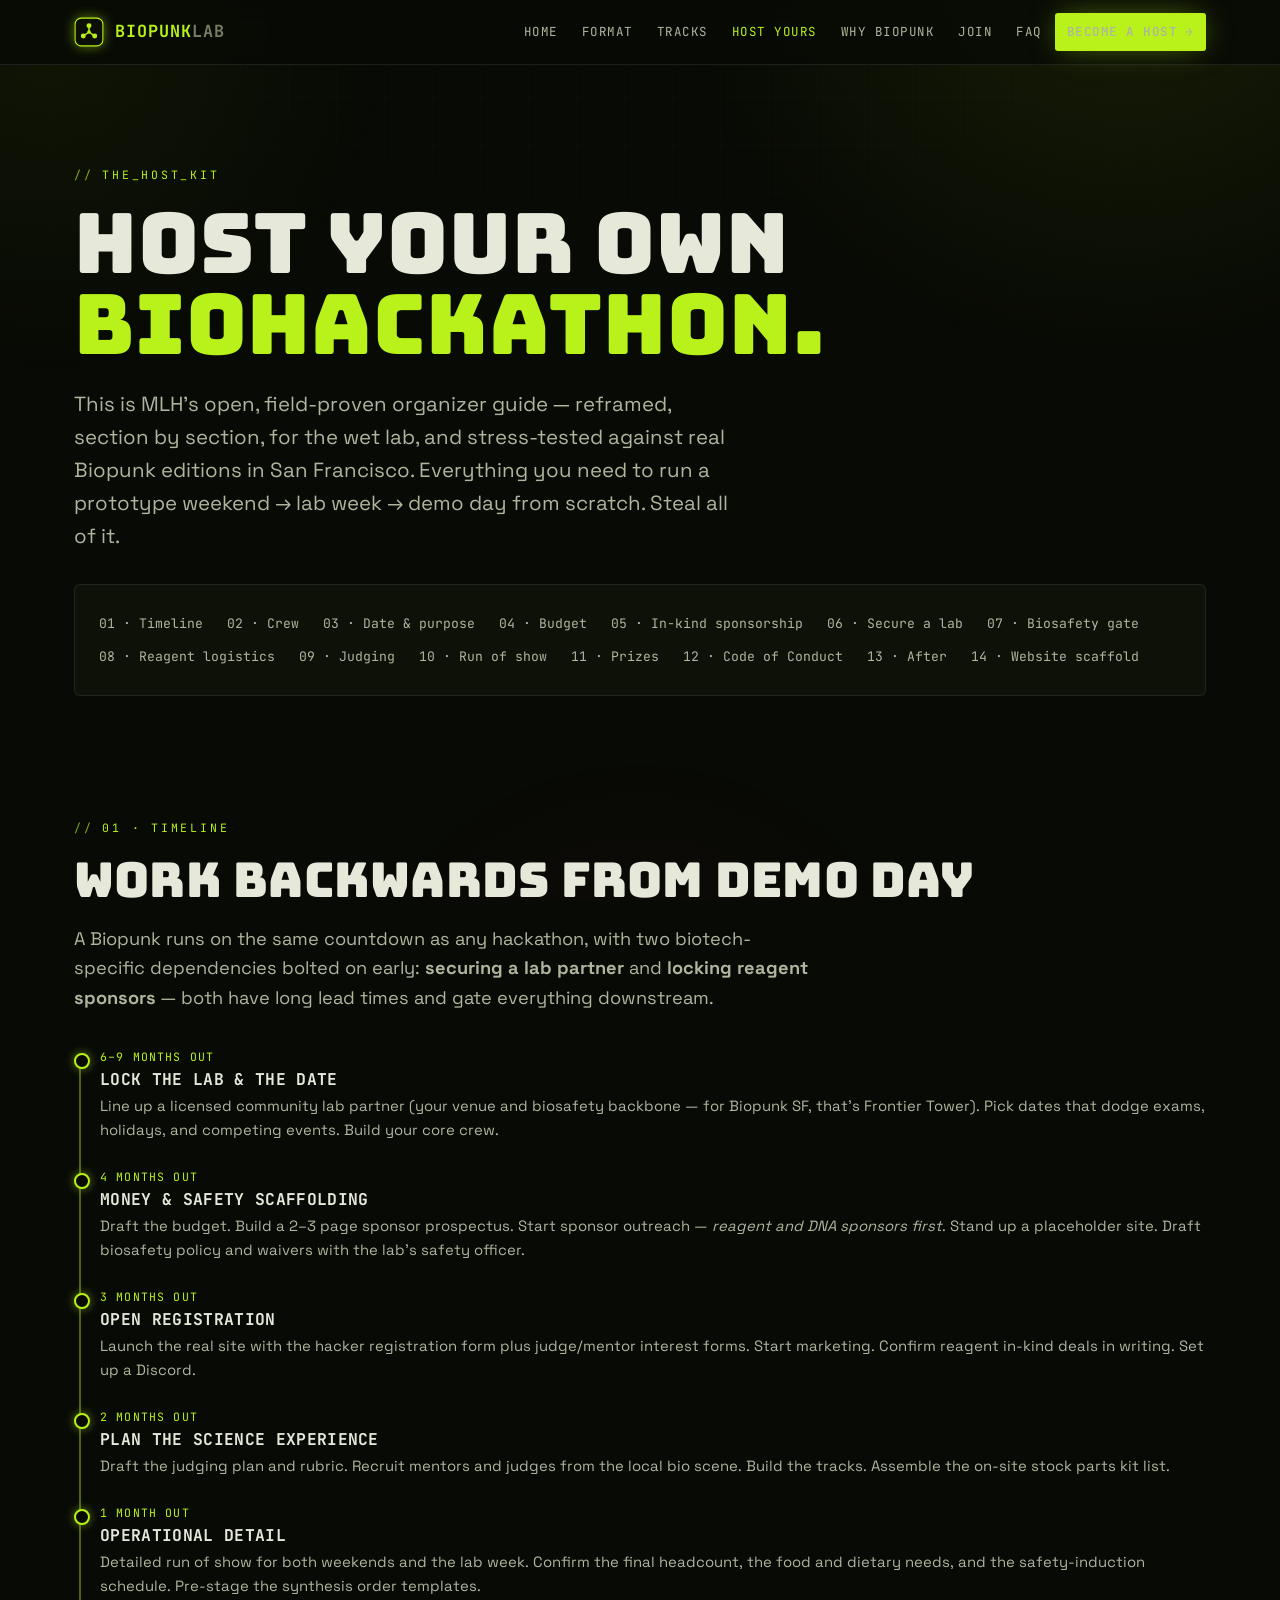
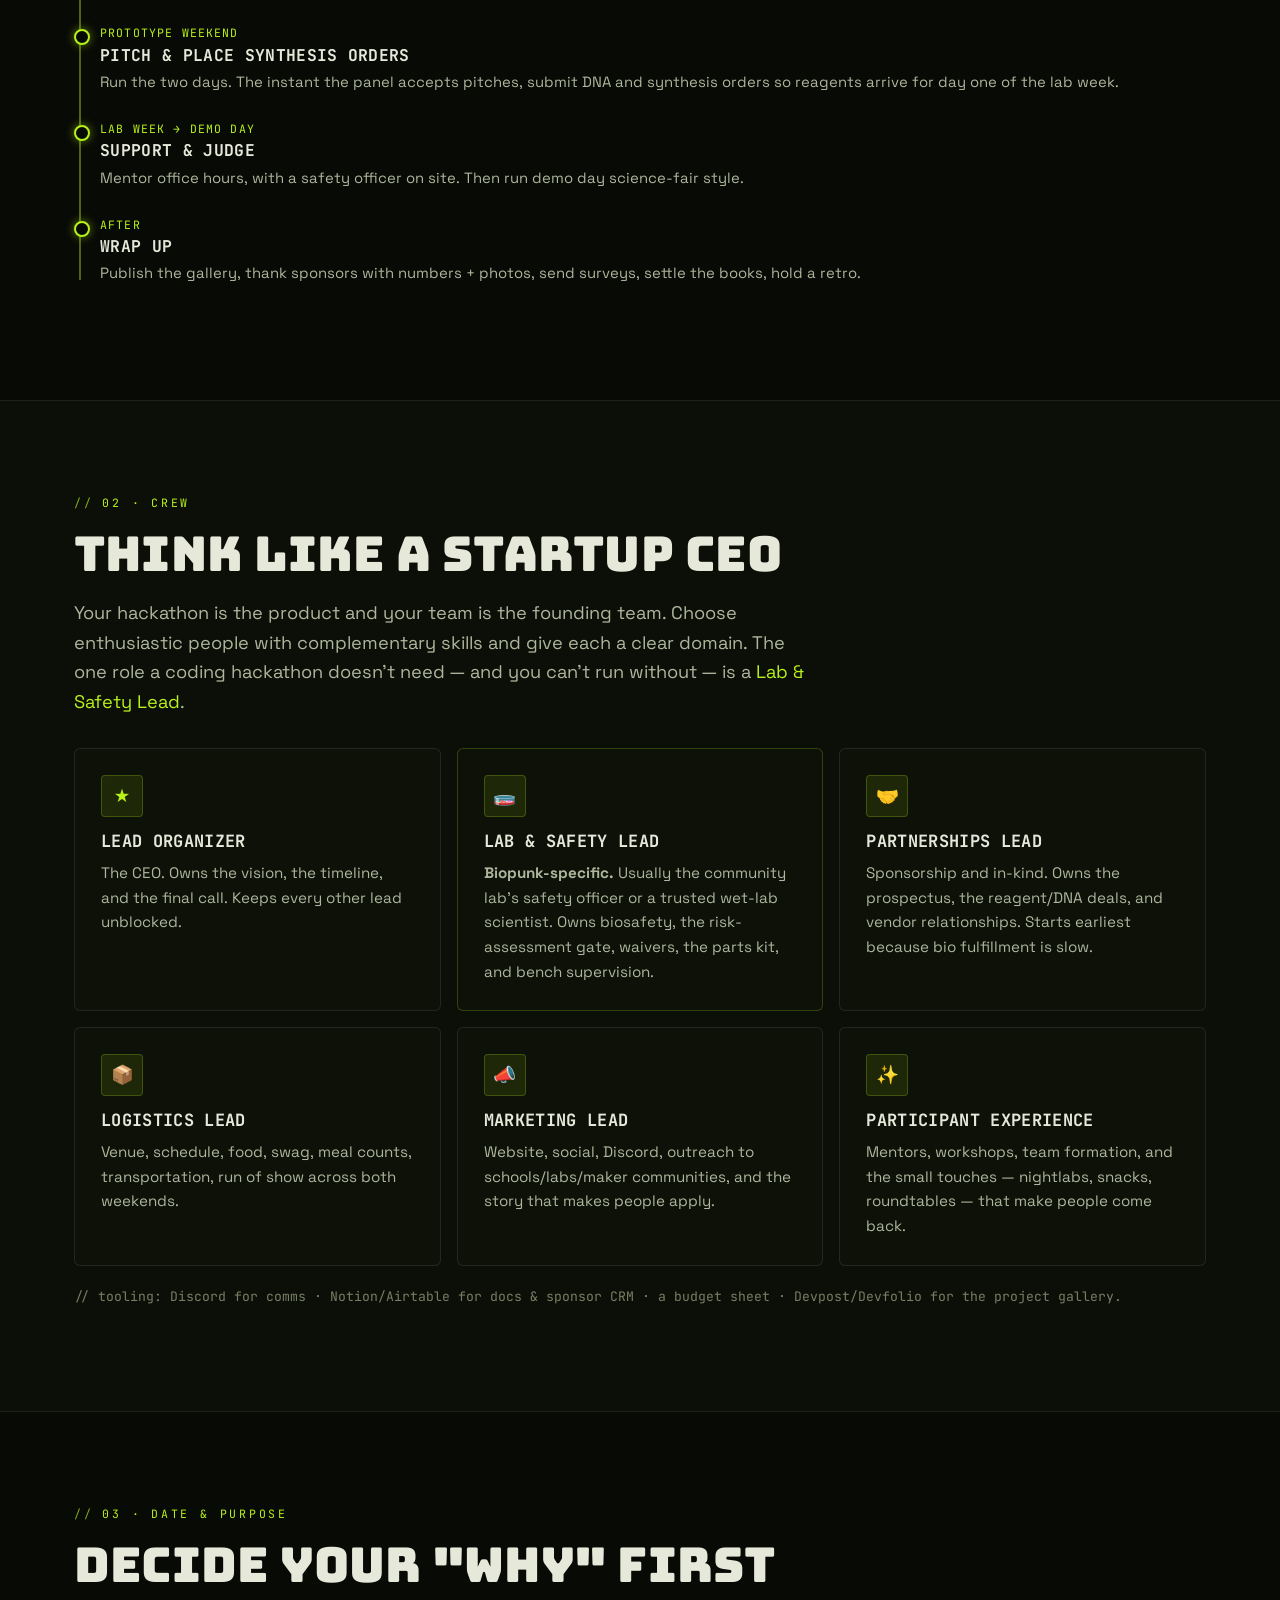
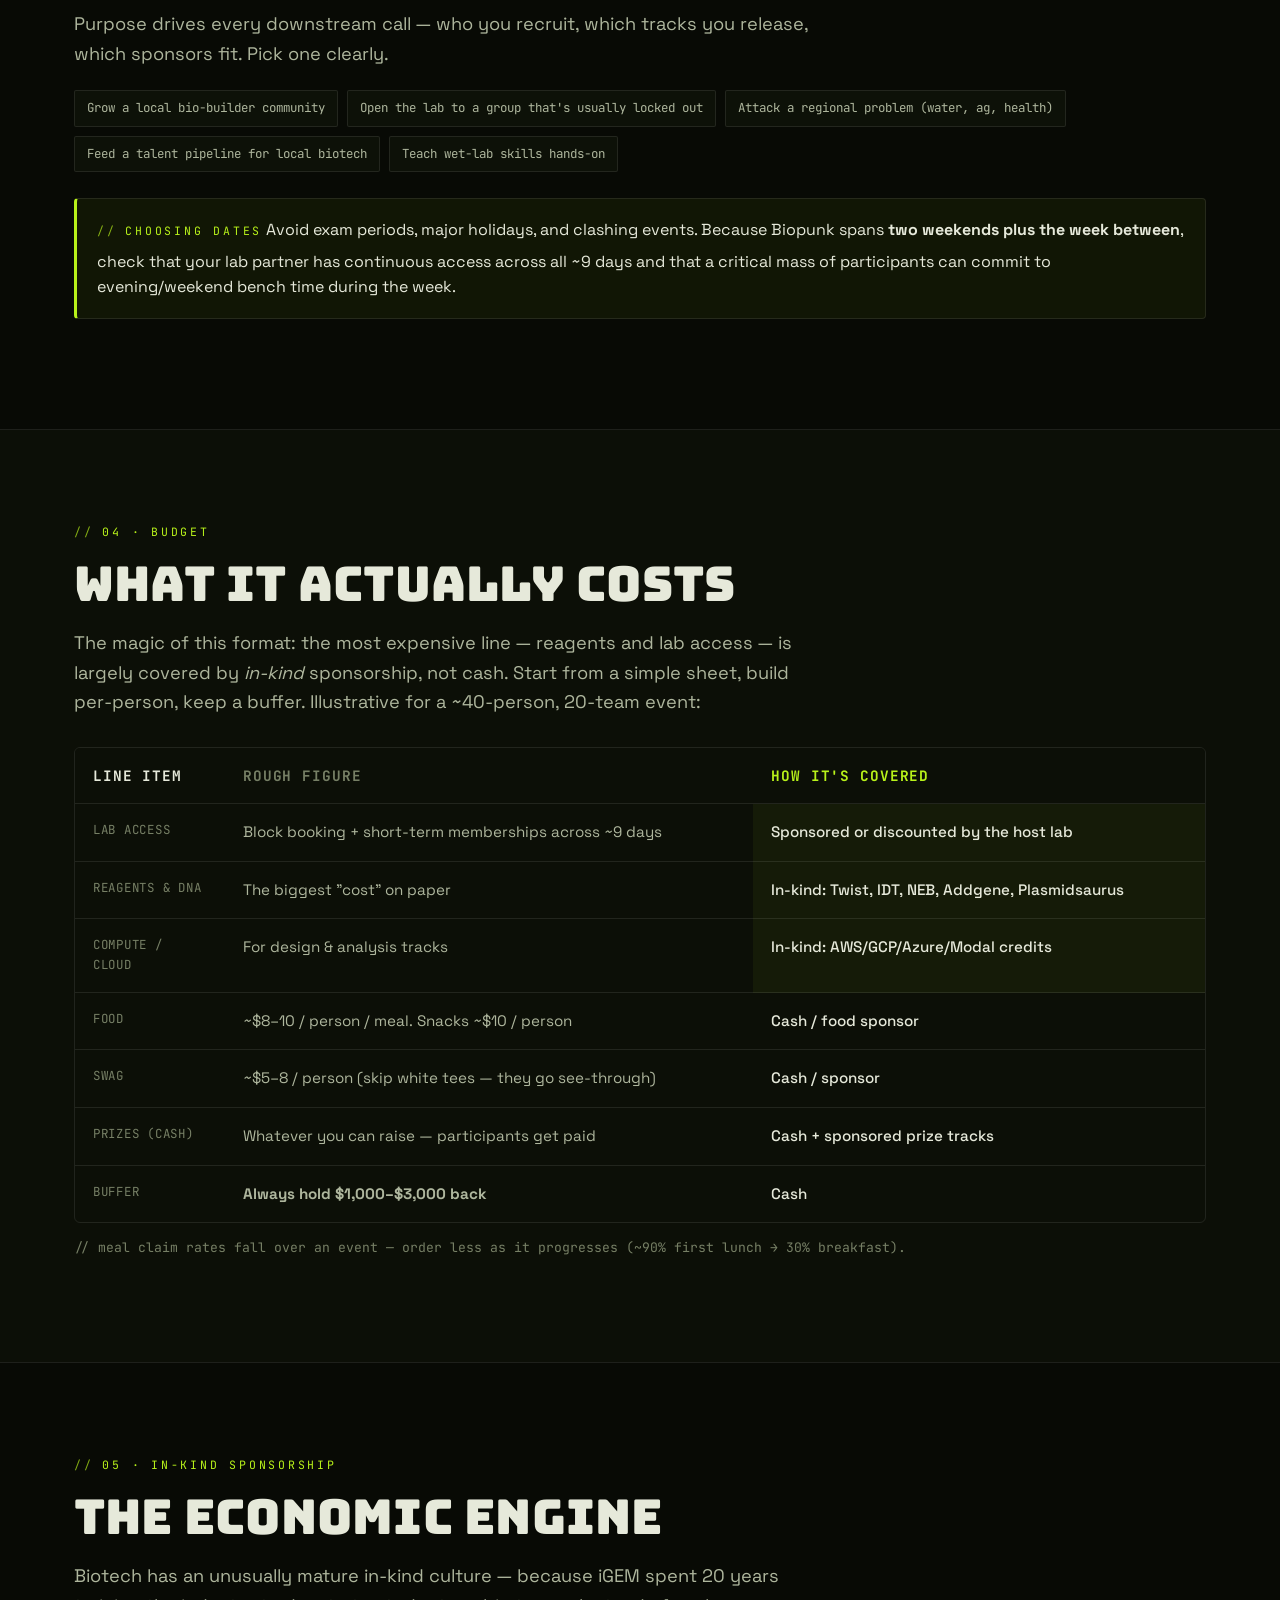
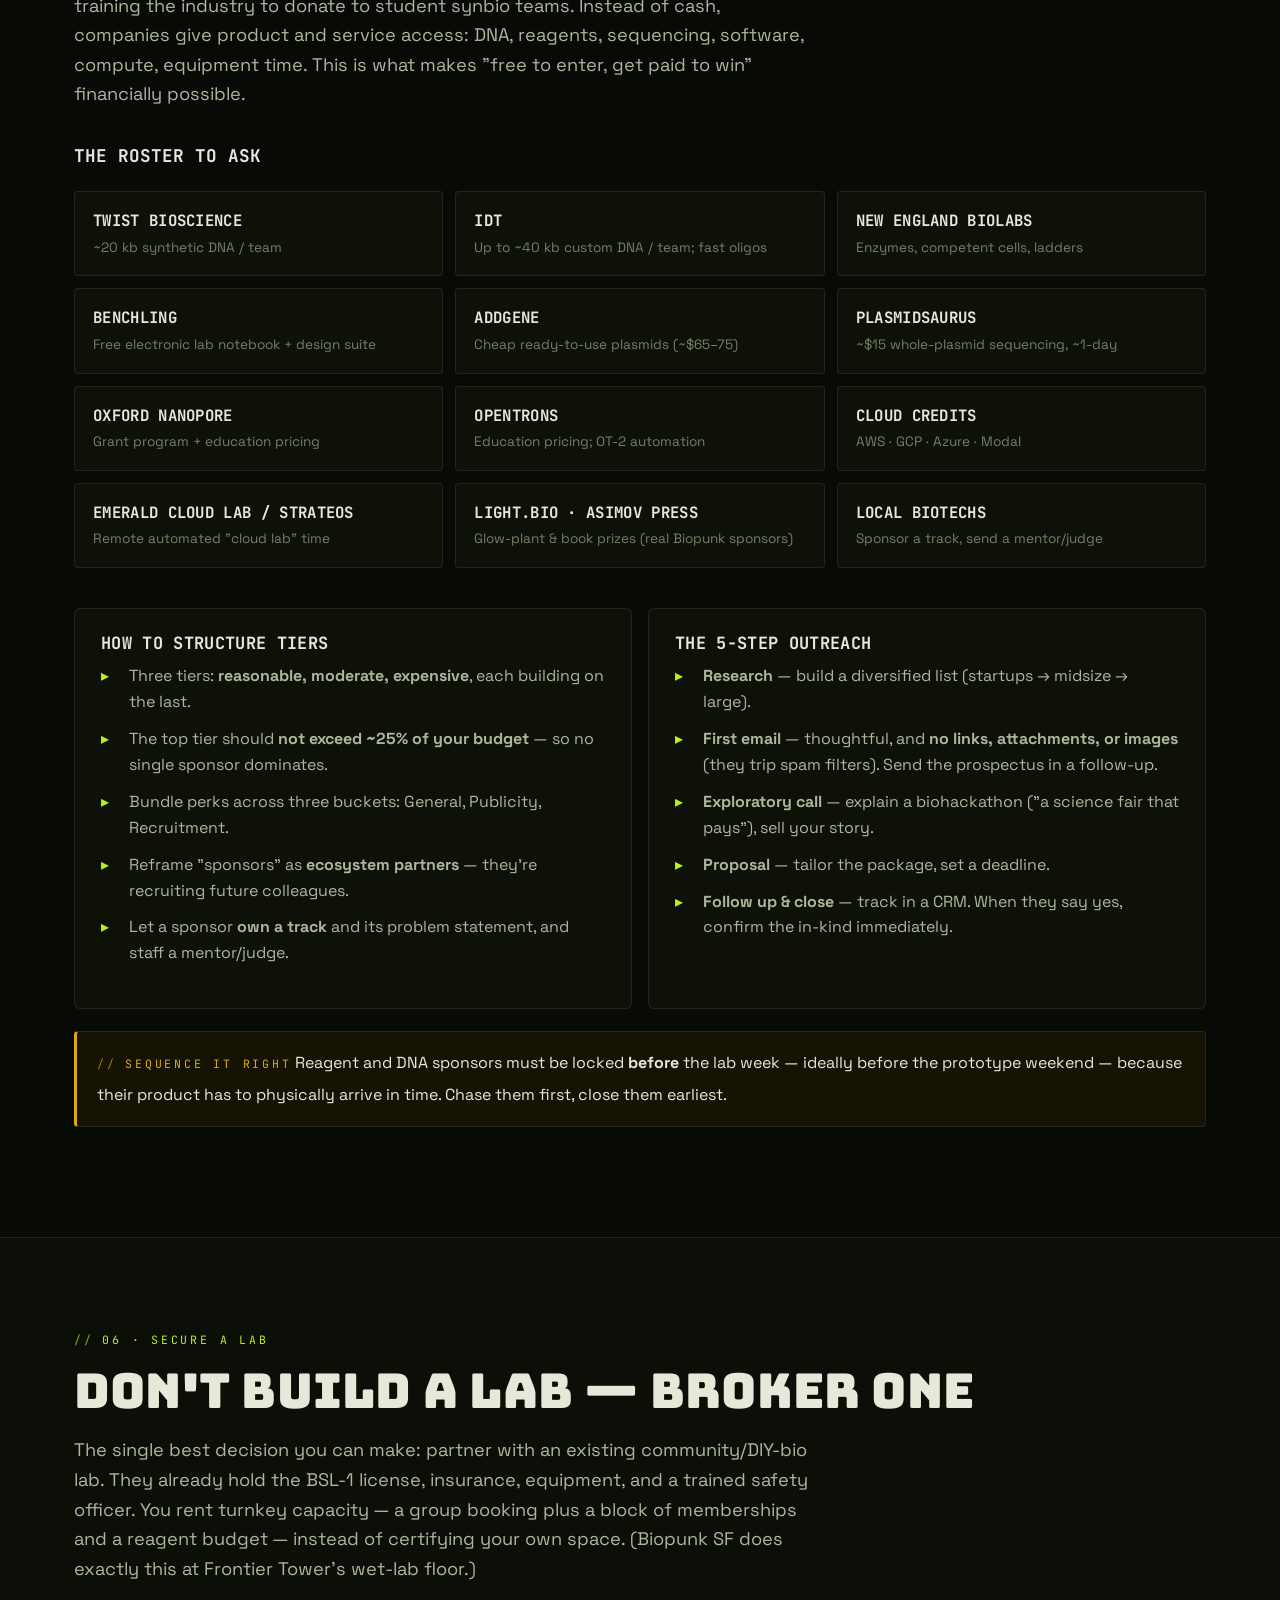
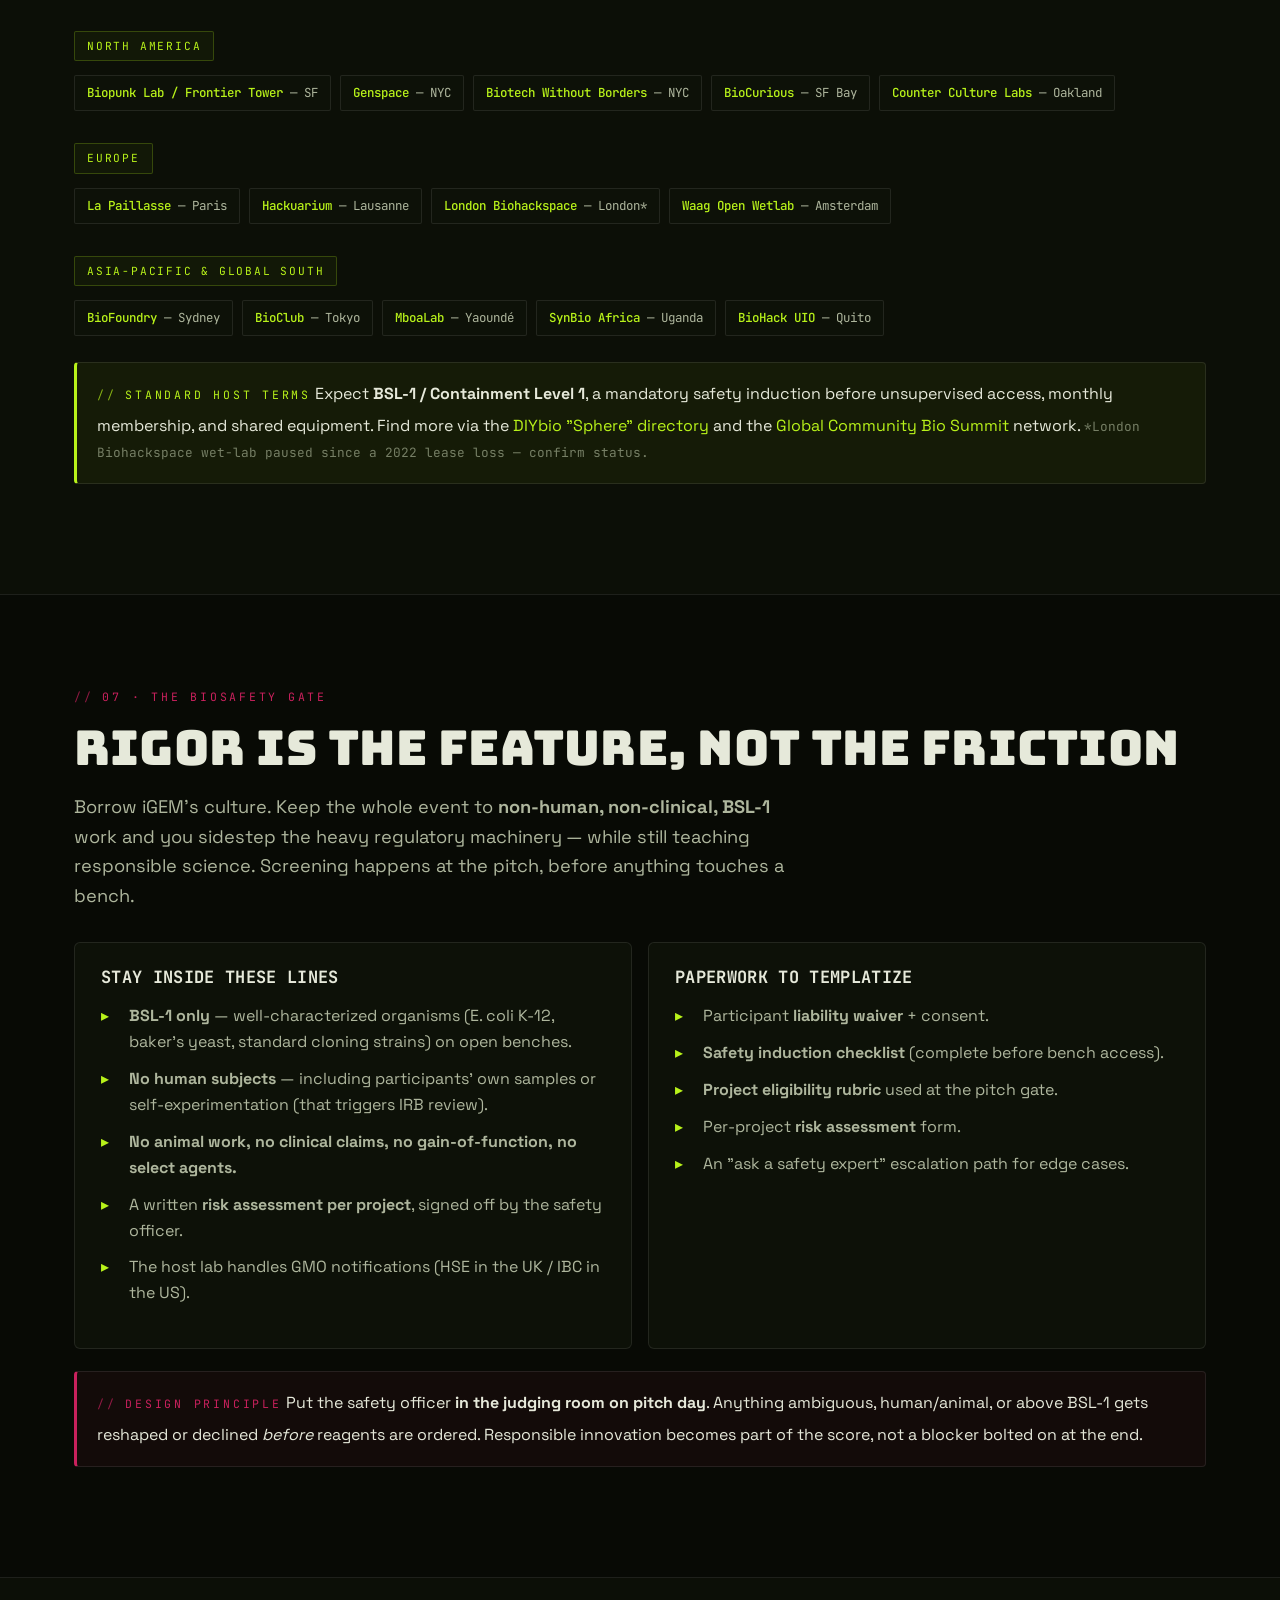
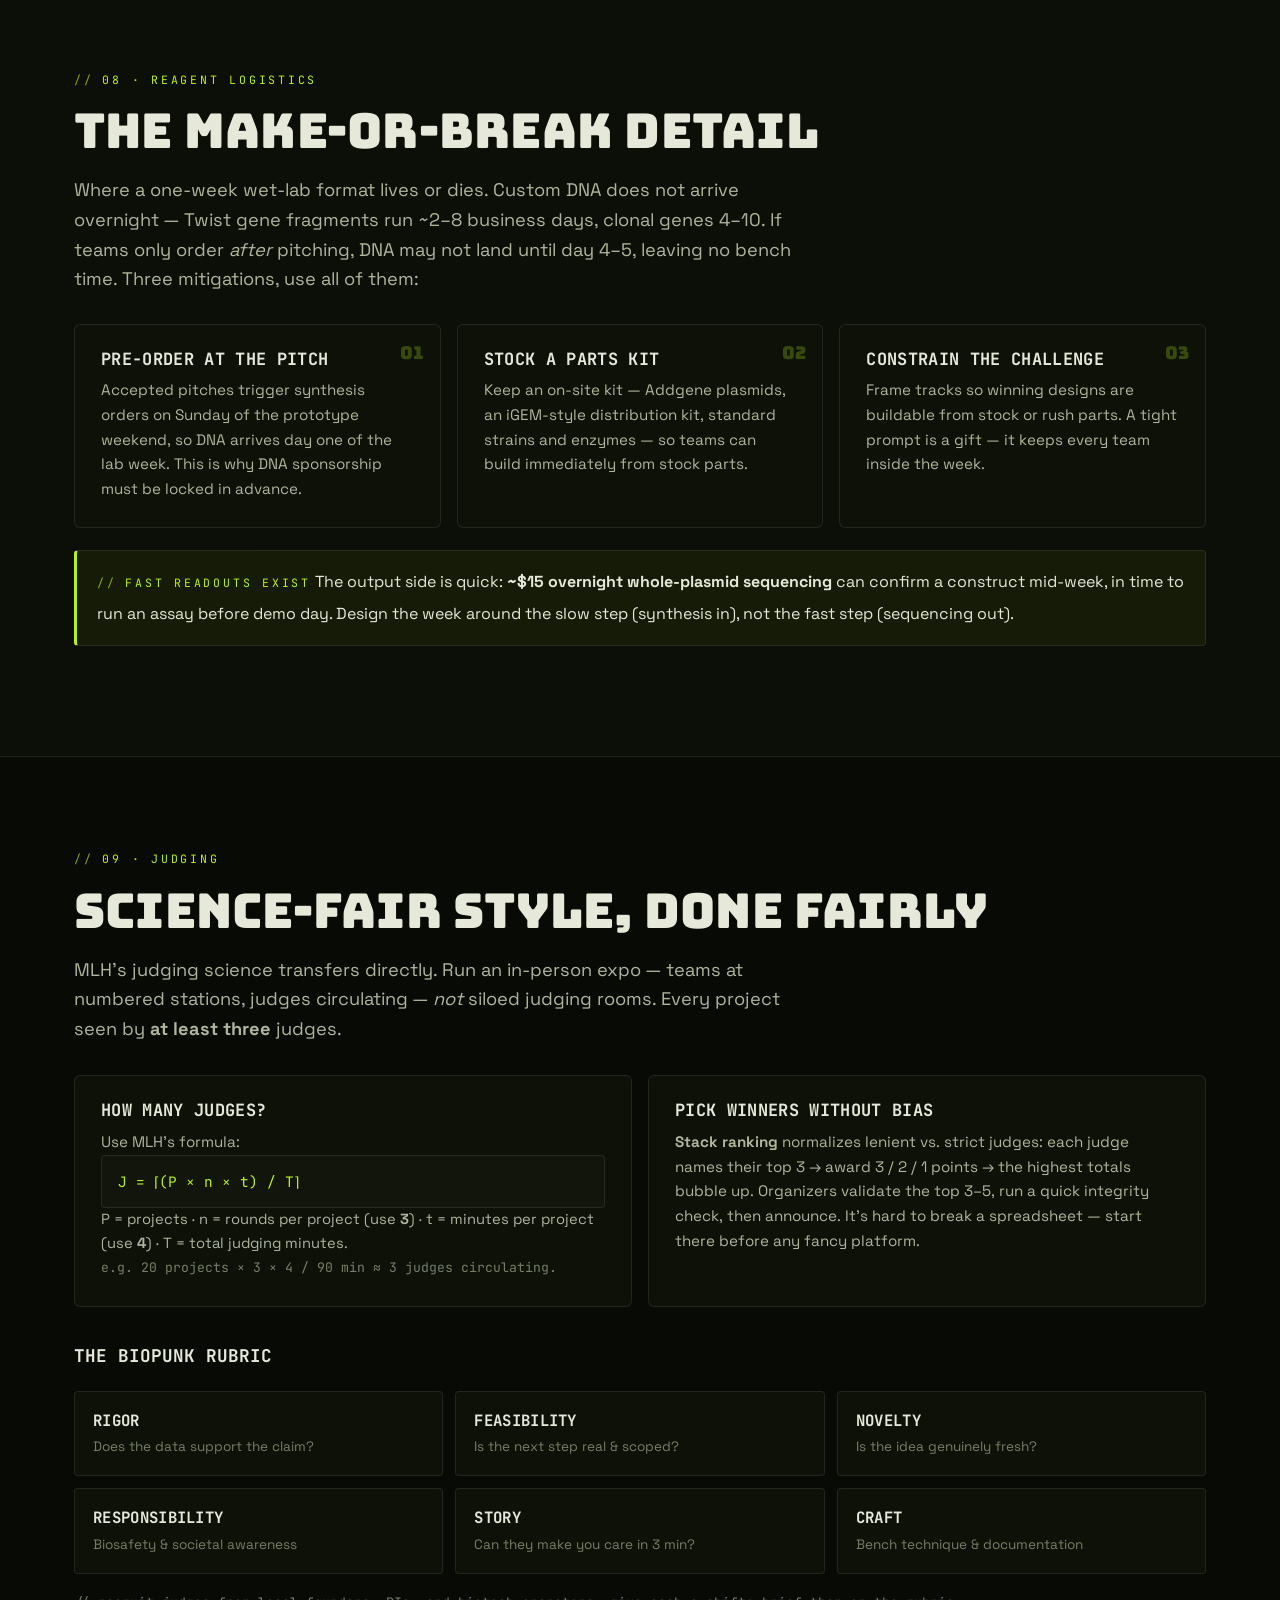
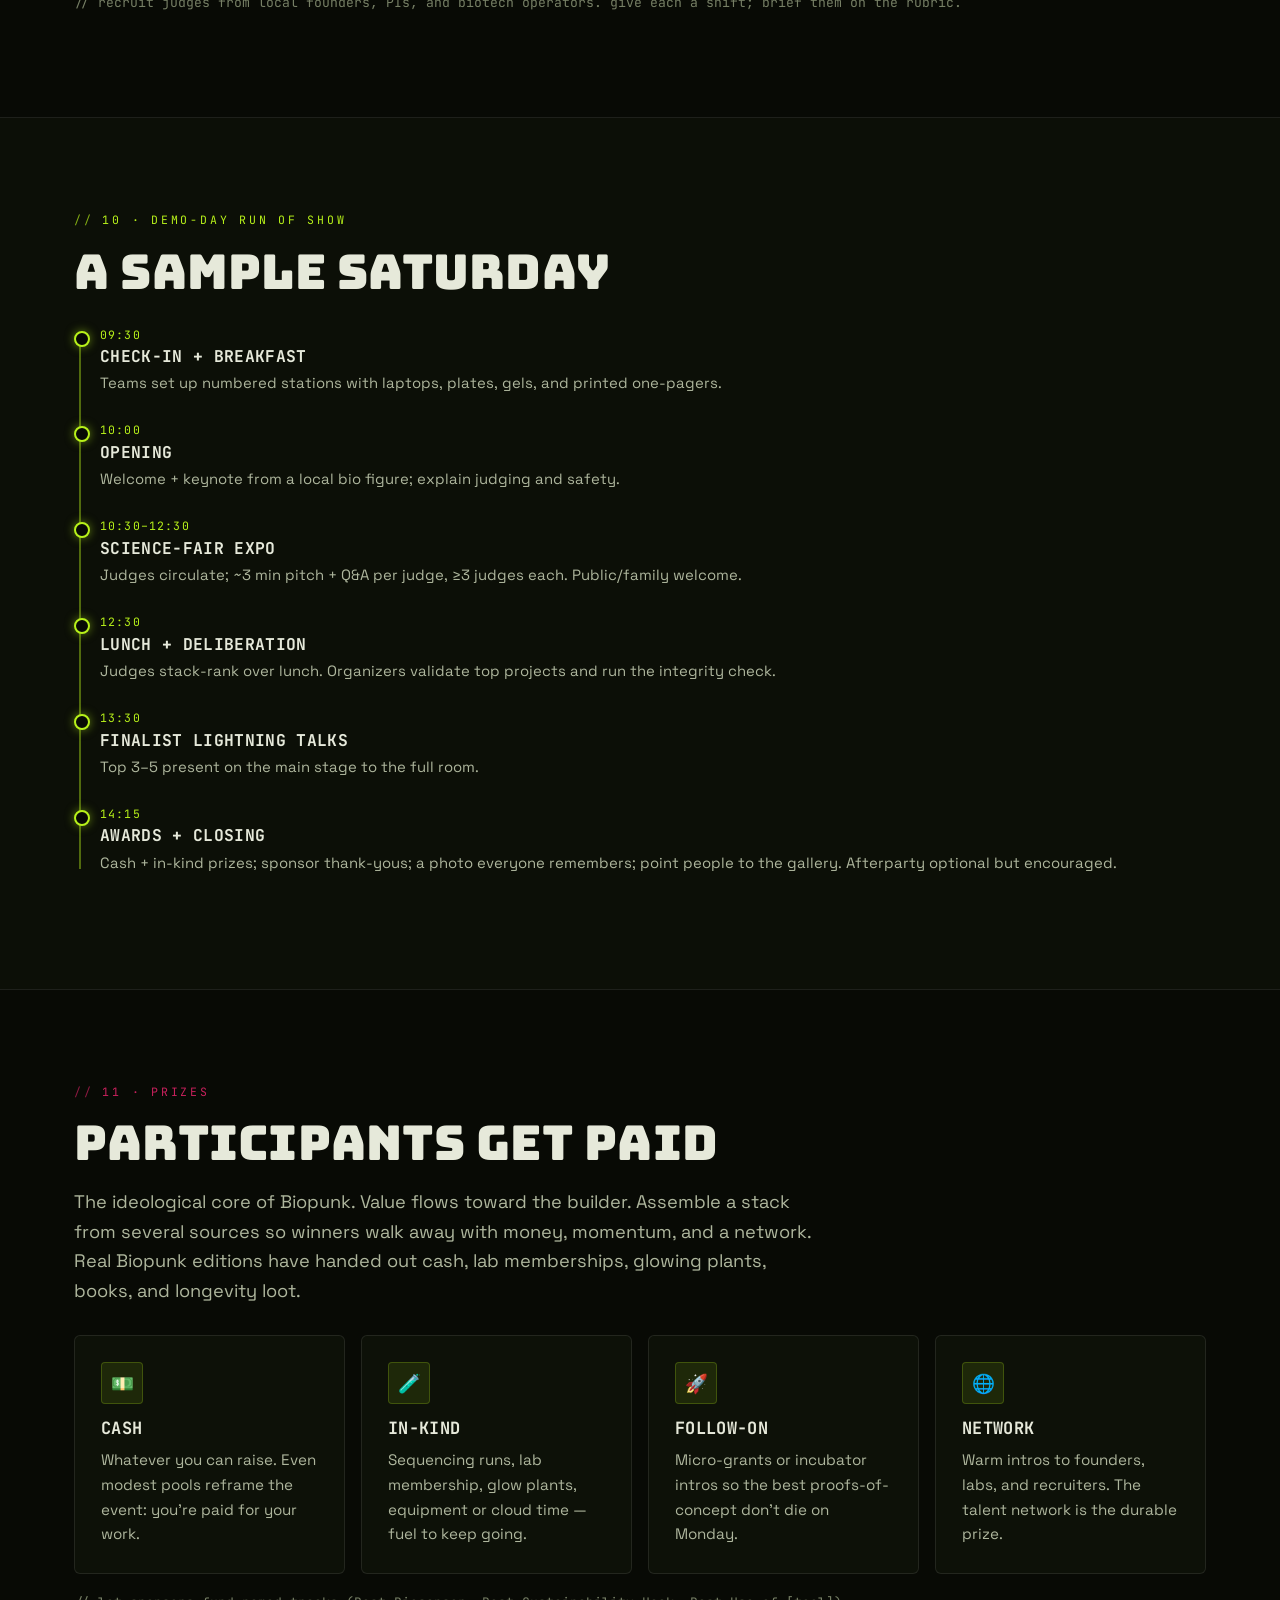
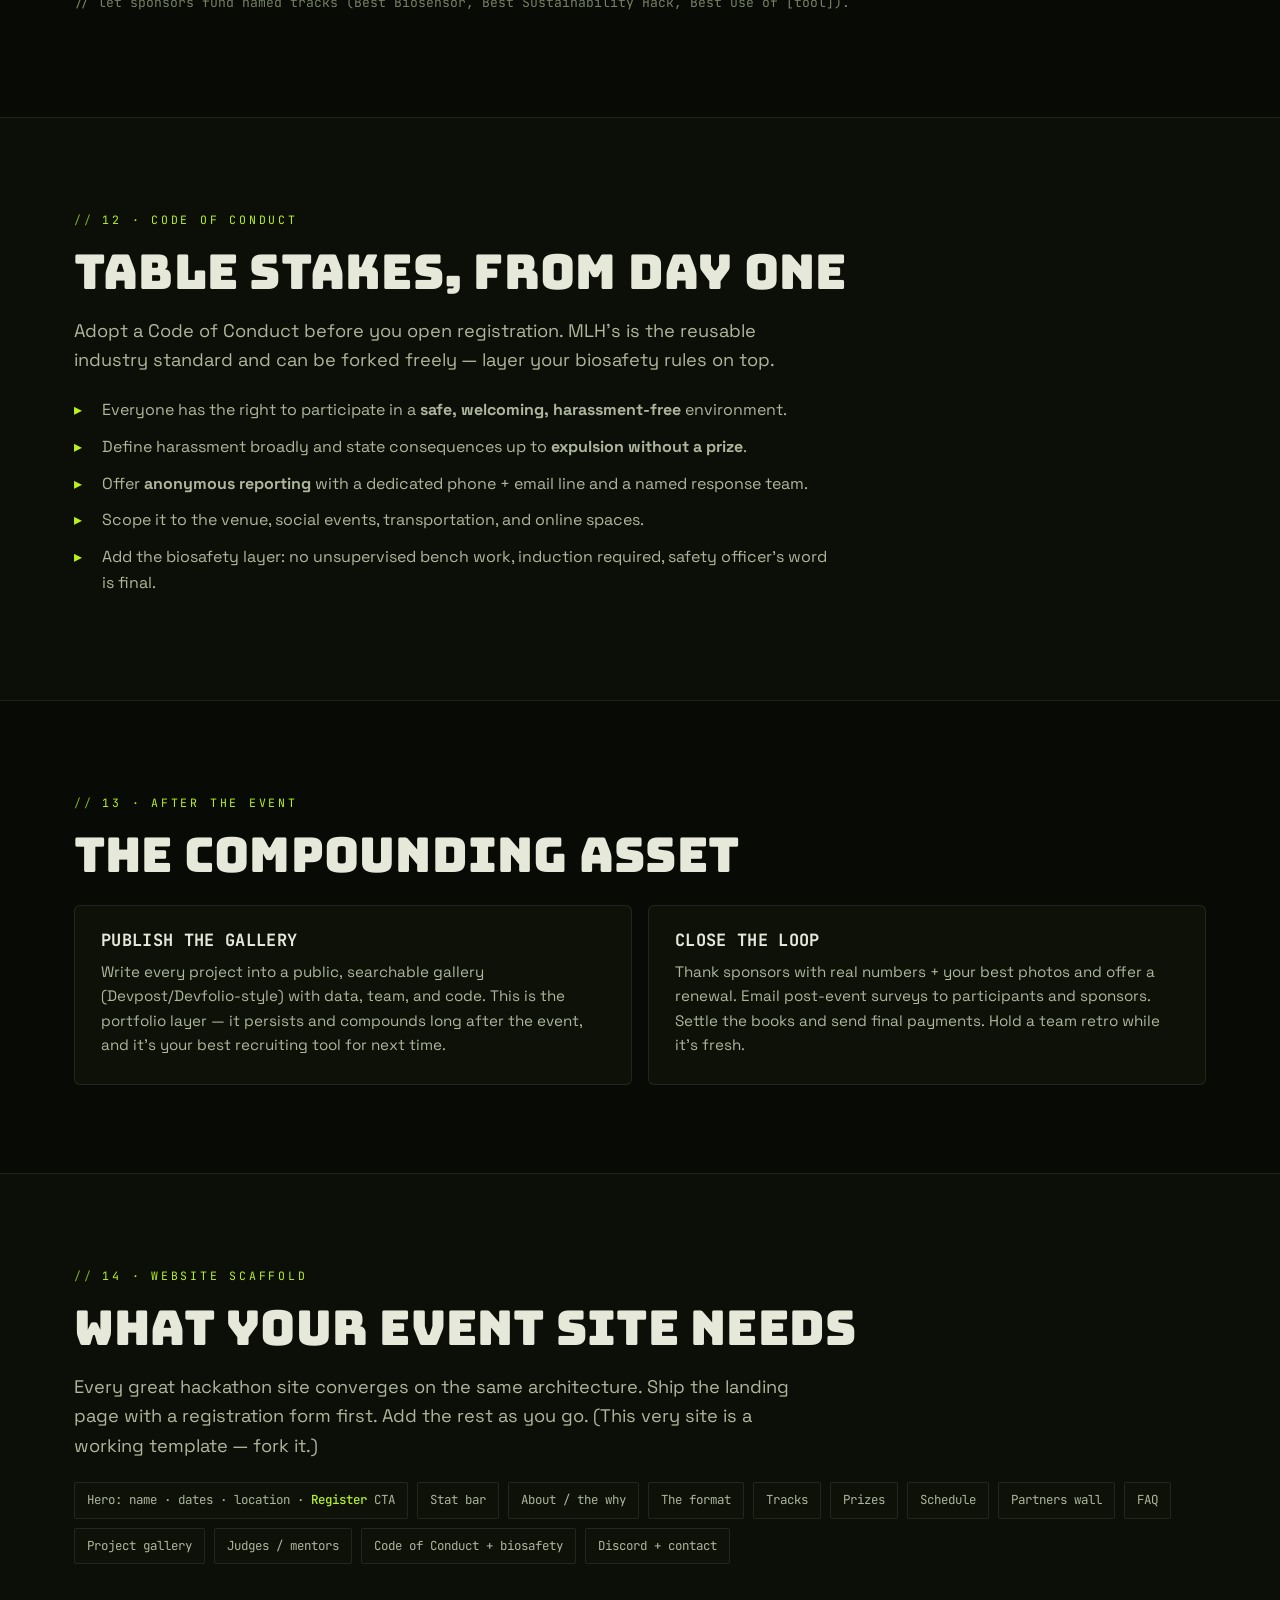
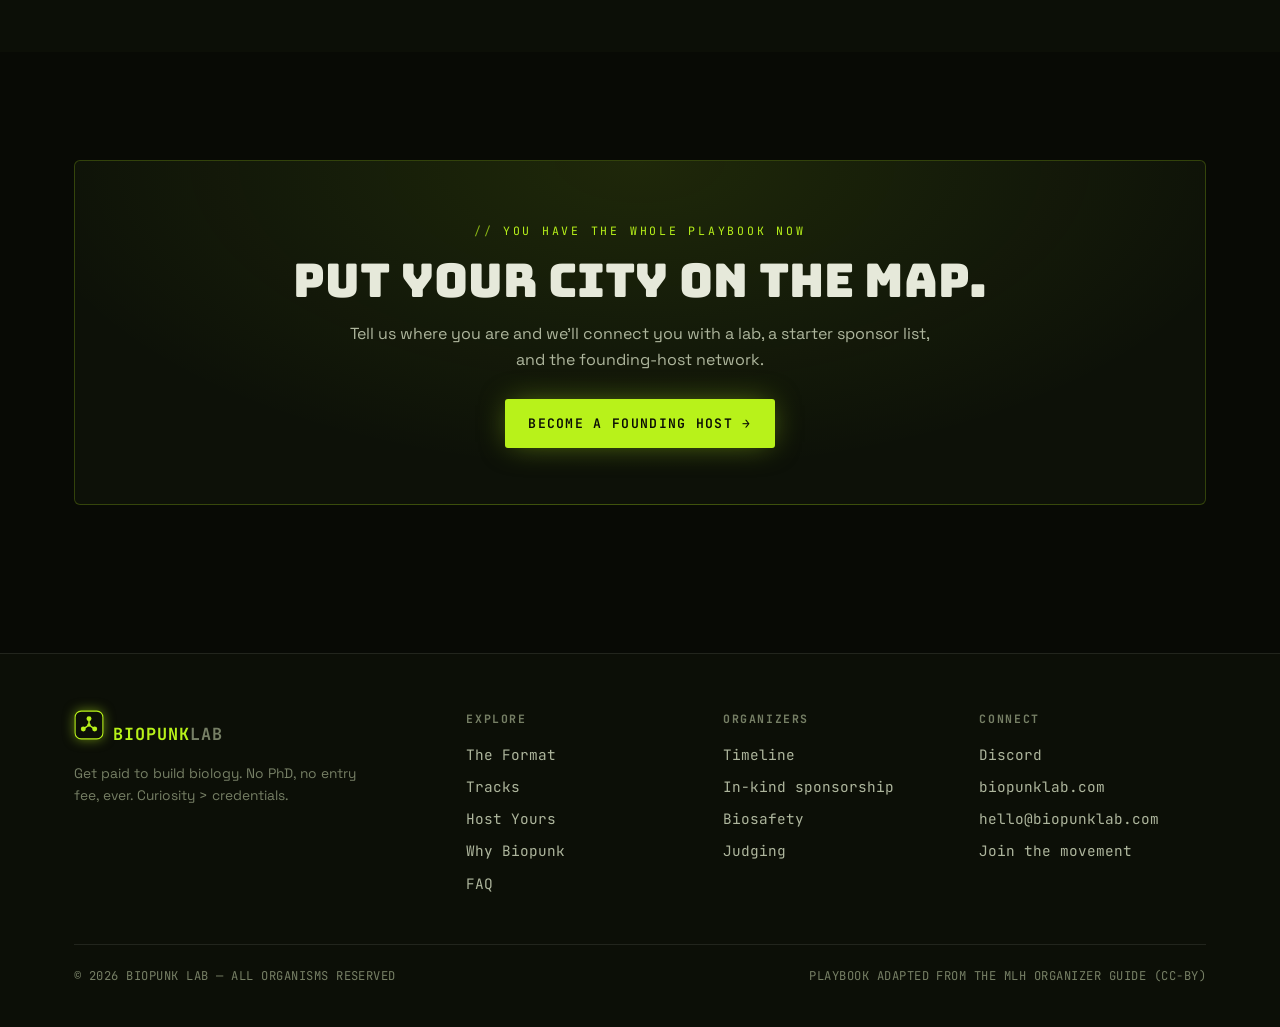
<file: host.html>
<!DOCTYPE html>
<html lang="en">
<head>
<meta charset="UTF-8">
<meta name="viewport" content="width=device-width, initial-scale=1.0">
<title>Host Your Own — Biopunk Lab</title>
<meta name="description" content="The complete playbook for hosting your own wet-lab biohackathon: timeline, crew, budget, in-kind sponsorship, securing a lab, biosafety, judging, demo day, code of conduct. MLH's organizer guide, reframed for biology.">
<link rel="preconnect" href="https://fonts.googleapis.com">
<link rel="preconnect" href="https://fonts.gstatic.com" crossorigin>
<link href="https://fonts.googleapis.com/css2?family=Bungee&family=JetBrains+Mono:wght@400;500;700&family=Permanent+Marker&family=Space+Grotesk:wght@400;500;600&display=swap" rel="stylesheet">
<link rel="stylesheet" href="styles.css">
<link rel="icon" href="data:image/svg+xml,<svg xmlns='http://www.w3.org/2000/svg' viewBox='0 0 32 32'><text y='26' font-size='26'>☣</text></svg>">
</head>
<body>

<nav class="nav">
  <div class="nav__inner">
    <a href="index.html" class="brand">
      <svg class="brand__mark" viewBox="0 0 40 40" fill="none" xmlns="http://www.w3.org/2000/svg"><rect x="1.5" y="1.5" width="37" height="37" rx="8" fill="#0c0f07" stroke="#b8f21a" stroke-width="1.4"/><g stroke="#b8f21a" stroke-width="2" stroke-linecap="round"><path d="M20 20 20 12.5M20 20 13.2 24.8M20 20 26.8 24.8"/></g><g fill="#b8f21a"><circle cx="20" cy="20" r="2.4"/><circle cx="20" cy="11.5" r="3.3"/><circle cx="12.4" cy="25.3" r="3.3"/><circle cx="27.6" cy="25.3" r="3.3"/></g></svg>
      <span class="brand__txt"><span class="bio">BIOPUNK</span><span class="lab">LAB</span></span>
    </a>
    <button class="menu-btn" onclick="document.getElementById('nl').classList.toggle('show')">☰</button>
    <div class="nav__links" id="nl">
      <a href="index.html">Home</a>
      <a href="format.html">Format</a>
      <a href="tracks.html">Tracks</a>
      <a href="host.html" class="active">Host Yours</a>
      <a href="manifesto.html">Why Biopunk</a>
      <a href="get-involved.html">Join</a>
      <a href="faq.html">FAQ</a>
      <a href="get-involved.html" class="btn btn--primary btn--sm">Become a host →</a>
    </div>
  </div>
</nav>

<header class="hero" style="padding-bottom:30px">
  <div class="wrap">
    <span class="kicker">The_host_kit</span>
    <h1>Host your own <span class="hl">biohackathon.</span></h1>
    <p class="hero__sub">This is MLH's open, field-proven organizer guide — reframed, section by section, for the wet lab, and stress-tested against real Biopunk editions in San Francisco. Everything you need to run a prototype weekend → lab week → demo day from scratch. Steal all of it.</p>
    <div class="toc">
      <a href="#timeline">01 · Timeline</a>
      <a href="#crew">02 · Crew</a>
      <a href="#purpose">03 · Date &amp; purpose</a>
      <a href="#budget">04 · Budget</a>
      <a href="#sponsorship">05 · In-kind sponsorship</a>
      <a href="#lab">06 · Secure a lab</a>
      <a href="#safety">07 · Biosafety gate</a>
      <a href="#reagents">08 · Reagent logistics</a>
      <a href="#judging">09 · Judging</a>
      <a href="#runofshow">10 · Run of show</a>
      <a href="#prizes">11 · Prizes</a>
      <a href="#conduct">12 · Code of Conduct</a>
      <a href="#after">13 · After</a>
      <a href="#website">14 · Website scaffold</a>
    </div>
  </div>
</header>

<section class="section anchor" id="timeline">
  <div class="wrap">
    <span class="kicker">01 · Timeline</span>
    <h2>Work backwards from demo day</h2>
    <p class="lead">A Biopunk runs on the same countdown as any hackathon, with two biotech-specific dependencies bolted on early: <strong>securing a lab partner</strong> and <strong>locking reagent sponsors</strong> — both have long lead times and gate everything downstream.</p>
    <div class="timeline">
      <div class="tl"><div class="tl__when">6–9 months out</div><h4>Lock the lab &amp; the date</h4><p>Line up a licensed community lab partner (your venue and biosafety backbone — for Biopunk SF, that's Frontier Tower). Pick dates that dodge exams, holidays, and competing events. Build your core crew.</p></div>
      <div class="tl"><div class="tl__when">4 months out</div><h4>Money &amp; safety scaffolding</h4><p>Draft the budget. Build a 2–3 page sponsor prospectus. Start sponsor outreach — <em>reagent and DNA sponsors first</em>. Stand up a placeholder site. Draft biosafety policy and waivers with the lab's safety officer.</p></div>
      <div class="tl"><div class="tl__when">3 months out</div><h4>Open registration</h4><p>Launch the real site with the hacker registration form plus judge/mentor interest forms. Start marketing. Confirm reagent in-kind deals in writing. Set up a Discord.</p></div>
      <div class="tl"><div class="tl__when">2 months out</div><h4>Plan the science experience</h4><p>Draft the judging plan and rubric. Recruit mentors and judges from the local bio scene. Build the tracks. Assemble the on-site stock parts kit list.</p></div>
      <div class="tl"><div class="tl__when">1 month out</div><h4>Operational detail</h4><p>Detailed run of show for both weekends and the lab week. Confirm the final headcount, the food and dietary needs, and the safety-induction schedule. Pre-stage the synthesis order templates.</p></div>
      <div class="tl"><div class="tl__when">Prototype Weekend</div><h4>Pitch &amp; place synthesis orders</h4><p>Run the two days. The instant the panel accepts pitches, submit DNA and synthesis orders so reagents arrive for day one of the lab week.</p></div>
      <div class="tl"><div class="tl__when">Lab week → Demo Day</div><h4>Support &amp; judge</h4><p>Mentor office hours, with a safety officer on site. Then run demo day science-fair style.</p></div>
      <div class="tl"><div class="tl__when">After</div><h4>Wrap up</h4><p>Publish the gallery, thank sponsors with numbers + photos, send surveys, settle the books, hold a retro.</p></div>
    </div>
  </div>
</section>

<div class="divider"></div>

<section class="section anchor" id="crew" style="background:var(--bg-2)">
  <div class="wrap">
    <span class="kicker">02 · Crew</span>
    <h2>Think like a startup CEO</h2>
    <p class="lead">Your hackathon is the product and your team is the founding team. Choose enthusiastic people with complementary skills and give each a clear domain. The one role a coding hackathon doesn't need — and you can't run without — is a <span class="hl">Lab &amp; Safety Lead</span>.</p>
    <div class="grid grid-3" style="margin-top:32px">
      <div class="card"><div class="card__ico">★</div><h3>Lead Organizer</h3><p>The CEO. Owns the vision, the timeline, and the final call. Keeps every other lead unblocked.</p></div>
      <div class="card" style="border-color:var(--line-acid)"><div class="card__ico">🧫</div><h3>Lab &amp; Safety Lead</h3><p><b>Biopunk-specific.</b> Usually the community lab's safety officer or a trusted wet-lab scientist. Owns biosafety, the risk-assessment gate, waivers, the parts kit, and bench supervision.</p></div>
      <div class="card"><div class="card__ico">🤝</div><h3>Partnerships Lead</h3><p>Sponsorship and in-kind. Owns the prospectus, the reagent/DNA deals, and vendor relationships. Starts earliest because bio fulfillment is slow.</p></div>
      <div class="card"><div class="card__ico">📦</div><h3>Logistics Lead</h3><p>Venue, schedule, food, swag, meal counts, transportation, run of show across both weekends.</p></div>
      <div class="card"><div class="card__ico">📣</div><h3>Marketing Lead</h3><p>Website, social, Discord, outreach to schools/labs/maker communities, and the story that makes people apply.</p></div>
      <div class="card"><div class="card__ico">✨</div><h3>Participant Experience</h3><p>Mentors, workshops, team formation, and the small touches — nightlabs, snacks, roundtables — that make people come back.</p></div>
    </div>
    <p class="mono" style="font-size:.82rem;color:var(--muted);margin-top:20px">// tooling: Discord for comms · Notion/Airtable for docs &amp; sponsor CRM · a budget sheet · Devpost/Devfolio for the project gallery.</p>
  </div>
</section>

<div class="divider"></div>

<section class="section anchor" id="purpose">
  <div class="wrap">
    <span class="kicker">03 · Date &amp; purpose</span>
    <h2>Decide your "why" first</h2>
    <p class="lead">Purpose drives every downstream call — who you recruit, which tracks you release, which sponsors fit. Pick one clearly.</p>
    <div class="pills" style="margin-top:22px">
      <span class="pill">Grow a local bio-builder community</span>
      <span class="pill">Open the lab to a group that's usually locked out</span>
      <span class="pill">Attack a regional problem (water, ag, health)</span>
      <span class="pill">Feed a talent pipeline for local biotech</span>
      <span class="pill">Teach wet-lab skills hands-on</span>
    </div>
    <div class="note" style="margin-top:26px">
      <span class="kicker">Choosing dates</span>
      Avoid exam periods, major holidays, and clashing events. Because Biopunk spans <strong>two weekends plus the week between</strong>, check that your lab partner has continuous access across all ~9 days and that a critical mass of participants can commit to evening/weekend bench time during the week.
    </div>
  </div>
</section>

<div class="divider"></div>

<section class="section anchor" id="budget" style="background:var(--bg-2)">
  <div class="wrap">
    <span class="kicker">04 · Budget</span>
    <h2>What it actually costs</h2>
    <p class="lead">The magic of this format: the most expensive line — reagents and lab access — is largely covered by <em>in-kind</em> sponsorship, not cash. Start from a simple sheet, build per-person, keep a buffer. Illustrative for a ~40-person, 20-team event:</p>
    <table class="cmp" style="margin-top:30px">
      <thead><tr><th>Line item</th><th>Rough figure</th><th>How it's covered</th></tr></thead>
      <tbody>
        <tr><td>Lab access</td><td>Block booking + short-term memberships across ~9 days</td><td class="col-punk">Sponsored or discounted by the host lab</td></tr>
        <tr><td>Reagents &amp; DNA</td><td>The biggest "cost" on paper</td><td class="col-punk">In-kind: Twist, IDT, NEB, Addgene, Plasmidsaurus</td></tr>
        <tr><td>Compute / cloud</td><td>For design &amp; analysis tracks</td><td class="col-punk">In-kind: AWS/GCP/Azure/Modal credits</td></tr>
        <tr><td>Food</td><td>~$8–10 / person / meal. Snacks ~$10 / person</td><td>Cash / food sponsor</td></tr>
        <tr><td>Swag</td><td>~$5–8 / person (skip white tees — they go see-through)</td><td>Cash / sponsor</td></tr>
        <tr><td>Prizes (cash)</td><td>Whatever you can raise — participants get paid</td><td>Cash + sponsored prize tracks</td></tr>
        <tr><td>Buffer</td><td><strong>Always hold $1,000–$3,000 back</strong></td><td>Cash</td></tr>
      </tbody>
    </table>
    <p class="mono" style="font-size:.82rem;color:var(--muted);margin-top:14px">// meal claim rates fall over an event — order less as it progresses (~90% first lunch → 30% breakfast).</p>
  </div>
</section>

<div class="divider"></div>

<section class="section anchor" id="sponsorship">
  <div class="wrap">
    <span class="kicker">05 · In-kind sponsorship</span>
    <h2>The economic engine</h2>
    <p class="lead">Biotech has an unusually mature in-kind culture — because iGEM spent 20 years training the industry to donate to student synbio teams. Instead of cash, companies give product and service access: DNA, reagents, sequencing, software, compute, equipment time. This is what makes "free to enter, get paid to win" financially possible.</p>
    <h3 style="margin-top:38px;font-family:var(--font-mono);text-transform:uppercase;font-size:1.1rem">The roster to ask</h3>
    <div class="roster">
      <div class="rost"><b>Twist Bioscience</b><span>~20 kb synthetic DNA / team</span></div>
      <div class="rost"><b>IDT</b><span>Up to ~40 kb custom DNA / team; fast oligos</span></div>
      <div class="rost"><b>New England Biolabs</b><span>Enzymes, competent cells, ladders</span></div>
      <div class="rost"><b>Benchling</b><span>Free electronic lab notebook + design suite</span></div>
      <div class="rost"><b>Addgene</b><span>Cheap ready-to-use plasmids (~$65–75)</span></div>
      <div class="rost"><b>Plasmidsaurus</b><span>~$15 whole-plasmid sequencing, ~1-day</span></div>
      <div class="rost"><b>Oxford Nanopore</b><span>Grant program + education pricing</span></div>
      <div class="rost"><b>Opentrons</b><span>Education pricing; OT-2 automation</span></div>
      <div class="rost"><b>Cloud credits</b><span>AWS · GCP · Azure · Modal</span></div>
      <div class="rost"><b>Emerald Cloud Lab / Strateos</b><span>Remote automated "cloud lab" time</span></div>
      <div class="rost"><b>Light.bio · Asimov Press</b><span>Glow-plant &amp; book prizes (real Biopunk sponsors)</span></div>
      <div class="rost"><b>Local biotechs</b><span>Sponsor a track, send a mentor/judge</span></div>
    </div>
    <div class="grid grid-2" style="margin-top:40px">
      <div class="card">
        <h3>How to structure tiers</h3>
        <ul class="check" style="margin-top:6px">
          <li>Three tiers: <b>reasonable, moderate, expensive</b>, each building on the last.</li>
          <li>The top tier should <b>not exceed ~25% of your budget</b> — so no single sponsor dominates.</li>
          <li>Bundle perks across three buckets: General, Publicity, Recruitment.</li>
          <li>Reframe "sponsors" as <b>ecosystem partners</b> — they're recruiting future colleagues.</li>
          <li>Let a sponsor <b>own a track</b> and its problem statement, and staff a mentor/judge.</li>
        </ul>
      </div>
      <div class="card">
        <h3>The 5-step outreach</h3>
        <ul class="check" style="margin-top:6px">
          <li><b>Research</b> — build a diversified list (startups → midsize → large).</li>
          <li><b>First email</b> — thoughtful, and <b>no links, attachments, or images</b> (they trip spam filters). Send the prospectus in a follow-up.</li>
          <li><b>Exploratory call</b> — explain a biohackathon ("a science fair that pays"), sell your story.</li>
          <li><b>Proposal</b> — tailor the package, set a deadline.</li>
          <li><b>Follow up &amp; close</b> — track in a CRM. When they say yes, confirm the in-kind immediately.</li>
        </ul>
      </div>
    </div>
    <div class="note note--warn">
      <span class="kicker" style="color:var(--amber)">Sequence it right</span>
      Reagent and DNA sponsors must be locked <strong>before</strong> the lab week — ideally before the prototype weekend — because their product has to physically arrive in time. Chase them first, close them earliest.
    </div>
  </div>
</section>

<div class="divider"></div>

<section class="section anchor" id="lab" style="background:var(--bg-2)">
  <div class="wrap">
    <span class="kicker">06 · Secure a lab</span>
    <h2>Don't build a lab — broker one</h2>
    <p class="lead">The single best decision you can make: partner with an existing community/DIY-bio lab. They already hold the BSL-1 license, insurance, equipment, and a trained safety officer. You rent turnkey capacity — a group booking plus a block of memberships and a reagent budget — instead of certifying your own space. (Biopunk SF does exactly this at Frontier Tower's wet-lab floor.)</p>
    <div class="region-tag">North America</div>
    <div class="pills"><span class="pill"><b>Biopunk Lab / Frontier Tower</b> — SF</span><span class="pill"><b>Genspace</b> — NYC</span><span class="pill"><b>Biotech Without Borders</b> — NYC</span><span class="pill"><b>BioCurious</b> — SF Bay</span><span class="pill"><b>Counter Culture Labs</b> — Oakland</span></div>
    <div class="region-tag">Europe</div>
    <div class="pills"><span class="pill"><b>La Paillasse</b> — Paris</span><span class="pill"><b>Hackuarium</b> — Lausanne</span><span class="pill"><b>London Biohackspace</b> — London*</span><span class="pill"><b>Waag Open Wetlab</b> — Amsterdam</span></div>
    <div class="region-tag">Asia-Pacific &amp; Global South</div>
    <div class="pills"><span class="pill"><b>BioFoundry</b> — Sydney</span><span class="pill"><b>BioClub</b> — Tokyo</span><span class="pill"><b>MboaLab</b> — Yaoundé</span><span class="pill"><b>SynBio Africa</b> — Uganda</span><span class="pill"><b>BioHack UIO</b> — Quito</span></div>
    <div class="note" style="margin-top:26px">
      <span class="kicker">Standard host terms</span>
      Expect <strong>BSL-1 / Containment Level 1</strong>, a mandatory safety induction before unsupervised access, monthly membership, and shared equipment. Find more via the <span class="hl">DIYbio "Sphere" directory</span> and the <span class="hl">Global Community Bio Summit</span> network. <span class="mono" style="font-size:.8rem;color:var(--muted)">*London Biohackspace wet-lab paused since a 2022 lease loss — confirm status.</span>
    </div>
  </div>
</section>

<div class="divider"></div>

<section class="section anchor" id="safety">
  <div class="wrap">
    <span class="kicker kicker--blood">07 · The biosafety gate</span>
    <h2>Rigor is the feature, not the friction</h2>
    <p class="lead">Borrow iGEM's culture. Keep the whole event to <strong>non-human, non-clinical, BSL-1</strong> work and you sidestep the heavy regulatory machinery — while still teaching responsible science. Screening happens at the pitch, before anything touches a bench.</p>
    <div class="grid grid-2" style="margin-top:32px">
      <div class="card">
        <h3>Stay inside these lines</h3>
        <ul class="check">
          <li><b>BSL-1 only</b> — well-characterized organisms (E. coli K-12, baker's yeast, standard cloning strains) on open benches.</li>
          <li><b>No human subjects</b> — including participants' own samples or self-experimentation (that triggers IRB review).</li>
          <li><b>No animal work, no clinical claims, no gain-of-function, no select agents.</b></li>
          <li>A written <b>risk assessment per project</b>, signed off by the safety officer.</li>
          <li>The host lab handles GMO notifications (HSE in the UK / IBC in the US).</li>
        </ul>
      </div>
      <div class="card">
        <h3>Paperwork to templatize</h3>
        <ul class="check">
          <li>Participant <b>liability waiver</b> + consent.</li>
          <li><b>Safety induction checklist</b> (complete before bench access).</li>
          <li><b>Project eligibility rubric</b> used at the pitch gate.</li>
          <li>Per-project <b>risk assessment</b> form.</li>
          <li>An "ask a safety expert" escalation path for edge cases.</li>
        </ul>
      </div>
    </div>
    <div class="note note--blood">
      <span class="kicker kicker--blood">Design principle</span>
      Put the safety officer <strong>in the judging room on pitch day</strong>. Anything ambiguous, human/animal, or above BSL-1 gets reshaped or declined <em>before</em> reagents are ordered. Responsible innovation becomes part of the score, not a blocker bolted on at the end.
    </div>
  </div>
</section>

<div class="divider"></div>

<section class="section anchor" id="reagents" style="background:var(--bg-2)">
  <div class="wrap">
    <span class="kicker">08 · Reagent logistics</span>
    <h2>The make-or-break detail</h2>
    <p class="lead">Where a one-week wet-lab format lives or dies. Custom DNA does not arrive overnight — Twist gene fragments run ~2–8 business days, clonal genes 4–10. If teams only order <em>after</em> pitching, DNA may not land until day 4–5, leaving no bench time. Three mitigations, use all of them:</p>
    <div class="grid grid-3" style="margin-top:30px">
      <div class="card"><div class="card__num">01</div><h3>Pre-order at the pitch</h3><p>Accepted pitches trigger synthesis orders on Sunday of the prototype weekend, so DNA arrives day one of the lab week. This is why DNA sponsorship must be locked in advance.</p></div>
      <div class="card"><div class="card__num">02</div><h3>Stock a parts kit</h3><p>Keep an on-site kit — Addgene plasmids, an iGEM-style distribution kit, standard strains and enzymes — so teams can build immediately from stock parts.</p></div>
      <div class="card"><div class="card__num">03</div><h3>Constrain the challenge</h3><p>Frame tracks so winning designs are buildable from stock or rush parts. A tight prompt is a gift — it keeps every team inside the week.</p></div>
    </div>
    <div class="note">
      <span class="kicker">Fast readouts exist</span>
      The output side is quick: <strong>~$15 overnight whole-plasmid sequencing</strong> can confirm a construct mid-week, in time to run an assay before demo day. Design the week around the slow step (synthesis in), not the fast step (sequencing out).
    </div>
  </div>
</section>

<div class="divider"></div>

<section class="section anchor" id="judging">
  <div class="wrap">
    <span class="kicker">09 · Judging</span>
    <h2>Science-fair style, done fairly</h2>
    <p class="lead">MLH's judging science transfers directly. Run an in-person expo — teams at numbered stations, judges circulating — <em>not</em> siloed judging rooms. Every project seen by <strong>at least three</strong> judges.</p>
    <div class="grid grid-2" style="margin-top:32px">
      <div class="card">
        <h3>How many judges?</h3>
        <p>Use MLH's formula:</p>
        <p class="mono" style="background:var(--bg-3);padding:14px 16px;border-radius:4px;color:var(--acid);font-size:.9rem;border:1px solid var(--line)">J = ⌈(P × n × t) / T⌉</p>
        <p style="font-size:.92rem">P = projects · n = rounds per project (use <b>3</b>) · t = minutes per project (use <b>4</b>) · T = total judging minutes.<br><span class="mono" style="color:var(--muted);font-size:.82rem">e.g. 20 projects × 3 × 4 / 90 min ≈ 3 judges circulating.</span></p>
      </div>
      <div class="card">
        <h3>Pick winners without bias</h3>
        <p><b>Stack ranking</b> normalizes lenient vs. strict judges: each judge names their top 3 → award 3 / 2 / 1 points → the highest totals bubble up. Organizers validate the top 3–5, run a quick integrity check, then announce. It's hard to break a spreadsheet — start there before any fancy platform.</p>
      </div>
    </div>
    <h3 style="margin-top:40px;font-family:var(--font-mono);text-transform:uppercase;font-size:1.1rem">The Biopunk rubric</h3>
    <div class="roster">
      <div class="rost"><b>Rigor</b><span>Does the data support the claim?</span></div>
      <div class="rost"><b>Feasibility</b><span>Is the next step real &amp; scoped?</span></div>
      <div class="rost"><b>Novelty</b><span>Is the idea genuinely fresh?</span></div>
      <div class="rost"><b>Responsibility</b><span>Biosafety &amp; societal awareness</span></div>
      <div class="rost"><b>Story</b><span>Can they make you care in 3 min?</span></div>
      <div class="rost"><b>Craft</b><span>Bench technique &amp; documentation</span></div>
    </div>
    <p class="mono" style="font-size:.82rem;color:var(--muted);margin-top:18px">// recruit judges from local founders, PIs, and biotech operators. give each a shift; brief them on the rubric.</p>
  </div>
</section>

<div class="divider"></div>

<section class="section anchor" id="runofshow" style="background:var(--bg-2)">
  <div class="wrap">
    <span class="kicker">10 · Demo-day run of show</span>
    <h2>A sample Saturday</h2>
    <div class="timeline" style="margin-top:30px">
      <div class="tl"><div class="tl__when">09:30</div><h4>Check-in + breakfast</h4><p>Teams set up numbered stations with laptops, plates, gels, and printed one-pagers.</p></div>
      <div class="tl"><div class="tl__when">10:00</div><h4>Opening</h4><p>Welcome + keynote from a local bio figure; explain judging and safety.</p></div>
      <div class="tl"><div class="tl__when">10:30–12:30</div><h4>Science-fair expo</h4><p>Judges circulate; ~3 min pitch + Q&amp;A per judge, ≥3 judges each. Public/family welcome.</p></div>
      <div class="tl"><div class="tl__when">12:30</div><h4>Lunch + deliberation</h4><p>Judges stack-rank over lunch. Organizers validate top projects and run the integrity check.</p></div>
      <div class="tl"><div class="tl__when">13:30</div><h4>Finalist lightning talks</h4><p>Top 3–5 present on the main stage to the full room.</p></div>
      <div class="tl"><div class="tl__when">14:15</div><h4>Awards + closing</h4><p>Cash + in-kind prizes; sponsor thank-yous; a photo everyone remembers; point people to the gallery. Afterparty optional but encouraged.</p></div>
    </div>
  </div>
</section>

<div class="divider"></div>

<section class="section anchor" id="prizes">
  <div class="wrap">
    <span class="kicker kicker--blood">11 · Prizes</span>
    <h2>Participants get paid</h2>
    <p class="lead">The ideological core of Biopunk. Value flows toward the builder. Assemble a stack from several sources so winners walk away with money, momentum, and a network. Real Biopunk editions have handed out cash, lab memberships, glowing plants, books, and longevity loot.</p>
    <div class="grid grid-4" style="margin-top:30px">
      <div class="card"><div class="card__ico">💵</div><h3>Cash</h3><p>Whatever you can raise. Even modest pools reframe the event: you're paid for your work.</p></div>
      <div class="card"><div class="card__ico">🧪</div><h3>In-kind</h3><p>Sequencing runs, lab membership, glow plants, equipment or cloud time — fuel to keep going.</p></div>
      <div class="card"><div class="card__ico">🚀</div><h3>Follow-on</h3><p>Micro-grants or incubator intros so the best proofs-of-concept don't die on Monday.</p></div>
      <div class="card"><div class="card__ico">🌐</div><h3>Network</h3><p>Warm intros to founders, labs, and recruiters. The talent network is the durable prize.</p></div>
    </div>
    <p class="mono" style="font-size:.82rem;color:var(--muted);margin-top:18px">// let sponsors fund named tracks (Best Biosensor, Best Sustainability Hack, Best Use of [tool]).</p>
  </div>
</section>

<div class="divider"></div>

<section class="section anchor" id="conduct" style="background:var(--bg-2)">
  <div class="wrap">
    <span class="kicker">12 · Code of Conduct</span>
    <h2>Table stakes, from day one</h2>
    <p class="lead">Adopt a Code of Conduct before you open registration. MLH's is the reusable industry standard and can be forked freely — layer your biosafety rules on top.</p>
    <ul class="check" style="margin-top:22px;max-width:760px">
      <li>Everyone has the right to participate in a <b>safe, welcoming, harassment-free</b> environment.</li>
      <li>Define harassment broadly and state consequences up to <b>expulsion without a prize</b>.</li>
      <li>Offer <b>anonymous reporting</b> with a dedicated phone + email line and a named response team.</li>
      <li>Scope it to the venue, social events, transportation, and online spaces.</li>
      <li>Add the biosafety layer: no unsupervised bench work, induction required, safety officer's word is final.</li>
    </ul>
  </div>
</section>

<div class="divider"></div>

<section class="section anchor" id="after">
  <div class="wrap">
    <span class="kicker">13 · After the event</span>
    <h2>The compounding asset</h2>
    <div class="grid grid-2" style="margin-top:26px">
      <div class="card"><h3>Publish the gallery</h3><p>Write every project into a public, searchable gallery (Devpost/Devfolio-style) with data, team, and code. This is the portfolio layer — it persists and compounds long after the event, and it's your best recruiting tool for next time.</p></div>
      <div class="card"><h3>Close the loop</h3><p>Thank sponsors with real numbers + your best photos and offer a renewal. Email post-event surveys to participants and sponsors. Settle the books and send final payments. Hold a team retro while it's fresh.</p></div>
    </div>
  </div>
</section>

<div class="divider"></div>

<section class="section anchor" id="website" style="background:var(--bg-2)">
  <div class="wrap">
    <span class="kicker">14 · Website scaffold</span>
    <h2>What your event site needs</h2>
    <p class="lead">Every great hackathon site converges on the same architecture. Ship the landing page with a registration form first. Add the rest as you go. (This very site is a working template — fork it.)</p>
    <div class="pills" style="margin-top:22px">
      <span class="pill">Hero: name · dates · location · <b>Register</b> CTA</span>
      <span class="pill">Stat bar</span>
      <span class="pill">About / the why</span>
      <span class="pill">The format</span>
      <span class="pill">Tracks</span>
      <span class="pill">Prizes</span>
      <span class="pill">Schedule</span>
      <span class="pill">Partners wall</span>
      <span class="pill">FAQ</span>
      <span class="pill">Project gallery</span>
      <span class="pill">Judges / mentors</span>
      <span class="pill">Code of Conduct + biosafety</span>
      <span class="pill">Discord + contact</span>
    </div>
  </div>
</section>

<section class="section">
  <div class="wrap">
    <div class="cta-band">
      <span class="kicker" style="justify-content:center">You have the whole playbook now</span>
      <h2>Put your city on the map.</h2>
      <p>Tell us where you are and we'll connect you with a lab, a starter sponsor list, and the founding-host network.</p>
      <a href="get-involved.html" class="btn btn--primary">Become a founding host →</a>
    </div>
  </div>
</section>

<footer class="footer">
  <div class="wrap">
    <div class="footer__grid">
      <div>
        <a href="index.html" class="brand" style="margin-bottom:14px">
          <svg class="brand__mark" viewBox="0 0 40 40" fill="none"><rect x="1.5" y="1.5" width="37" height="37" rx="8" fill="#0c0f07" stroke="#b8f21a" stroke-width="1.4"/><g stroke="#b8f21a" stroke-width="2" stroke-linecap="round"><path d="M20 20 20 12.5M20 20 13.2 24.8M20 20 26.8 24.8"/></g><g fill="#b8f21a"><circle cx="20" cy="20" r="2.4"/><circle cx="20" cy="11.5" r="3.3"/><circle cx="12.4" cy="25.3" r="3.3"/><circle cx="27.6" cy="25.3" r="3.3"/></g></svg>
          <span class="brand__txt"><span class="bio">BIOPUNK</span><span class="lab">LAB</span></span>
        </a>
        <p class="footer__note">Get paid to build biology. No PhD, no entry fee, ever. Curiosity &gt; credentials.</p>
      </div>
      <div><h5>Explore</h5><a href="format.html">The Format</a><a href="tracks.html">Tracks</a><a href="host.html">Host Yours</a><a href="manifesto.html">Why Biopunk</a><a href="faq.html">FAQ</a></div>
      <div><h5>Organizers</h5><a href="#timeline">Timeline</a><a href="#sponsorship">In-kind sponsorship</a><a href="#safety">Biosafety</a><a href="#judging">Judging</a></div>
      <div><h5>Connect</h5><a href="https://discord.gg/RqJb58Fh" target="_blank" rel="noopener">Discord</a><a href="https://www.biopunklab.com/" target="_blank" rel="noopener">biopunklab.com</a><a href="mailto:hello@biopunklab.com">hello@biopunklab.com</a><a href="get-involved.html">Join the movement</a></div>
    </div>
    <div class="footer__base"><span>© 2026 Biopunk Lab — all organisms reserved</span><span>Playbook adapted from the MLH Organizer Guide (CC-BY)</span></div>
  </div>
</footer>

</body>
</html>
</file>
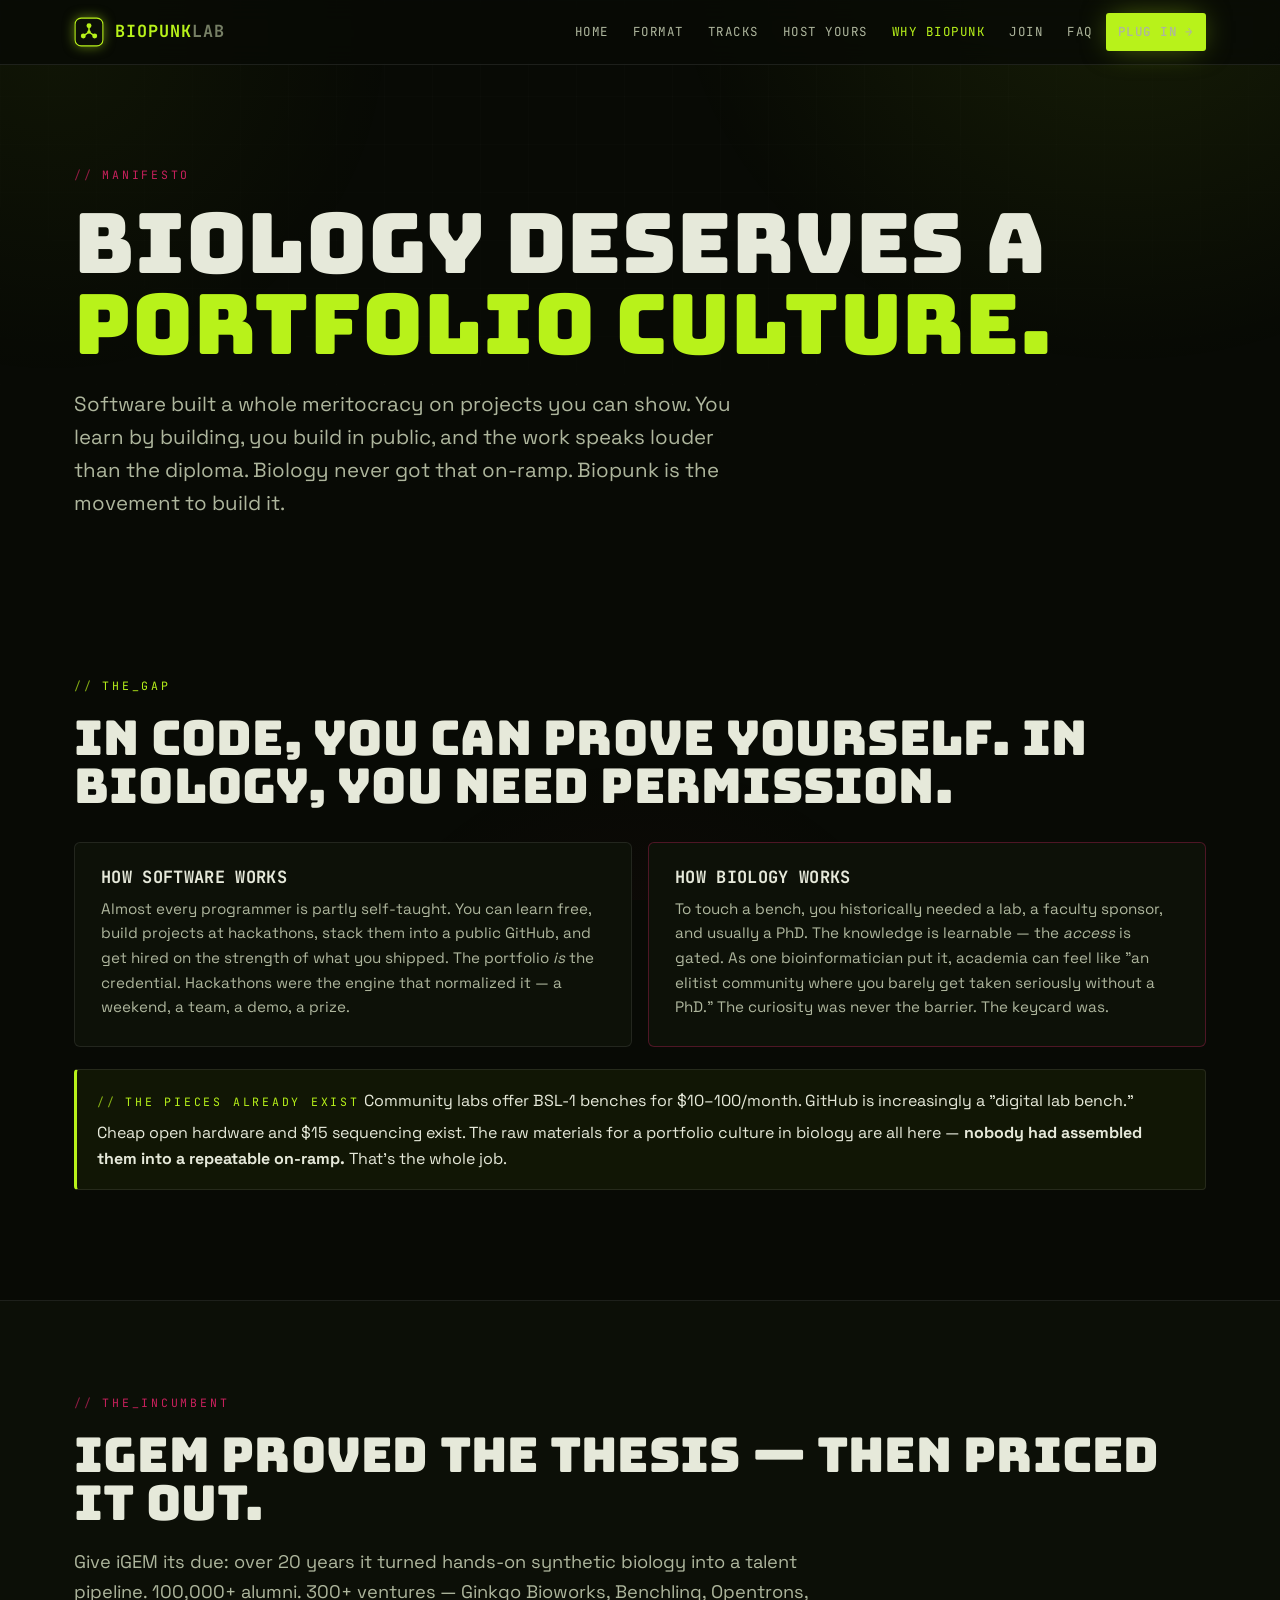
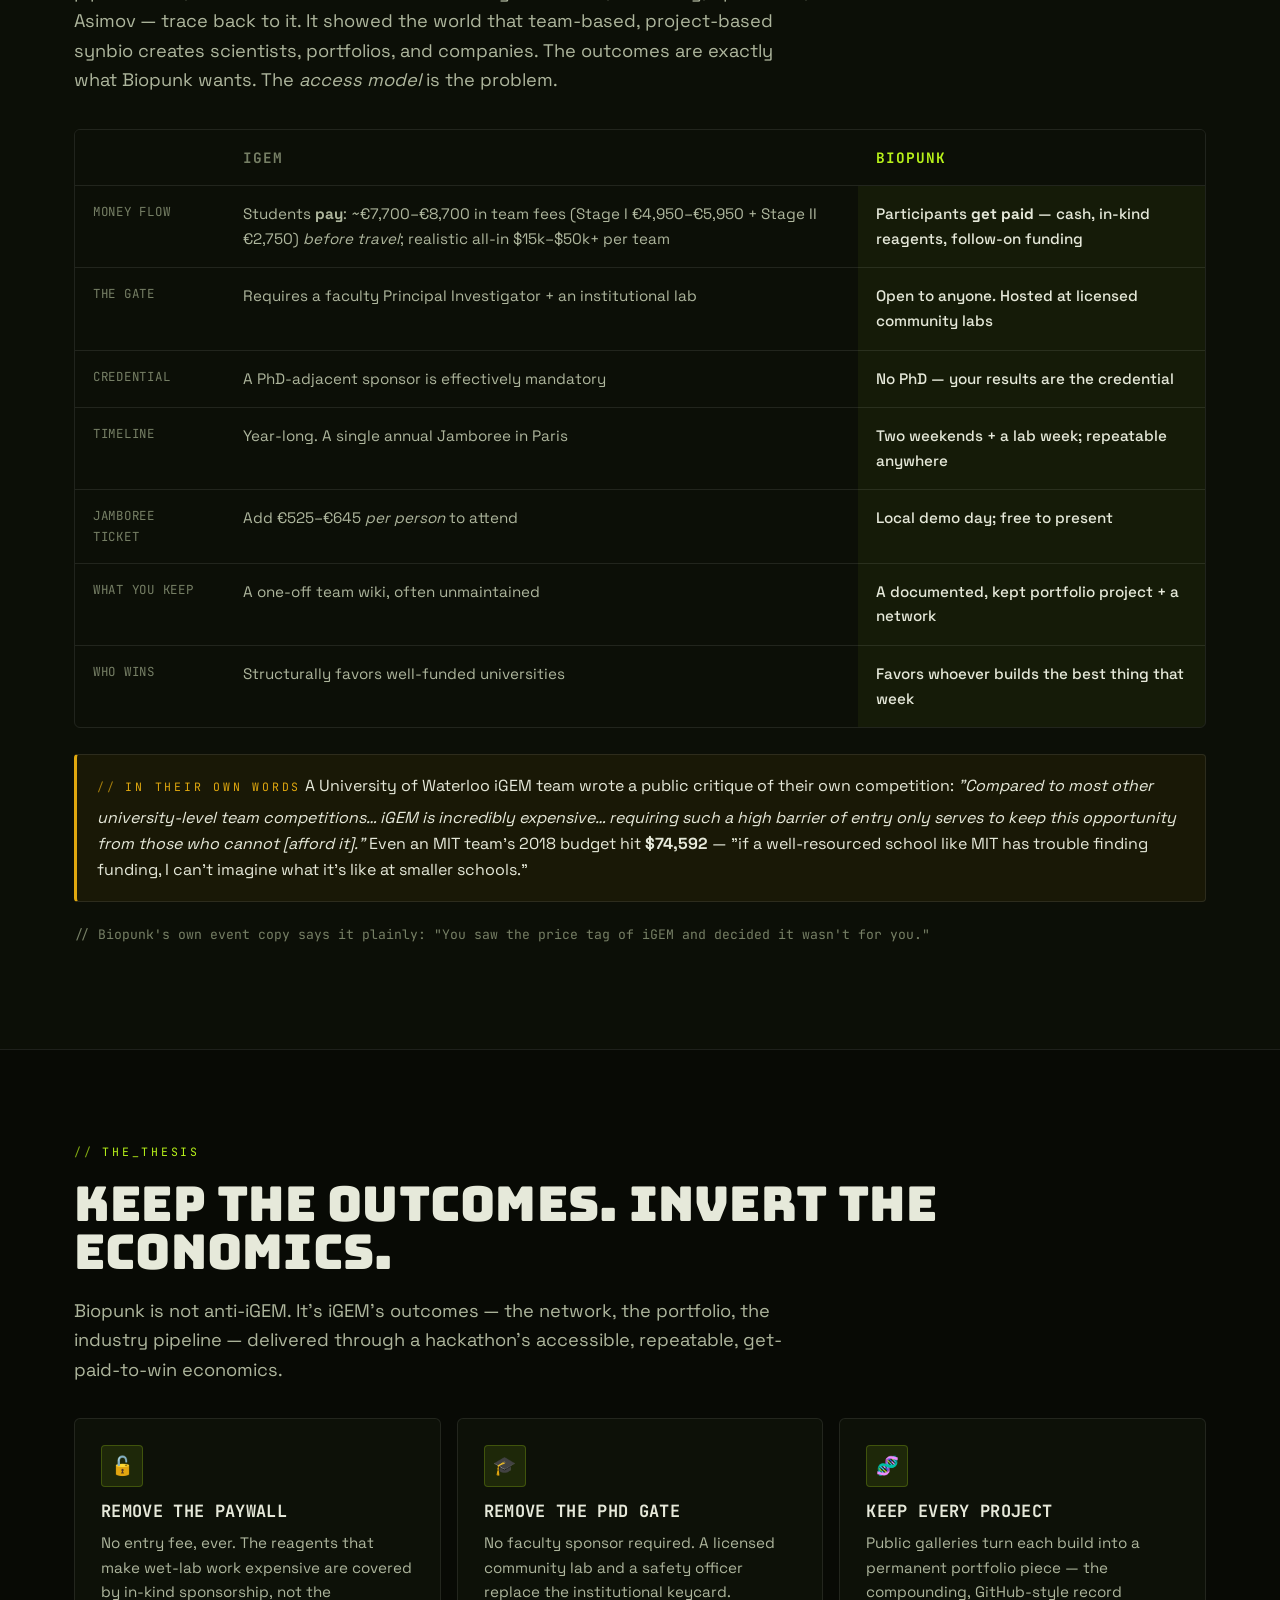
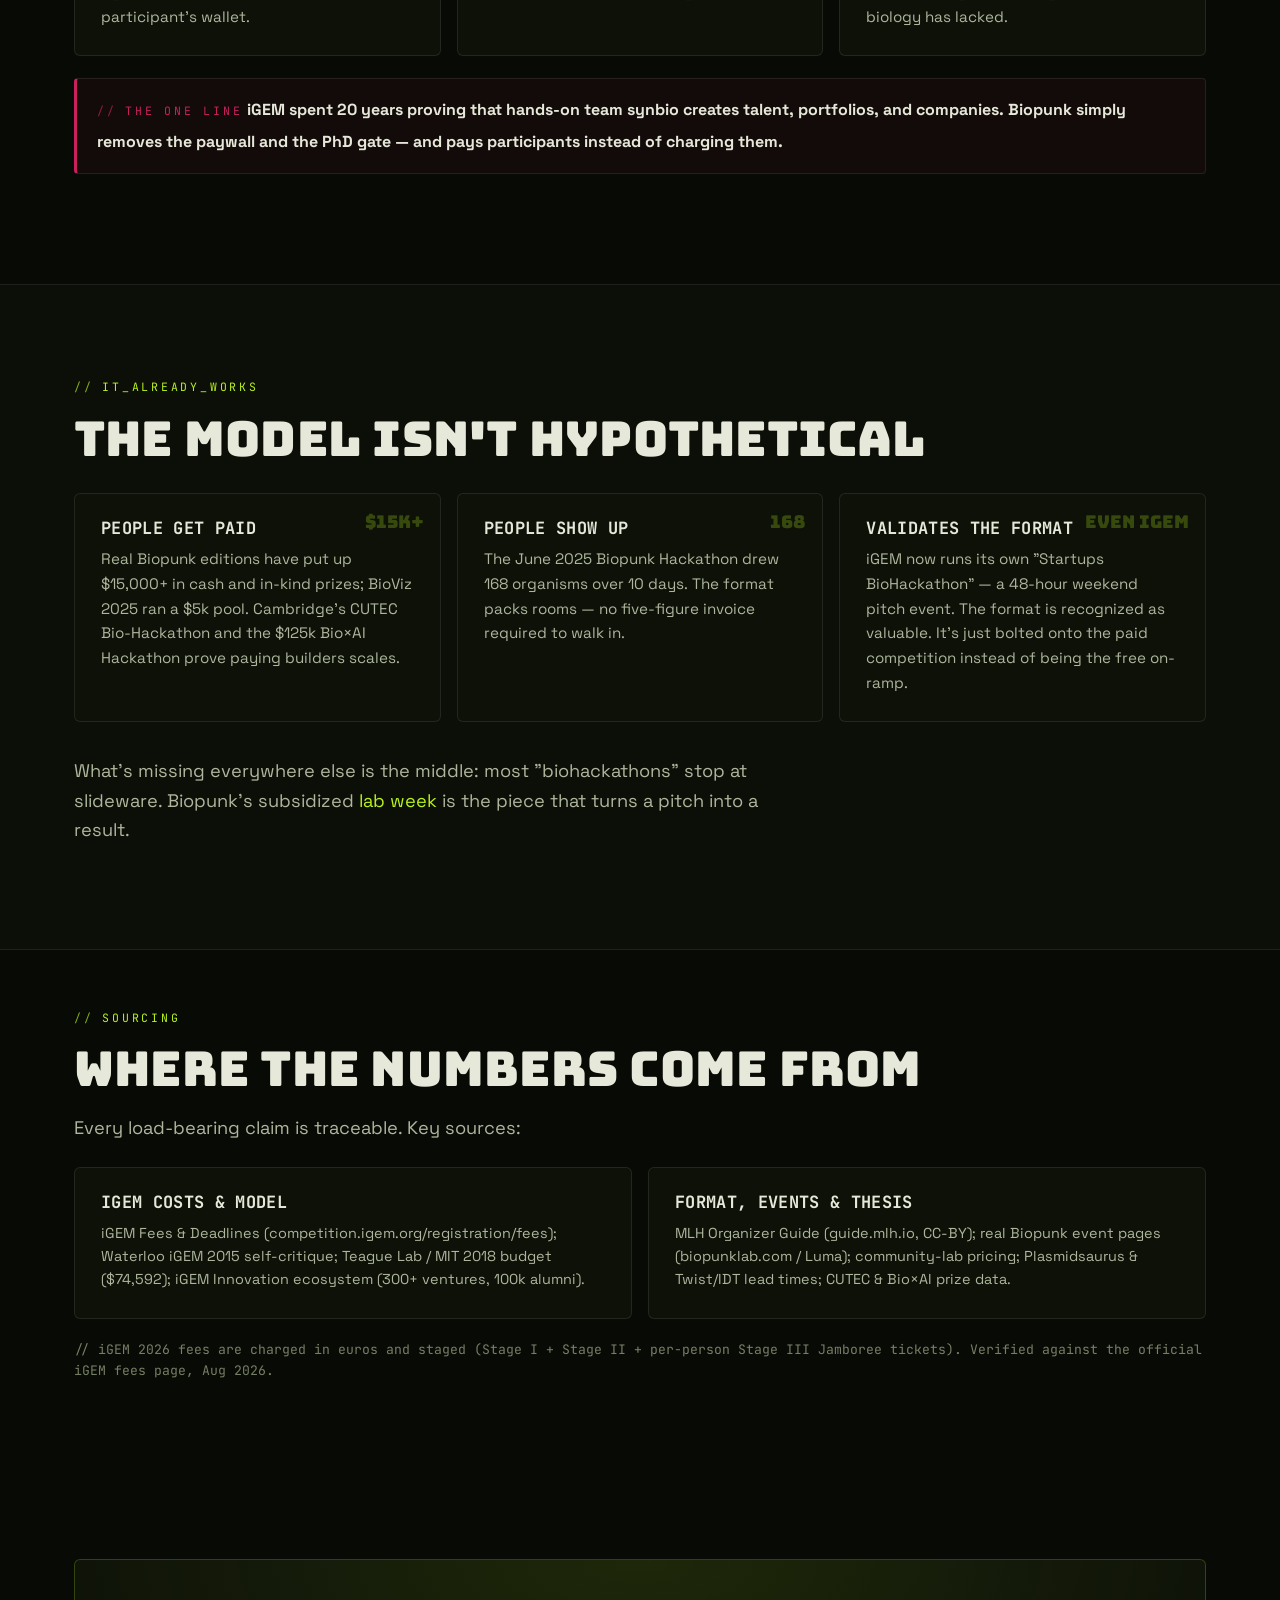
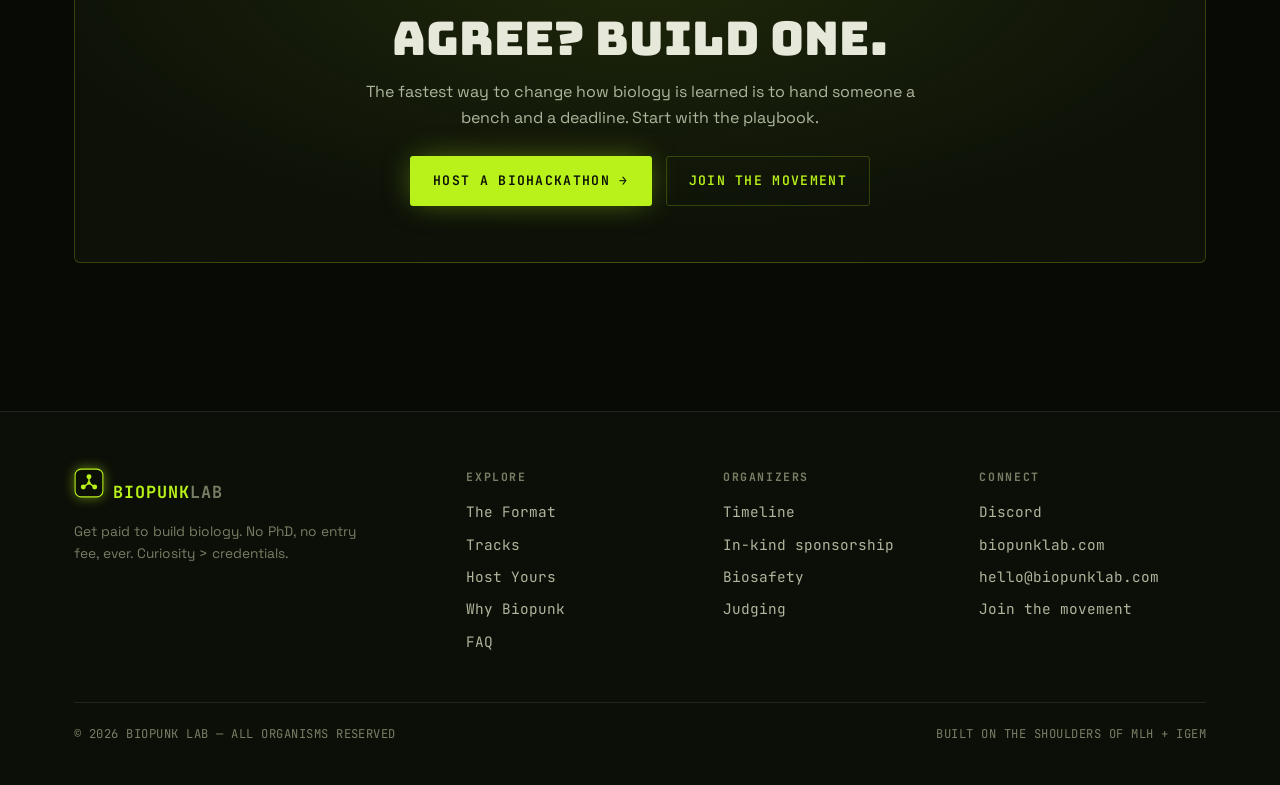
<file: manifesto.html>
<!DOCTYPE html>
<html lang="en">
<head>
<meta charset="UTF-8">
<meta name="viewport" content="width=device-width, initial-scale=1.0">
<title>Why Biopunk — Manifesto</title>
<meta name="description" content="Why biohackathons beat iGEM: participants get paid instead of paying, no PhD or faculty sponsor required, and every project becomes a portfolio piece. The movement to give biology a portfolio culture like software.">
<link rel="preconnect" href="https://fonts.googleapis.com">
<link rel="preconnect" href="https://fonts.gstatic.com" crossorigin>
<link href="https://fonts.googleapis.com/css2?family=Bungee&family=JetBrains+Mono:wght@400;500;700&family=Permanent+Marker&family=Space+Grotesk:wght@400;500;600&display=swap" rel="stylesheet">
<link rel="stylesheet" href="styles.css">
<link rel="icon" href="data:image/svg+xml,<svg xmlns='http://www.w3.org/2000/svg' viewBox='0 0 32 32'><text y='26' font-size='26'>☣</text></svg>">
</head>
<body>

<nav class="nav">
  <div class="nav__inner">
    <a href="index.html" class="brand">
      <svg class="brand__mark" viewBox="0 0 40 40" fill="none" xmlns="http://www.w3.org/2000/svg"><rect x="1.5" y="1.5" width="37" height="37" rx="8" fill="#0c0f07" stroke="#b8f21a" stroke-width="1.4"/><g stroke="#b8f21a" stroke-width="2" stroke-linecap="round"><path d="M20 20 20 12.5M20 20 13.2 24.8M20 20 26.8 24.8"/></g><g fill="#b8f21a"><circle cx="20" cy="20" r="2.4"/><circle cx="20" cy="11.5" r="3.3"/><circle cx="12.4" cy="25.3" r="3.3"/><circle cx="27.6" cy="25.3" r="3.3"/></g></svg>
      <span class="brand__txt"><span class="bio">BIOPUNK</span><span class="lab">LAB</span></span>
    </a>
    <button class="menu-btn" onclick="document.getElementById('nl').classList.toggle('show')">☰</button>
    <div class="nav__links" id="nl">
      <a href="index.html">Home</a>
      <a href="format.html">Format</a>
      <a href="tracks.html">Tracks</a>
      <a href="host.html">Host Yours</a>
      <a href="manifesto.html" class="active">Why Biopunk</a>
      <a href="get-involved.html">Join</a>
      <a href="faq.html">FAQ</a>
      <a href="host.html" class="btn btn--primary btn--sm">Plug In →</a>
    </div>
  </div>
</nav>

<header class="hero" style="padding-bottom:34px">
  <div class="wrap">
    <span class="kicker kicker--blood">Manifesto</span>
    <h1>Biology deserves a <span class="hl">portfolio culture.</span></h1>
    <p class="hero__sub">Software built a whole meritocracy on projects you can show. You learn by building, you build in public, and the work speaks louder than the diploma. Biology never got that on-ramp. Biopunk is the movement to build it.</p>
  </div>
</header>

<section class="section">
  <div class="wrap">
    <span class="kicker">The_gap</span>
    <h2>In code, you can prove yourself. In biology, you need permission.</h2>
    <div class="grid grid-2" style="margin-top:32px">
      <div class="card">
        <h3>How software works</h3>
        <p>Almost every programmer is partly self-taught. You can learn free, build projects at hackathons, stack them into a public GitHub, and get hired on the strength of what you shipped. The portfolio <em>is</em> the credential. Hackathons were the engine that normalized it — a weekend, a team, a demo, a prize.</p>
      </div>
      <div class="card" style="border-color:rgba(201,33,93,.35)">
        <h3>How biology works</h3>
        <p>To touch a bench, you historically needed a lab, a faculty sponsor, and usually a PhD. The knowledge is learnable — the <em>access</em> is gated. As one bioinformatician put it, academia can feel like "an elitist community where you barely get taken seriously without a PhD." The curiosity was never the barrier. The keycard was.</p>
      </div>
    </div>
    <div class="note">
      <span class="kicker">The pieces already exist</span>
      Community labs offer BSL-1 benches for $10–100/month. GitHub is increasingly a "digital lab bench." Cheap open hardware and $15 sequencing exist. The raw materials for a portfolio culture in biology are all here — <strong>nobody had assembled them into a repeatable on-ramp.</strong> That's the whole job.
    </div>
  </div>
</section>

<div class="divider"></div>

<section class="section" style="background:var(--bg-2)">
  <div class="wrap">
    <span class="kicker kicker--blood">The_incumbent</span>
    <h2>iGEM proved the thesis — then priced it out.</h2>
    <p class="lead">Give iGEM its due: over 20 years it turned hands-on synthetic biology into a talent pipeline. 100,000+ alumni. 300+ ventures — Ginkgo Bioworks, Benchling, Opentrons, Asimov — trace back to it. It showed the world that team-based, project-based synbio creates scientists, portfolios, and companies. The outcomes are exactly what Biopunk wants. The <em>access model</em> is the problem.</p>
    <table class="cmp">
      <thead><tr><th>&nbsp;</th><th>iGEM</th><th>Biopunk</th></tr></thead>
      <tbody>
        <tr><td>Money flow</td><td>Students <strong>pay</strong>: ~€7,700–€8,700 in team fees (Stage I €4,950–€5,950 + Stage II €2,750) <em>before travel</em>; realistic all-in $15k–$50k+ per team</td><td class="col-punk">Participants <strong>get paid</strong> — cash, in-kind reagents, follow-on funding</td></tr>
        <tr><td>The gate</td><td>Requires a faculty Principal Investigator + an institutional lab</td><td class="col-punk">Open to anyone. Hosted at licensed community labs</td></tr>
        <tr><td>Credential</td><td>A PhD-adjacent sponsor is effectively mandatory</td><td class="col-punk">No PhD — your results are the credential</td></tr>
        <tr><td>Timeline</td><td>Year-long. A single annual Jamboree in Paris</td><td class="col-punk">Two weekends + a lab week; repeatable anywhere</td></tr>
        <tr><td>Jamboree ticket</td><td>Add €525–€645 <em>per person</em> to attend</td><td class="col-punk">Local demo day; free to present</td></tr>
        <tr><td>What you keep</td><td>A one-off team wiki, often unmaintained</td><td class="col-punk">A documented, kept portfolio project + a network</td></tr>
        <tr><td>Who wins</td><td>Structurally favors well-funded universities</td><td class="col-punk">Favors whoever builds the best thing that week</td></tr>
      </tbody>
    </table>
    <div class="note note--warn" style="margin-top:26px">
      <span class="kicker" style="color:var(--amber)">In their own words</span>
      A University of Waterloo iGEM team wrote a public critique of their own competition: <em>"Compared to most other university-level team competitions… iGEM is incredibly expensive… requiring such a high barrier of entry only serves to keep this opportunity from those who cannot [afford it]."</em> Even an MIT team's 2018 budget hit <strong>$74,592</strong> — "if a well-resourced school like MIT has trouble finding funding, I can't imagine what it's like at smaller schools."
    </div>
    <p class="mono" style="font-size:.82rem;color:var(--muted);margin-top:14px">// Biopunk's own event copy says it plainly: "You saw the price tag of iGEM and decided it wasn't for you."</p>
  </div>
</section>

<div class="divider"></div>

<section class="section">
  <div class="wrap">
    <span class="kicker">The_thesis</span>
    <h2>Keep the outcomes. Invert the economics.</h2>
    <p class="lead">Biopunk is not anti-iGEM. It's iGEM's outcomes — the network, the portfolio, the industry pipeline — delivered through a hackathon's accessible, repeatable, get-paid-to-win economics.</p>
    <div class="grid grid-3" style="margin-top:34px">
      <div class="card"><div class="card__ico">🔓</div><h3>Remove the paywall</h3><p>No entry fee, ever. The reagents that make wet-lab work expensive are covered by in-kind sponsorship, not the participant's wallet.</p></div>
      <div class="card"><div class="card__ico">🎓</div><h3>Remove the PhD gate</h3><p>No faculty sponsor required. A licensed community lab and a safety officer replace the institutional keycard.</p></div>
      <div class="card"><div class="card__ico">🧬</div><h3>Keep every project</h3><p>Public galleries turn each build into a permanent portfolio piece — the compounding, GitHub-style record biology has lacked.</p></div>
    </div>
    <div class="note note--blood">
      <span class="kicker kicker--blood">The one line</span>
      <strong>iGEM spent 20 years proving that hands-on team synbio creates talent, portfolios, and companies. Biopunk simply removes the paywall and the PhD gate — and pays participants instead of charging them.</strong>
    </div>
  </div>
</section>

<div class="divider"></div>

<section class="section" style="background:var(--bg-2)">
  <div class="wrap">
    <span class="kicker">It_already_works</span>
    <h2>The model isn't hypothetical</h2>
    <div class="grid grid-3" style="margin-top:30px">
      <div class="card"><div class="card__num">$15K+</div><h3>People get paid</h3><p>Real Biopunk editions have put up $15,000+ in cash and in-kind prizes; BioViz 2025 ran a $5k pool. Cambridge's CUTEC Bio-Hackathon and the $125k Bio×AI Hackathon prove paying builders scales.</p></div>
      <div class="card"><div class="card__num">168</div><h3>People show up</h3><p>The June 2025 Biopunk Hackathon drew 168 organisms over 10 days. The format packs rooms — no five-figure invoice required to walk in.</p></div>
      <div class="card"><div class="card__num">Even iGEM</div><h3>Validates the format</h3><p>iGEM now runs its own "Startups BioHackathon" — a 48-hour weekend pitch event. The format is recognized as valuable. It's just bolted onto the paid competition instead of being the free on-ramp.</p></div>
    </div>
    <p class="lead" style="margin-top:34px">What's missing everywhere else is the middle: most "biohackathons" stop at slideware. Biopunk's subsidized <span class="hl">lab week</span> is the piece that turns a pitch into a result.</p>
  </div>
</section>

<div class="divider"></div>

<section class="section section--tight">
  <div class="wrap">
    <span class="kicker">Sourcing</span>
    <h2>Where the numbers come from</h2>
    <p class="lead">Every load-bearing claim is traceable. Key sources:</p>
    <div class="grid grid-2" style="margin-top:24px">
      <div class="card"><h3>iGEM costs &amp; model</h3><p style="font-size:.9rem">iGEM Fees &amp; Deadlines (competition.igem.org/registration/fees); Waterloo iGEM 2015 self-critique; Teague Lab / MIT 2018 budget ($74,592); iGEM Innovation ecosystem (300+ ventures, 100k alumni).</p></div>
      <div class="card"><h3>Format, events &amp; thesis</h3><p style="font-size:.9rem">MLH Organizer Guide (guide.mlh.io, CC-BY); real Biopunk event pages (biopunklab.com / Luma); community-lab pricing; Plasmidsaurus &amp; Twist/IDT lead times; CUTEC &amp; Bio×AI prize data.</p></div>
    </div>
    <p class="mono" style="font-size:.82rem;color:var(--muted);margin-top:20px">// iGEM 2026 fees are charged in euros and staged (Stage I + Stage II + per-person Stage III Jamboree tickets). Verified against the official iGEM fees page, Aug 2026.</p>
  </div>
</section>

<section class="section">
  <div class="wrap">
    <div class="cta-band">
      <h2>Agree? Build one.</h2>
      <p>The fastest way to change how biology is learned is to hand someone a bench and a deadline. Start with the playbook.</p>
      <div class="hero__cta" style="justify-content:center">
        <a href="host.html" class="btn btn--primary">Host a biohackathon →</a>
        <a href="get-involved.html" class="btn btn--ghost">Join the movement</a>
      </div>
    </div>
  </div>
</section>

<footer class="footer">
  <div class="wrap">
    <div class="footer__grid">
      <div>
        <a href="index.html" class="brand" style="margin-bottom:14px">
          <svg class="brand__mark" viewBox="0 0 40 40" fill="none"><rect x="1.5" y="1.5" width="37" height="37" rx="8" fill="#0c0f07" stroke="#b8f21a" stroke-width="1.4"/><g stroke="#b8f21a" stroke-width="2" stroke-linecap="round"><path d="M20 20 20 12.5M20 20 13.2 24.8M20 20 26.8 24.8"/></g><g fill="#b8f21a"><circle cx="20" cy="20" r="2.4"/><circle cx="20" cy="11.5" r="3.3"/><circle cx="12.4" cy="25.3" r="3.3"/><circle cx="27.6" cy="25.3" r="3.3"/></g></svg>
          <span class="brand__txt"><span class="bio">BIOPUNK</span><span class="lab">LAB</span></span>
        </a>
        <p class="footer__note">Get paid to build biology. No PhD, no entry fee, ever. Curiosity &gt; credentials.</p>
      </div>
      <div><h5>Explore</h5><a href="format.html">The Format</a><a href="tracks.html">Tracks</a><a href="host.html">Host Yours</a><a href="manifesto.html">Why Biopunk</a><a href="faq.html">FAQ</a></div>
      <div><h5>Organizers</h5><a href="host.html#timeline">Timeline</a><a href="host.html#sponsorship">In-kind sponsorship</a><a href="host.html#safety">Biosafety</a><a href="host.html#judging">Judging</a></div>
      <div><h5>Connect</h5><a href="https://discord.gg/RqJb58Fh" target="_blank" rel="noopener">Discord</a><a href="https://www.biopunklab.com/" target="_blank" rel="noopener">biopunklab.com</a><a href="mailto:hello@biopunklab.com">hello@biopunklab.com</a><a href="get-involved.html">Join the movement</a></div>
    </div>
    <div class="footer__base"><span>© 2026 Biopunk Lab — all organisms reserved</span><span>Built on the shoulders of MLH + iGEM</span></div>
  </div>
</footer>

</body>
</html>
</file>
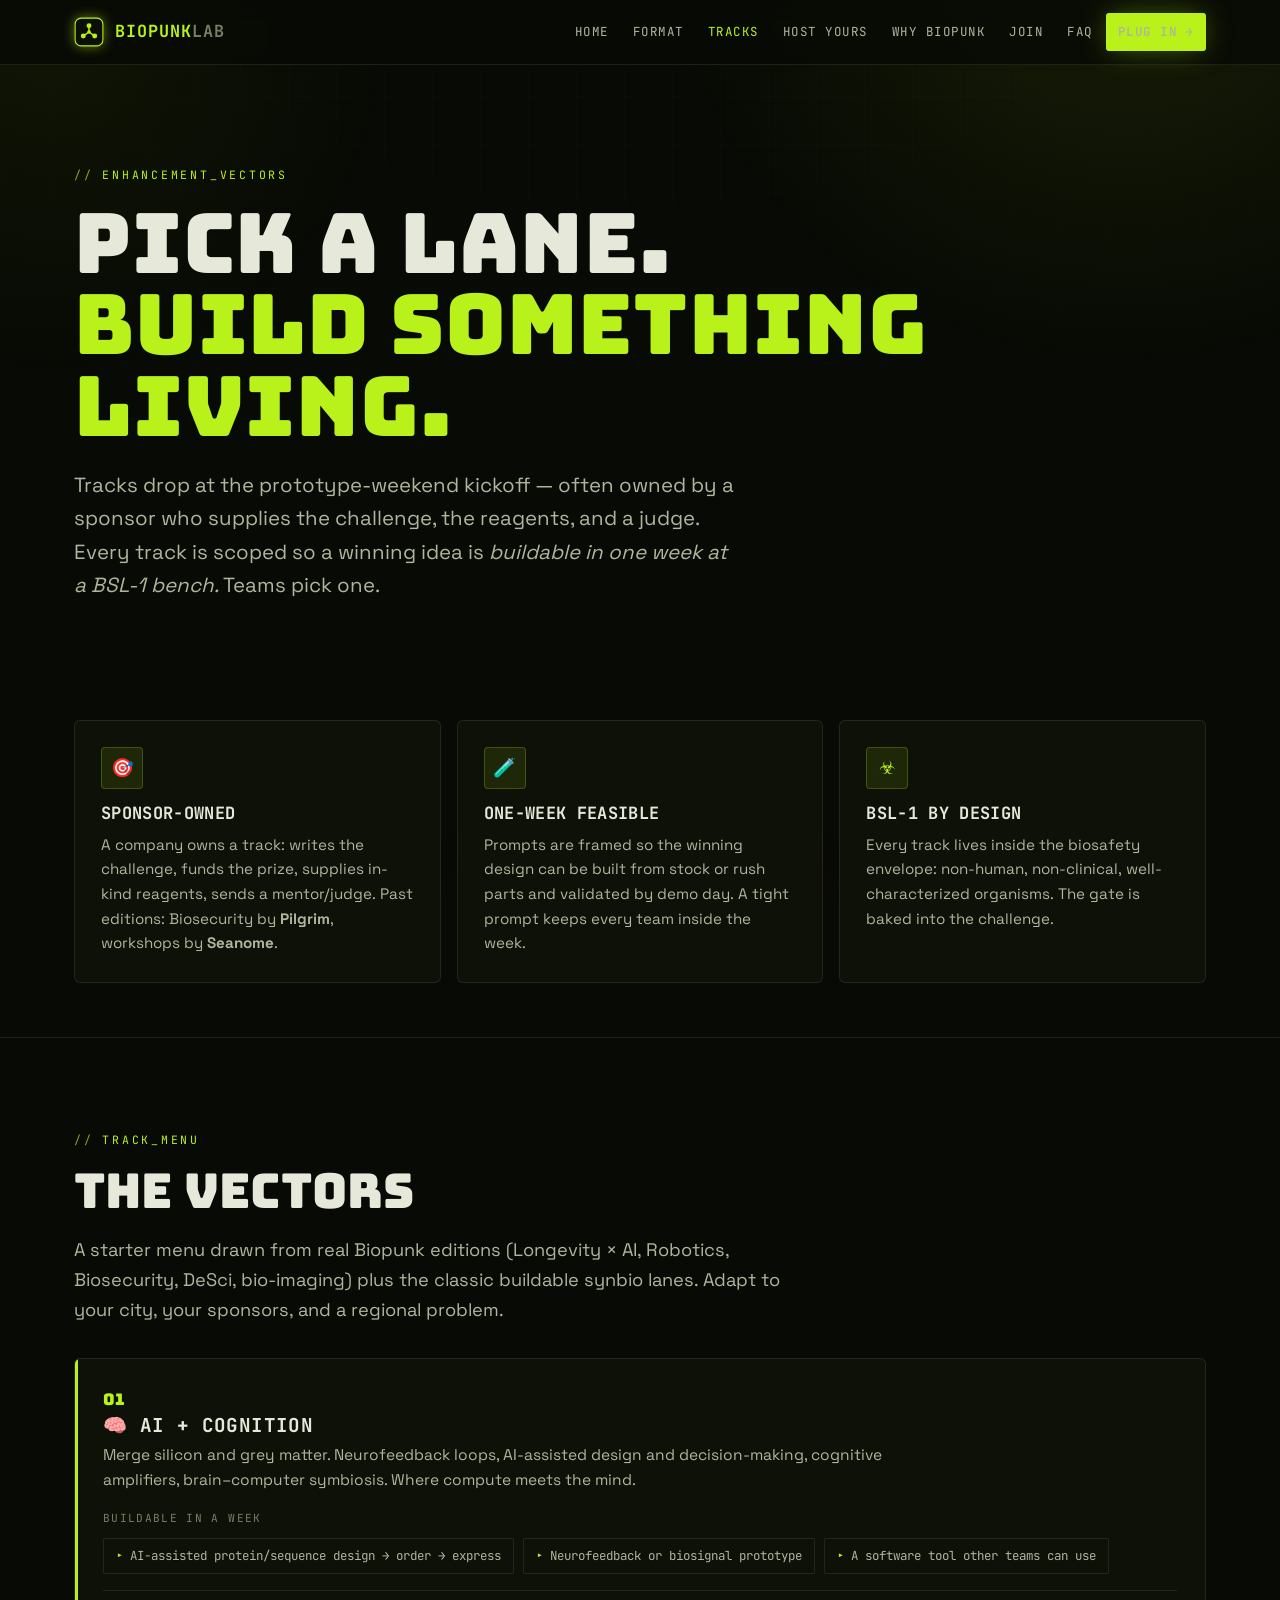
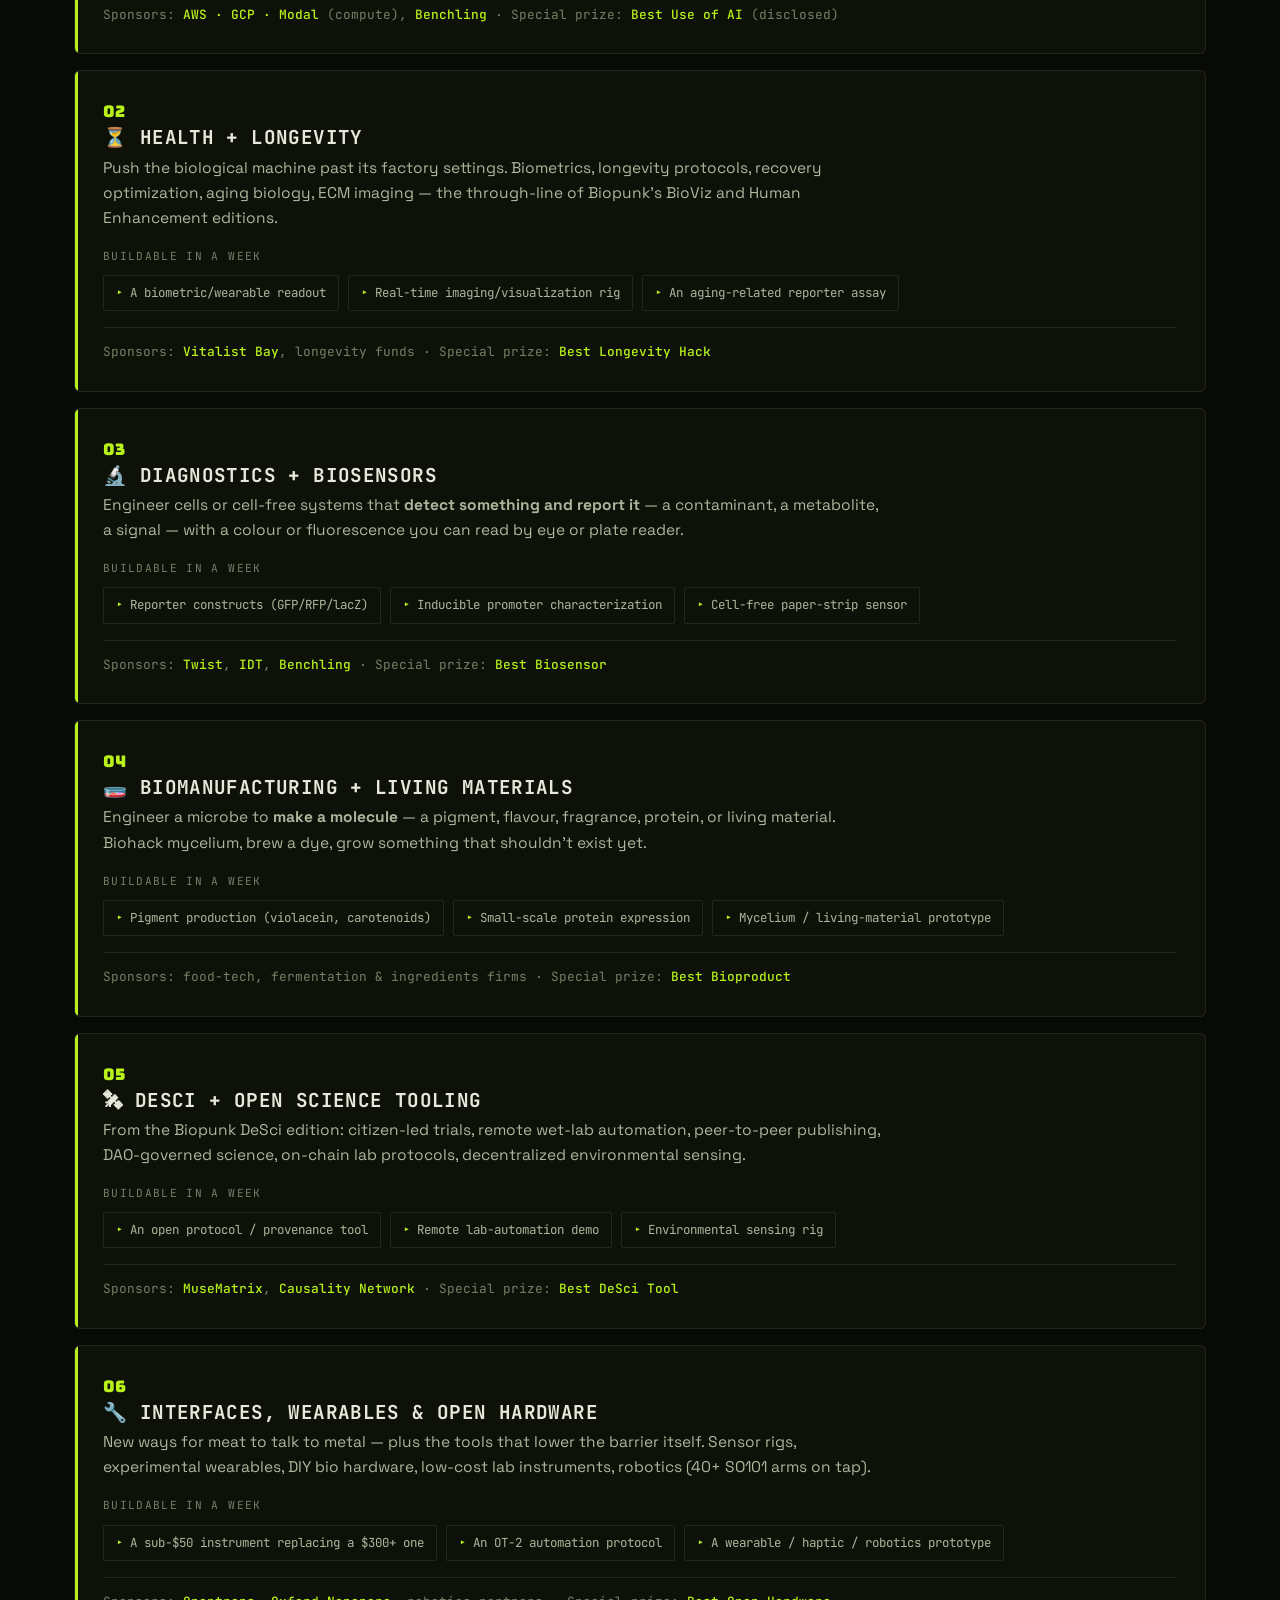
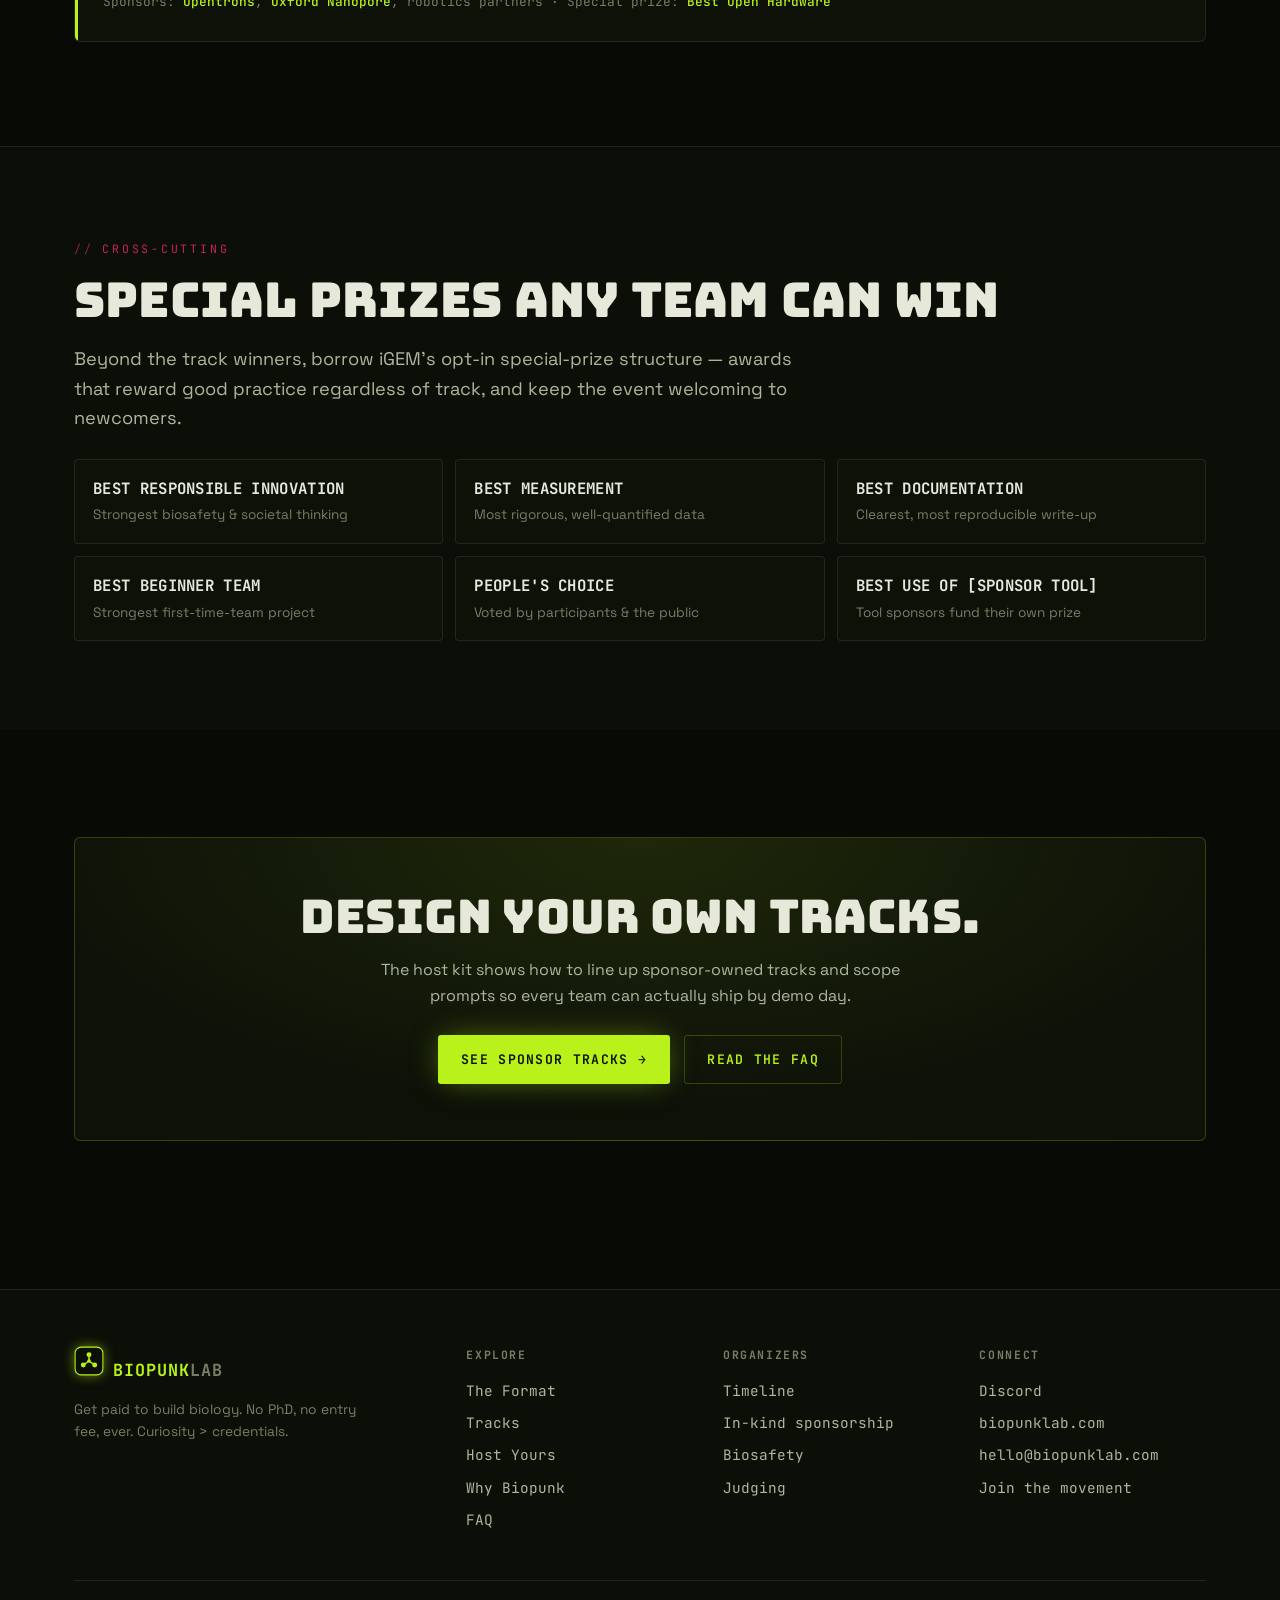
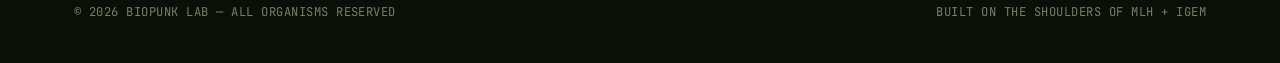
<file: tracks.html>
<!DOCTYPE html>
<html lang="en">
<head>
<meta charset="UTF-8">
<meta name="viewport" content="width=device-width, initial-scale=1.0">
<title>Tracks — Biopunk Lab</title>
<meta name="description" content="The challenge tracks teams build against at a Biopunk hackathon — AI × cognition, health & longevity, diagnostics & biosensors, biomanufacturing, DeSci tooling, and open hardware — all scoped to be buildable in a week at BSL-1.">
<link rel="preconnect" href="https://fonts.googleapis.com">
<link rel="preconnect" href="https://fonts.gstatic.com" crossorigin>
<link href="https://fonts.googleapis.com/css2?family=Bungee&family=JetBrains+Mono:wght@400;500;700&family=Permanent+Marker&family=Space+Grotesk:wght@400;500;600&display=swap" rel="stylesheet">
<link rel="stylesheet" href="styles.css">
<link rel="icon" href="data:image/svg+xml,<svg xmlns='http://www.w3.org/2000/svg' viewBox='0 0 32 32'><text y='26' font-size='26'>☣</text></svg>">
</head>
<body>

<nav class="nav">
  <div class="nav__inner">
    <a href="index.html" class="brand">
      <svg class="brand__mark" viewBox="0 0 40 40" fill="none" xmlns="http://www.w3.org/2000/svg"><rect x="1.5" y="1.5" width="37" height="37" rx="8" fill="#0c0f07" stroke="#b8f21a" stroke-width="1.4"/><g stroke="#b8f21a" stroke-width="2" stroke-linecap="round"><path d="M20 20 20 12.5M20 20 13.2 24.8M20 20 26.8 24.8"/></g><g fill="#b8f21a"><circle cx="20" cy="20" r="2.4"/><circle cx="20" cy="11.5" r="3.3"/><circle cx="12.4" cy="25.3" r="3.3"/><circle cx="27.6" cy="25.3" r="3.3"/></g></svg>
      <span class="brand__txt"><span class="bio">BIOPUNK</span><span class="lab">LAB</span></span>
    </a>
    <button class="menu-btn" onclick="document.getElementById('nl').classList.toggle('show')">☰</button>
    <div class="nav__links" id="nl">
      <a href="index.html">Home</a>
      <a href="format.html">Format</a>
      <a href="tracks.html" class="active">Tracks</a>
      <a href="host.html">Host Yours</a>
      <a href="manifesto.html">Why Biopunk</a>
      <a href="get-involved.html">Join</a>
      <a href="faq.html">FAQ</a>
      <a href="host.html" class="btn btn--primary btn--sm">Plug In →</a>
    </div>
  </div>
</nav>

<header class="hero" style="padding-bottom:34px">
  <div class="wrap">
    <span class="kicker">Enhancement_vectors</span>
    <h1>Pick a lane.<br><span class="hl">Build something living.</span></h1>
    <p class="hero__sub">Tracks drop at the prototype-weekend kickoff — often owned by a sponsor who supplies the challenge, the reagents, and a judge. Every track is scoped so a winning idea is <em>buildable in one week at a BSL-1 bench.</em> Teams pick one.</p>
  </div>
</header>

<section class="section section--tight">
  <div class="wrap">
    <div class="grid grid-3">
      <div class="card"><div class="card__ico">🎯</div><h3>Sponsor-owned</h3><p>A company owns a track: writes the challenge, funds the prize, supplies in-kind reagents, sends a mentor/judge. Past editions: Biosecurity by <strong>Pilgrim</strong>, workshops by <strong>Seanome</strong>.</p></div>
      <div class="card"><div class="card__ico">🧪</div><h3>One-week feasible</h3><p>Prompts are framed so the winning design can be built from stock or rush parts and validated by demo day. A tight prompt keeps every team inside the week.</p></div>
      <div class="card"><div class="card__ico">☣</div><h3>BSL-1 by design</h3><p>Every track lives inside the biosafety envelope: non-human, non-clinical, well-characterized organisms. The gate is baked into the challenge.</p></div>
    </div>
  </div>
</section>

<div class="divider"></div>

<section class="section">
  <div class="wrap">
    <span class="kicker">Track_menu</span>
    <h2>The vectors</h2>
    <p class="lead">A starter menu drawn from real Biopunk editions (Longevity × AI, Robotics, Biosecurity, DeSci, bio-imaging) plus the classic buildable synbio lanes. Adapt to your city, your sponsors, and a regional problem.</p>

    <div style="margin-top:34px">

      <div class="track">
        <div class="track__head"><span class="track__no">01</span></div>
        <h3>🧠 AI + Cognition</h3>
        <p class="track__desc">Merge silicon and grey matter. Neurofeedback loops, AI-assisted design and decision-making, cognitive amplifiers, brain–computer symbiosis. Where compute meets the mind.</p>
        <div class="track__label">Buildable in a week</div>
        <div class="pills"><span class="pill"><b>▸</b> AI-assisted protein/sequence design → order → express</span><span class="pill"><b>▸</b> Neurofeedback or biosignal prototype</span><span class="pill"><b>▸</b> A software tool other teams can use</span></div>
        <div class="track__spons">Sponsors: <b>AWS · GCP · Modal</b> (compute), <b>Benchling</b> · Special prize: <b>Best Use of AI</b> (disclosed)</div>
      </div>

      <div class="track">
        <div class="track__head"><span class="track__no">02</span></div>
        <h3>⏳ Health + Longevity</h3>
        <p class="track__desc">Push the biological machine past its factory settings. Biometrics, longevity protocols, recovery optimization, aging biology, ECM imaging — the through-line of Biopunk's BioViz and Human Enhancement editions.</p>
        <div class="track__label">Buildable in a week</div>
        <div class="pills"><span class="pill"><b>▸</b> A biometric/wearable readout</span><span class="pill"><b>▸</b> Real-time imaging/visualization rig</span><span class="pill"><b>▸</b> An aging-related reporter assay</span></div>
        <div class="track__spons">Sponsors: <b>Vitalist Bay</b>, longevity funds · Special prize: <b>Best Longevity Hack</b></div>
      </div>

      <div class="track">
        <div class="track__head"><span class="track__no">03</span></div>
        <h3>🔬 Diagnostics + Biosensors</h3>
        <p class="track__desc">Engineer cells or cell-free systems that <strong>detect something and report it</strong> — a contaminant, a metabolite, a signal — with a colour or fluorescence you can read by eye or plate reader.</p>
        <div class="track__label">Buildable in a week</div>
        <div class="pills"><span class="pill"><b>▸</b> Reporter constructs (GFP/RFP/lacZ)</span><span class="pill"><b>▸</b> Inducible promoter characterization</span><span class="pill"><b>▸</b> Cell-free paper-strip sensor</span></div>
        <div class="track__spons">Sponsors: <b>Twist</b>, <b>IDT</b>, <b>Benchling</b> · Special prize: <b>Best Biosensor</b></div>
      </div>

      <div class="track">
        <div class="track__head"><span class="track__no">04</span></div>
        <h3>🧫 Biomanufacturing + Living Materials</h3>
        <p class="track__desc">Engineer a microbe to <strong>make a molecule</strong> — a pigment, flavour, fragrance, protein, or living material. Biohack mycelium, brew a dye, grow something that shouldn't exist yet.</p>
        <div class="track__label">Buildable in a week</div>
        <div class="pills"><span class="pill"><b>▸</b> Pigment production (violacein, carotenoids)</span><span class="pill"><b>▸</b> Small-scale protein expression</span><span class="pill"><b>▸</b> Mycelium / living-material prototype</span></div>
        <div class="track__spons">Sponsors: food-tech, fermentation &amp; ingredients firms · Special prize: <b>Best Bioproduct</b></div>
      </div>

      <div class="track">
        <div class="track__head"><span class="track__no">05</span></div>
        <h3>🛰 DeSci + Open Science Tooling</h3>
        <p class="track__desc">From the Biopunk DeSci edition: citizen-led trials, remote wet-lab automation, peer-to-peer publishing, DAO-governed science, on-chain lab protocols, decentralized environmental sensing.</p>
        <div class="track__label">Buildable in a week</div>
        <div class="pills"><span class="pill"><b>▸</b> An open protocol / provenance tool</span><span class="pill"><b>▸</b> Remote lab-automation demo</span><span class="pill"><b>▸</b> Environmental sensing rig</span></div>
        <div class="track__spons">Sponsors: <b>MuseMatrix</b>, <b>Causality Network</b> · Special prize: <b>Best DeSci Tool</b></div>
      </div>

      <div class="track">
        <div class="track__head"><span class="track__no">06</span></div>
        <h3>🔧 Interfaces, Wearables &amp; Open Hardware</h3>
        <p class="track__desc">New ways for meat to talk to metal — plus the tools that lower the barrier itself. Sensor rigs, experimental wearables, DIY bio hardware, low-cost lab instruments, robotics (40+ SO101 arms on tap).</p>
        <div class="track__label">Buildable in a week</div>
        <div class="pills"><span class="pill"><b>▸</b> A sub-$50 instrument replacing a $300+ one</span><span class="pill"><b>▸</b> An OT-2 automation protocol</span><span class="pill"><b>▸</b> A wearable / haptic / robotics prototype</span></div>
        <div class="track__spons">Sponsors: <b>Opentrons</b>, <b>Oxford Nanopore</b>, robotics partners · Special prize: <b>Best Open Hardware</b></div>
      </div>

    </div>
  </div>
</section>

<div class="divider"></div>

<section class="section" style="background:var(--bg-2)">
  <div class="wrap">
    <span class="kicker kicker--blood">Cross-cutting</span>
    <h2>Special prizes any team can win</h2>
    <p class="lead">Beyond the track winners, borrow iGEM's opt-in special-prize structure — awards that reward good practice regardless of track, and keep the event welcoming to newcomers.</p>
    <div class="roster">
      <div class="rost"><b>Best Responsible Innovation</b><span>Strongest biosafety &amp; societal thinking</span></div>
      <div class="rost"><b>Best Measurement</b><span>Most rigorous, well-quantified data</span></div>
      <div class="rost"><b>Best Documentation</b><span>Clearest, most reproducible write-up</span></div>
      <div class="rost"><b>Best Beginner Team</b><span>Strongest first-time-team project</span></div>
      <div class="rost"><b>People's Choice</b><span>Voted by participants &amp; the public</span></div>
      <div class="rost"><b>Best Use of [Sponsor Tool]</b><span>Tool sponsors fund their own prize</span></div>
    </div>
  </div>
</section>

<section class="section">
  <div class="wrap">
    <div class="cta-band">
      <h2>Design your own tracks.</h2>
      <p>The host kit shows how to line up sponsor-owned tracks and scope prompts so every team can actually ship by demo day.</p>
      <div class="hero__cta" style="justify-content:center">
        <a href="host.html#sponsorship" class="btn btn--primary">See sponsor tracks →</a>
        <a href="faq.html" class="btn btn--ghost">Read the FAQ</a>
      </div>
    </div>
  </div>
</section>

<footer class="footer">
  <div class="wrap">
    <div class="footer__grid">
      <div>
        <a href="index.html" class="brand" style="margin-bottom:14px">
          <svg class="brand__mark" viewBox="0 0 40 40" fill="none"><rect x="1.5" y="1.5" width="37" height="37" rx="8" fill="#0c0f07" stroke="#b8f21a" stroke-width="1.4"/><g stroke="#b8f21a" stroke-width="2" stroke-linecap="round"><path d="M20 20 20 12.5M20 20 13.2 24.8M20 20 26.8 24.8"/></g><g fill="#b8f21a"><circle cx="20" cy="20" r="2.4"/><circle cx="20" cy="11.5" r="3.3"/><circle cx="12.4" cy="25.3" r="3.3"/><circle cx="27.6" cy="25.3" r="3.3"/></g></svg>
          <span class="brand__txt"><span class="bio">BIOPUNK</span><span class="lab">LAB</span></span>
        </a>
        <p class="footer__note">Get paid to build biology. No PhD, no entry fee, ever. Curiosity &gt; credentials.</p>
      </div>
      <div><h5>Explore</h5><a href="format.html">The Format</a><a href="tracks.html">Tracks</a><a href="host.html">Host Yours</a><a href="manifesto.html">Why Biopunk</a><a href="faq.html">FAQ</a></div>
      <div><h5>Organizers</h5><a href="host.html#timeline">Timeline</a><a href="host.html#sponsorship">In-kind sponsorship</a><a href="host.html#safety">Biosafety</a><a href="host.html#judging">Judging</a></div>
      <div><h5>Connect</h5><a href="https://discord.gg/RqJb58Fh" target="_blank" rel="noopener">Discord</a><a href="https://www.biopunklab.com/" target="_blank" rel="noopener">biopunklab.com</a><a href="mailto:hello@biopunklab.com">hello@biopunklab.com</a><a href="get-involved.html">Join the movement</a></div>
    </div>
    <div class="footer__base"><span>© 2026 Biopunk Lab — all organisms reserved</span><span>Built on the shoulders of MLH + iGEM</span></div>
  </div>
</footer>

</body>
</html>
</file>
<file: styles.css>
/* =====================================================================
   BIOPUNK LAB — shared stylesheet
   Design language copied from biopunk-hackathon.vercel.app:
   near-black + acid green, mono + blocky display type, file-code labels,
   marquee tickers, biohazard energy. "Curiosity > credentials."
   ===================================================================== */

:root{
  --bg:#080a05;
  --bg-2:#0c0f07;
  --bg-3:#11150b;
  --panel:#0d1108;
  --ink:#e6e9da;
  --ink-dim:#aeb69d;
  --muted:#767f65;
  --line:rgba(255,255,255,.09);
  --line-acid:rgba(184,242,26,.22);

  --acid:#b8f21a;      /* the one accent — toxic/acid green */
  --acid-2:#ccff45;
  --acid-deep:#7fa80f;
  --blood:#c9215d;     /* rare danger/crimson accent */
  --amber:#e0a80f;

  --maxw:1180px;
  --r:6px;
  --r-sm:4px;
  --shadow:0 24px 60px -20px rgba(0,0,0,.8);
  --glow:0 0 30px -6px rgba(184,242,26,.5);

  --font-display:"Bungee",Impact,system-ui,sans-serif; /* stacks vertically, punk signage */
  --font-marker:"Permanent Marker",var(--font-display); /* graffiti accents */
  --font-mono:"JetBrains Mono",ui-monospace,SFMono-Regular,Menlo,monospace;
  --font-body:"Space Grotesk",system-ui,-apple-system,Segoe UI,Roboto,sans-serif;
}

*{box-sizing:border-box}
html{scroll-behavior:smooth}
body{
  margin:0;font-family:var(--font-body);color:var(--ink);background:var(--bg);
  line-height:1.62;-webkit-font-smoothing:antialiased;overflow-x:hidden;
}

/* background: faint acid grid + noise + DNA-ish glow */
body::before{
  content:"";position:fixed;inset:0;z-index:-2;
  background:
    radial-gradient(60vw 55vw at 88% -6%, rgba(184,242,26,.09), transparent 60%),
    radial-gradient(45vw 45vw at 4% 4%, rgba(184,242,26,.05), transparent 60%),
    radial-gradient(40vw 40vw at 50% 118%, rgba(201,33,93,.06), transparent 60%);
}
body::after{
  content:"";position:fixed;inset:0;z-index:-2;opacity:.5;
  background-image:
    linear-gradient(rgba(255,255,255,.03) 1px,transparent 1px),
    linear-gradient(90deg,rgba(255,255,255,.03) 1px,transparent 1px);
  background-size:48px 48px;
  mask-image:radial-gradient(130vw 90vh at 50% 0%,#000,transparent 82%);
}

a{color:inherit;text-decoration:none}
img{max-width:100%}
h1,h2,h3,h4{margin:0;line-height:1.05}
p{margin:0 0 1rem}

.wrap{max-width:var(--maxw);margin:0 auto;padding:0 24px}
.section{padding:88px 0;position:relative}
.section--tight{padding:54px 0}

/* ---------- file-code eyebrow labels (// SPECIMEN_001) ---------- */
.kicker{
  font-family:var(--font-mono);font-size:.72rem;letter-spacing:.24em;text-transform:uppercase;
  color:var(--acid);display:inline-flex;gap:.55rem;align-items:center;margin-bottom:18px;
}
.kicker::before{content:"//";opacity:.7}
.kicker--blood{color:var(--blood)}
.kicker--plain{color:var(--muted)}
.kicker--plain::before{color:var(--muted)}

.filetag{
  font-family:var(--font-mono);font-size:.66rem;letter-spacing:.18em;text-transform:uppercase;
  color:#0a0d05;background:var(--acid);padding:5px 10px;border-radius:2px;display:inline-block;font-weight:500;
}

/* acid highlight for words */
.hl{color:var(--acid)}
.hl-box{background:var(--acid);color:#0a0d05;padding:0 .18em;box-decoration-break:clone;-webkit-box-decoration-break:clone}
.blood{color:var(--blood)}

/* ---------- nav ---------- */
.nav{position:sticky;top:0;z-index:60;backdrop-filter:blur(12px);
  background:rgba(8,10,5,.82);border-bottom:1px solid var(--line)}
.nav__inner{display:flex;align-items:center;gap:20px;height:64px;max-width:var(--maxw);margin:0 auto;padding:0 24px}
.brand{display:flex;align-items:center;gap:11px}
.brand__mark{width:30px;height:30px;flex:0 0 auto;filter:drop-shadow(0 0 6px rgba(184,242,26,.5))}
.brand__txt{font-family:var(--font-mono);font-weight:700;letter-spacing:.06em;font-size:1.05rem}
.brand__txt .lab{color:var(--muted)}
.brand__txt .bio{color:var(--acid)}
.nav__links{display:flex;gap:2px;margin-left:auto;align-items:center;flex-wrap:wrap}
.nav__links a{font-family:var(--font-mono);font-size:.78rem;letter-spacing:.12em;text-transform:uppercase;
  color:var(--ink-dim);padding:8px 11px;border-radius:3px;transition:.16s}
.nav__links a:hover{color:var(--acid)}
.nav__links a.active{color:var(--acid)}
.menu-btn{display:none;margin-left:auto;background:none;border:1px solid var(--line);border-radius:5px;color:var(--acid);padding:7px 12px;font-size:1.05rem;cursor:pointer}

/* ---------- buttons ---------- */
.btn{display:inline-flex;align-items:center;gap:.5rem;font-family:var(--font-mono);font-weight:600;
  font-size:.82rem;letter-spacing:.1em;text-transform:uppercase;padding:13px 22px;border-radius:3px;
  cursor:pointer;border:1px solid transparent;transition:.18s}
.btn--primary{background:var(--acid);color:#0a0d05;box-shadow:var(--glow)}
.btn--primary:hover{background:var(--acid-2);transform:translateY(-2px)}
.btn--ghost{background:transparent;border-color:var(--line-acid);color:var(--acid)}
.btn--ghost:hover{border-color:var(--acid);background:rgba(184,242,26,.07)}
.btn--blood{background:var(--blood);color:#fff}
.btn--blood:hover{transform:translateY(-2px)}
.btn--sm{padding:9px 15px;font-size:.72rem}

/* ---------- marquee ticker ---------- */
.marquee{border-block:1px solid var(--line-acid);background:rgba(184,242,26,.04);overflow:hidden;
  white-space:nowrap;padding:11px 0}
.marquee__track{display:inline-block;animation:scroll 28s linear infinite;font-family:var(--font-mono);
  font-size:.82rem;letter-spacing:.16em;text-transform:uppercase;color:var(--acid)}
.marquee__track span{padding:0 6px}
.marquee__track .sep{color:var(--acid-deep)}
@keyframes scroll{from{transform:translateX(0)}to{transform:translateX(-50%)}}

/* ---------- hero ---------- */
.hero{position:relative;padding:96px 0 60px;overflow:hidden}
.hero__badge{display:inline-flex;align-items:center;gap:.6rem;font-family:var(--font-mono);font-size:.7rem;
  letter-spacing:.2em;text-transform:uppercase;color:var(--acid);border:1px solid var(--line-acid);
  border-radius:2px;padding:6px 12px;margin-bottom:26px;background:rgba(184,242,26,.04)}
.dot{width:8px;height:8px;border-radius:50%;background:var(--acid);box-shadow:0 0 12px var(--acid);animation:pulse 1.8s infinite}
@keyframes pulse{0%,100%{opacity:1}50%{opacity:.3}}
.hero h1{font-family:var(--font-display);font-weight:400;font-size:clamp(2.6rem,7vw,5.2rem);
  line-height:.98;letter-spacing:.01em;margin-bottom:22px;text-transform:uppercase}
.hero__sub{font-size:clamp(1.05rem,2vw,1.28rem);color:var(--ink-dim);max-width:660px;margin-bottom:30px}
.hero__cta{display:flex;gap:14px;flex-wrap:wrap;align-items:center}

/* headings */
.section h2{font-family:var(--font-display);font-weight:400;text-transform:uppercase;
  font-size:clamp(1.7rem,4vw,3rem);line-height:1;margin-bottom:20px;letter-spacing:.005em}
.marker{font-family:var(--font-marker);text-transform:none;letter-spacing:0}
.lead{font-size:1.14rem;color:var(--ink-dim);max-width:740px}

/* ---------- stat wall ---------- */
.stats{display:grid;grid-template-columns:repeat(4,1fr);gap:0;margin-top:60px;border:1px solid var(--line)}
.stat{padding:24px;border-right:1px solid var(--line)}
.stat:last-child{border-right:none}
.stat__n{font-family:var(--font-display);font-weight:400;font-size:1.9rem;line-height:1;color:var(--acid)}
.stat__l{font-family:var(--font-mono);font-size:.74rem;color:var(--muted);margin-top:10px;letter-spacing:.04em;text-transform:uppercase}

/* ---------- grids + cards ---------- */
.grid{display:grid;gap:16px}
.grid-2{grid-template-columns:repeat(2,1fr)}
.grid-3{grid-template-columns:repeat(3,1fr)}
.grid-4{grid-template-columns:repeat(4,1fr)}

.card{border:1px solid var(--line);border-radius:var(--r);padding:26px;background:var(--panel);
  transition:.18s;position:relative;overflow:hidden}
.card:hover{border-color:var(--line-acid);transform:translateY(-3px)}
.card__ico{width:42px;height:42px;border-radius:4px;display:grid;place-items:center;margin-bottom:16px;
  background:rgba(184,242,26,.1);border:1px solid var(--line-acid);color:var(--acid);font-size:1.15rem}
.card h3{font-family:var(--font-mono);font-weight:700;font-size:1.06rem;letter-spacing:.02em;margin-bottom:10px;text-transform:uppercase}
.card p{color:var(--ink-dim);font-size:.95rem;margin:0}
.card__num{position:absolute;top:14px;right:16px;font-family:var(--font-display);font-size:1.1rem;color:rgba(184,242,26,.25)}

/* arrow list (→ items) */
ul.arrow{list-style:none;padding:0;margin:16px 0}
ul.arrow li{position:relative;padding:12px 14px 12px 40px;margin-bottom:10px;color:var(--ink-dim);
  border:1px solid var(--line);border-radius:var(--r-sm);background:var(--panel)}
ul.arrow li::before{content:"→";position:absolute;left:15px;top:12px;color:var(--acid);font-family:var(--font-mono)}
ul.check{list-style:none;padding:0;margin:16px 0}
ul.check li{position:relative;padding-left:28px;margin-bottom:11px;color:var(--ink-dim)}
ul.check li::before{content:"▸";position:absolute;left:0;top:0;color:var(--acid)}
ul.cross li::before{content:"✕";color:var(--blood)}

/* ---------- phase / process ---------- */
.phases{display:grid;grid-template-columns:repeat(3,1fr);gap:16px;margin-top:40px}
.phase{position:relative;border:1px solid var(--line);border-radius:var(--r);padding:28px;background:var(--panel);overflow:hidden}
.phase::before{content:"";position:absolute;inset:0 auto 0 0;width:3px;background:var(--acid)}
.phase__tag{font-family:var(--font-mono);font-size:.7rem;letter-spacing:.16em;text-transform:uppercase;color:var(--acid)}
.phase__when{font-family:var(--font-mono);font-size:.78rem;color:var(--muted);margin:4px 0 14px}
.phase h3{font-family:var(--font-display);font-weight:400;font-size:1.3rem;text-transform:uppercase;margin-bottom:12px}
.phase ul{margin:14px 0 0;padding-left:0;list-style:none;color:var(--ink-dim);font-size:.9rem}
.phase ul li{margin-bottom:8px;padding-left:18px;position:relative}
.phase ul li::before{content:"→";position:absolute;left:0;color:var(--acid)}
.phase__no{font-family:var(--font-display);font-size:2.4rem;opacity:.16;position:absolute;top:12px;right:20px;color:var(--acid)}

/* vertical timeline */
.timeline{position:relative;margin-top:36px;padding-left:26px}
.timeline::before{content:"";position:absolute;left:5px;top:6px;bottom:6px;width:2px;background:var(--acid);opacity:.4}
.tl{position:relative;margin-bottom:26px}
.tl::before{content:"";position:absolute;left:-26px;top:5px;width:12px;height:12px;border-radius:50%;
  background:var(--bg);border:2px solid var(--acid);box-shadow:0 0 10px rgba(184,242,26,.5)}
.tl__when{font-family:var(--font-mono);font-size:.72rem;letter-spacing:.1em;text-transform:uppercase;color:var(--acid)}
.tl h4{font-family:var(--font-mono);font-size:1.02rem;margin:4px 0 6px;text-transform:uppercase;letter-spacing:.02em}
.tl p{color:var(--ink-dim);font-size:.93rem;margin:0}

/* ---------- comparison table ---------- */
.cmp{width:100%;border-collapse:separate;border-spacing:0;margin-top:34px;border:1px solid var(--line);border-radius:var(--r);overflow:hidden;font-size:.95rem}
.cmp th,.cmp td{padding:16px 18px;text-align:left;vertical-align:top;border-bottom:1px solid var(--line)}
.cmp thead th{font-family:var(--font-mono);font-size:.9rem;text-transform:uppercase;letter-spacing:.06em;background:var(--bg-2)}
.cmp thead th:nth-child(2){color:var(--muted)}
.cmp thead th:nth-child(3){color:var(--acid)}
.cmp td:first-child{font-family:var(--font-mono);font-size:.78rem;color:var(--muted);text-transform:uppercase;letter-spacing:.06em;width:150px}
.cmp td:nth-child(2){color:var(--ink-dim)}
.cmp td:nth-child(3){color:var(--ink);font-weight:500}
.cmp tr:last-child td{border-bottom:none}
.cmp .col-punk{background:rgba(184,242,26,.05)}

/* ---------- notes / blockquotes ---------- */
.note{border:1px solid var(--line);border-left:3px solid var(--acid);border-radius:var(--r-sm);
  padding:18px 20px;background:rgba(184,242,26,.05);margin:22px 0}
.note--warn{border-left-color:var(--amber);background:rgba(224,168,15,.06)}
.note--blood{border-left-color:var(--blood);background:rgba(201,33,93,.06)}
.note strong{color:var(--ink)}
.note .kicker{margin-bottom:8px}

/* pills */
.pills{display:flex;flex-wrap:wrap;gap:9px;margin-top:10px}
.pill{font-family:var(--font-mono);font-size:.78rem;border:1px solid var(--line);border-radius:2px;
  padding:7px 12px;color:var(--ink-dim);background:var(--panel)}
.pill b{color:var(--acid);font-weight:500}

/* roster / partners */
.roster{display:grid;grid-template-columns:repeat(3,1fr);gap:12px;margin-top:26px}
.rost{border:1px solid var(--line);border-radius:var(--r-sm);padding:16px 18px;background:var(--panel)}
.rost b{display:block;font-family:var(--font-mono);font-size:.98rem;text-transform:uppercase;letter-spacing:.02em}
.rost span{font-size:.85rem;color:var(--muted)}

/* people / judges */
.people{display:grid;grid-template-columns:repeat(3,1fr);gap:16px;margin-top:26px}
.person{border:1px solid var(--line);border-radius:var(--r);padding:22px;background:var(--panel);transition:.18s}
.person:hover{border-color:var(--line-acid);transform:translateY(-3px)}
.person__av{width:46px;height:46px;border-radius:4px;display:grid;place-items:center;font-family:var(--font-display);
  font-size:1rem;color:#0a0d05;background:var(--acid);margin-bottom:14px}
.person b{font-family:var(--font-mono);font-size:.98rem;display:block;text-transform:uppercase;letter-spacing:.02em}
.person .role{font-size:.84rem;color:var(--acid);margin:3px 0 8px;font-family:var(--font-mono)}
.person p{font-size:.89rem;color:var(--ink-dim);margin:0 0 10px}
.person .loc{font-family:var(--font-mono);font-size:.72rem;color:var(--muted);text-transform:uppercase;letter-spacing:.06em}
.person .tagz{display:flex;flex-wrap:wrap;gap:6px;margin-top:6px}
.person .tagz span{font-family:var(--font-mono);font-size:.64rem;letter-spacing:.08em;text-transform:uppercase;color:var(--muted);border:1px solid var(--line);border-radius:2px;padding:3px 7px}

.region-tag{display:inline-block;font-family:var(--font-mono);font-size:.7rem;letter-spacing:.16em;text-transform:uppercase;
  color:var(--acid);border:1px solid var(--line-acid);border-radius:2px;padding:5px 12px;margin:32px 0 4px;background:rgba(184,242,26,.04)}

/* tracks */
.track{border:1px solid var(--line);border-radius:var(--r);background:var(--panel);padding:28px;margin-bottom:16px;position:relative;overflow:hidden;transition:.18s}
.track:hover{border-color:var(--line-acid);transform:translateY(-2px)}
.track::before{content:"";position:absolute;left:0;top:0;bottom:0;width:3px;background:var(--acid)}
.track__head{display:flex;align-items:baseline;gap:14px;flex-wrap:wrap}
.track__no{font-family:var(--font-display);font-size:1rem;color:var(--acid)}
.track h3{font-family:var(--font-mono);font-weight:700;font-size:1.2rem;text-transform:uppercase;letter-spacing:.02em;margin:2px 0 8px}
.track__desc{color:var(--ink-dim);font-size:.97rem;margin:0 0 4px;max-width:780px}
.track__label{font-family:var(--font-mono);font-size:.7rem;letter-spacing:.12em;text-transform:uppercase;color:var(--muted);margin:16px 0 8px}
.track__spons{font-family:var(--font-mono);font-size:.8rem;color:var(--muted);margin-top:16px;border-top:1px solid var(--line);padding-top:14px}
.track__spons b{color:var(--acid);font-weight:500}

/* prizes */
.prizes{display:grid;grid-template-columns:repeat(3,1fr);gap:14px;margin-top:30px}
.prize{border:1px solid var(--line);border-radius:var(--r);padding:22px;background:var(--panel);position:relative}
.prize .rank{font-family:var(--font-mono);font-size:.7rem;letter-spacing:.12em;text-transform:uppercase;color:var(--acid)}
.prize b{font-family:var(--font-mono);display:block;font-size:1.02rem;margin:8px 0 6px;text-transform:uppercase}
.prize p{font-size:.88rem;color:var(--ink-dim);margin:0}

/* FAQ accordion */
.faq{margin-top:26px;max-width:860px}
.faqcat{font-family:var(--font-mono);font-size:.72rem;letter-spacing:.16em;text-transform:uppercase;color:var(--acid);margin:36px 0 12px}
.faq details{border:1px solid var(--line);border-radius:var(--r-sm);background:var(--panel);margin-bottom:10px;overflow:hidden;transition:.18s}
.faq details[open]{border-color:var(--line-acid)}
.faq summary{cursor:pointer;padding:17px 22px;font-family:var(--font-mono);font-weight:600;font-size:.98rem;
  list-style:none;display:flex;justify-content:space-between;gap:16px;align-items:center;text-transform:uppercase;letter-spacing:.01em}
.faq summary::-webkit-details-marker{display:none}
.faq summary::after{content:"+";color:var(--acid);font-size:1.4rem;line-height:1;transition:.2s;flex:0 0 auto}
.faq details[open] summary::after{transform:rotate(45deg)}
.faq summary:hover{color:var(--acid)}
.faq .a{padding:0 22px 20px;color:var(--ink-dim);font-size:.95rem}
.faq .a a{color:var(--acid)}
.faq .a p{margin:0 0 .7rem}.faq .a p:last-child{margin:0}

/* CTA band */
.cta-band{border:1px solid var(--line-acid);border-radius:var(--r);padding:56px 40px;text-align:center;
  background:radial-gradient(80% 130% at 50% 0%,rgba(184,242,26,.1),transparent 70%),var(--panel);margin:20px 0}
.cta-band h2{font-family:var(--font-display);text-transform:uppercase;font-size:clamp(1.7rem,4vw,2.9rem);margin-bottom:16px}
.cta-band p{color:var(--ink-dim);max-width:580px;margin:0 auto 26px}
.signup{display:flex;gap:10px;justify-content:center;flex-wrap:wrap;max-width:480px;margin:0 auto}
.signup input{flex:1;min-width:220px;padding:13px 16px;border-radius:3px;border:1px solid var(--line);background:var(--bg-2);color:var(--ink);font-family:var(--font-mono);font-size:.85rem}
.signup input:focus{outline:none;border-color:var(--acid)}

/* footer */
.footer{border-top:1px solid var(--line);padding:56px 0 40px;margin-top:40px;background:var(--bg-2)}
.footer__grid{display:grid;grid-template-columns:1.6fr 1fr 1fr 1fr;gap:30px}
.footer h5{font-family:var(--font-mono);font-size:.72rem;letter-spacing:.14em;text-transform:uppercase;color:var(--muted);margin:0 0 14px}
.footer a{display:block;color:var(--ink-dim);font-size:.9rem;margin-bottom:9px;transition:.15s;font-family:var(--font-mono)}
.footer a:hover{color:var(--acid)}
.footer__note{color:var(--muted);font-size:.86rem;max-width:300px;margin-top:14px;font-family:var(--font-body)}
.footer__base{display:flex;justify-content:space-between;gap:16px;flex-wrap:wrap;margin-top:40px;padding-top:22px;border-top:1px solid var(--line);color:var(--muted);font-size:.76rem;font-family:var(--font-mono);letter-spacing:.04em;text-transform:uppercase}

/* misc */
.center{text-align:center}
.mono{font-family:var(--font-mono)}
.divider{height:1px;background:var(--line);margin:0}
.tag-row{display:flex;gap:10px;flex-wrap:wrap;margin-top:20px}
.toc{border:1px solid var(--line);border-radius:var(--r);padding:22px 24px;background:var(--panel);margin-top:10px}
.toc a{display:inline-block;font-family:var(--font-mono);font-size:.82rem;color:var(--ink-dim);padding:6px 0;margin-right:20px}
.toc a:hover{color:var(--acid)}
.anchor{scroll-margin-top:84px}

/* responsive */
@media(max-width:900px){
  .stats{grid-template-columns:repeat(2,1fr)}
  .stat:nth-child(2){border-right:none}
  .grid-3,.grid-4,.phases,.roster,.people,.prizes{grid-template-columns:1fr}
  .grid-2{grid-template-columns:1fr}
  .footer__grid{grid-template-columns:1fr 1fr}
  .cmp td:first-child{width:auto}
  .nav__links{display:none}
  .nav__links.show{display:flex;position:absolute;top:64px;left:0;right:0;flex-direction:column;background:var(--bg-2);border-bottom:1px solid var(--line);padding:12px;gap:0}
  .menu-btn{display:block}
}
@media(max-width:560px){
  .stats{grid-template-columns:1fr}
  .stat{border-right:none;border-bottom:1px solid var(--line)}
  .footer__grid{grid-template-columns:1fr}
  .hero{padding:64px 0 44px}
}
</file>
